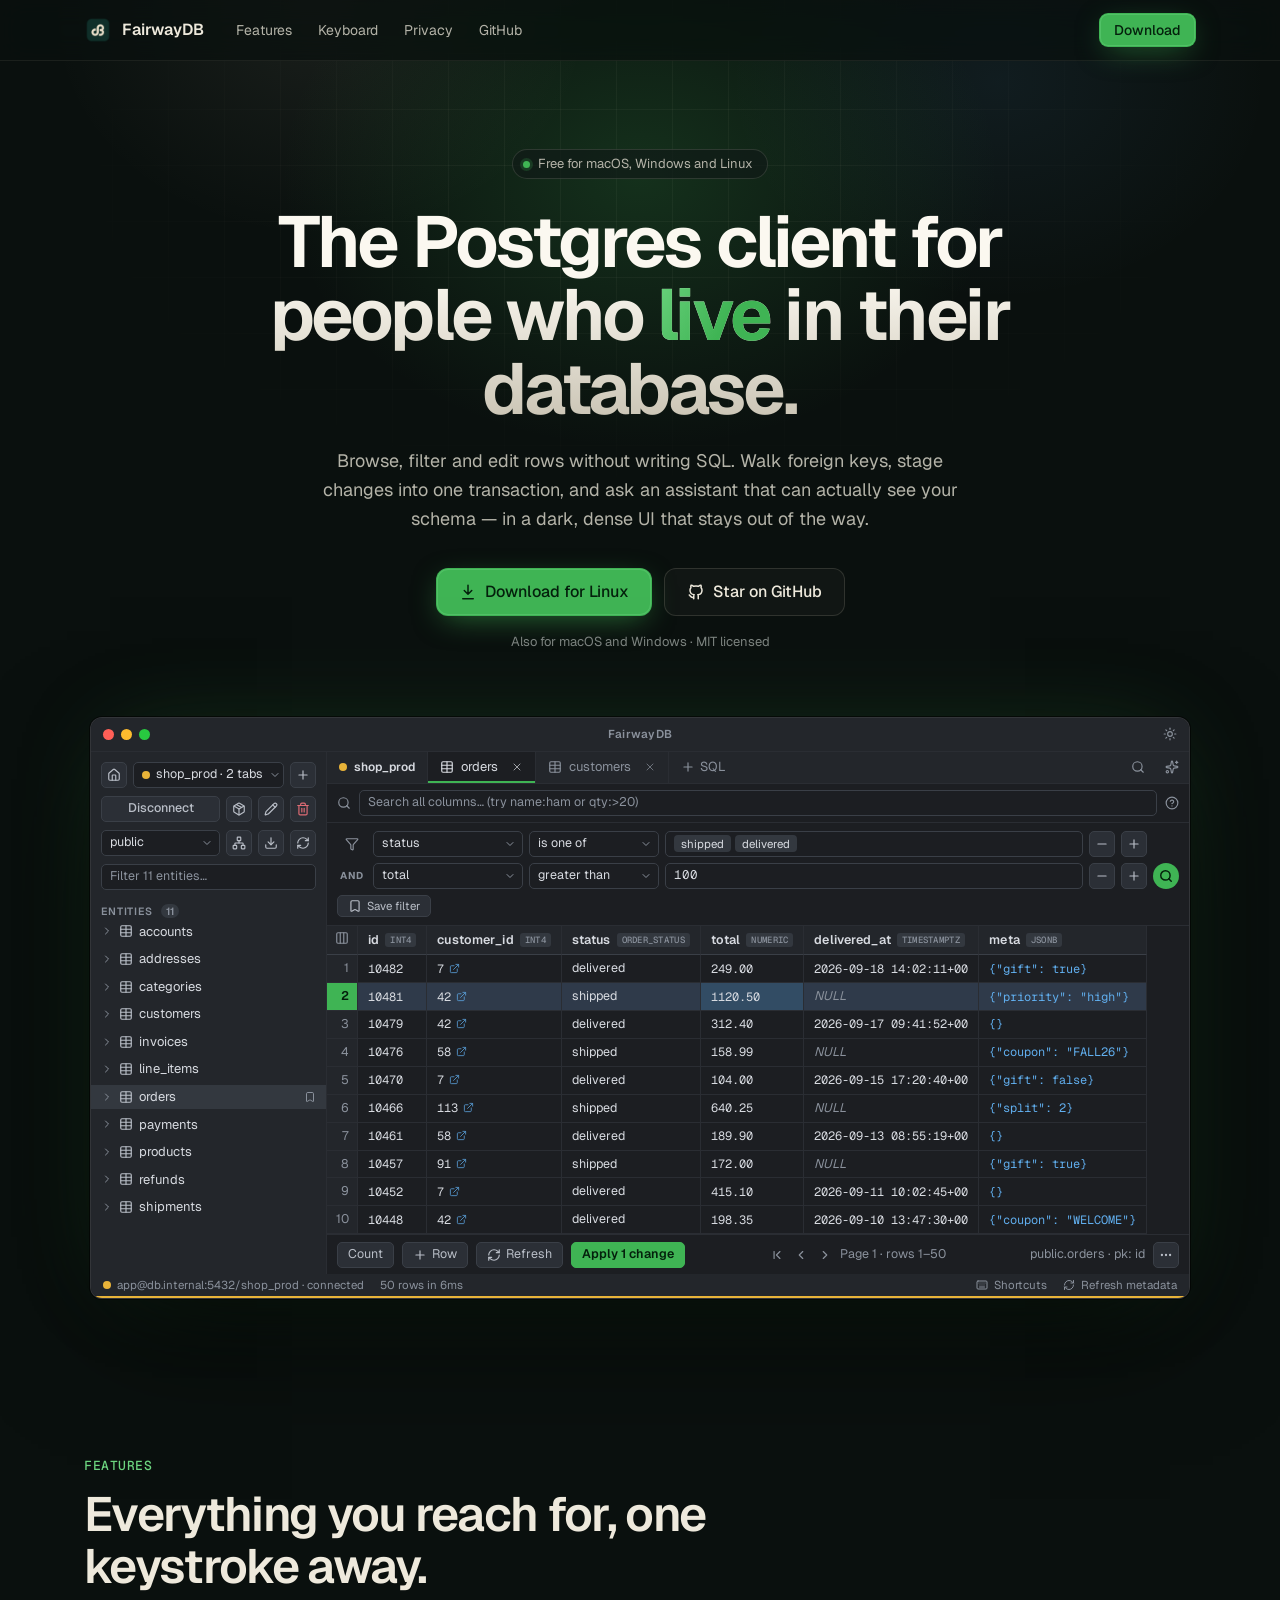
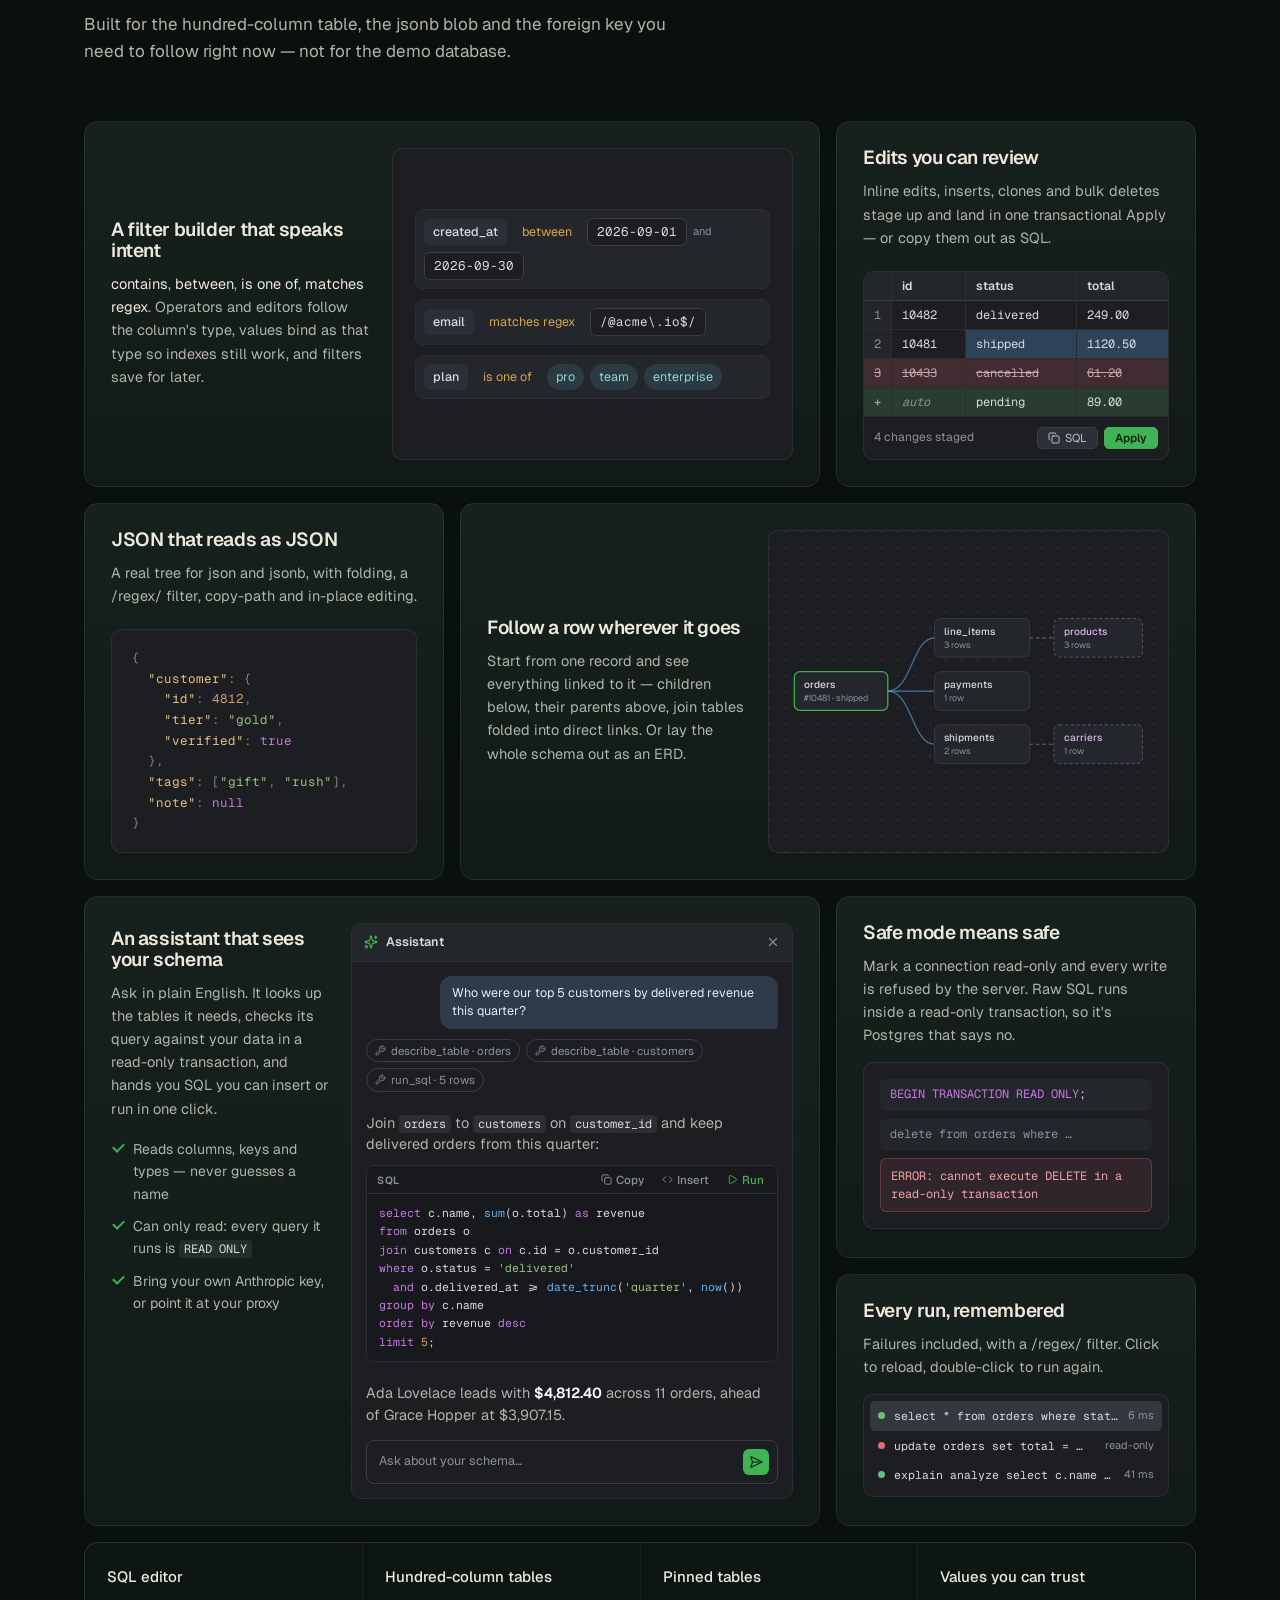
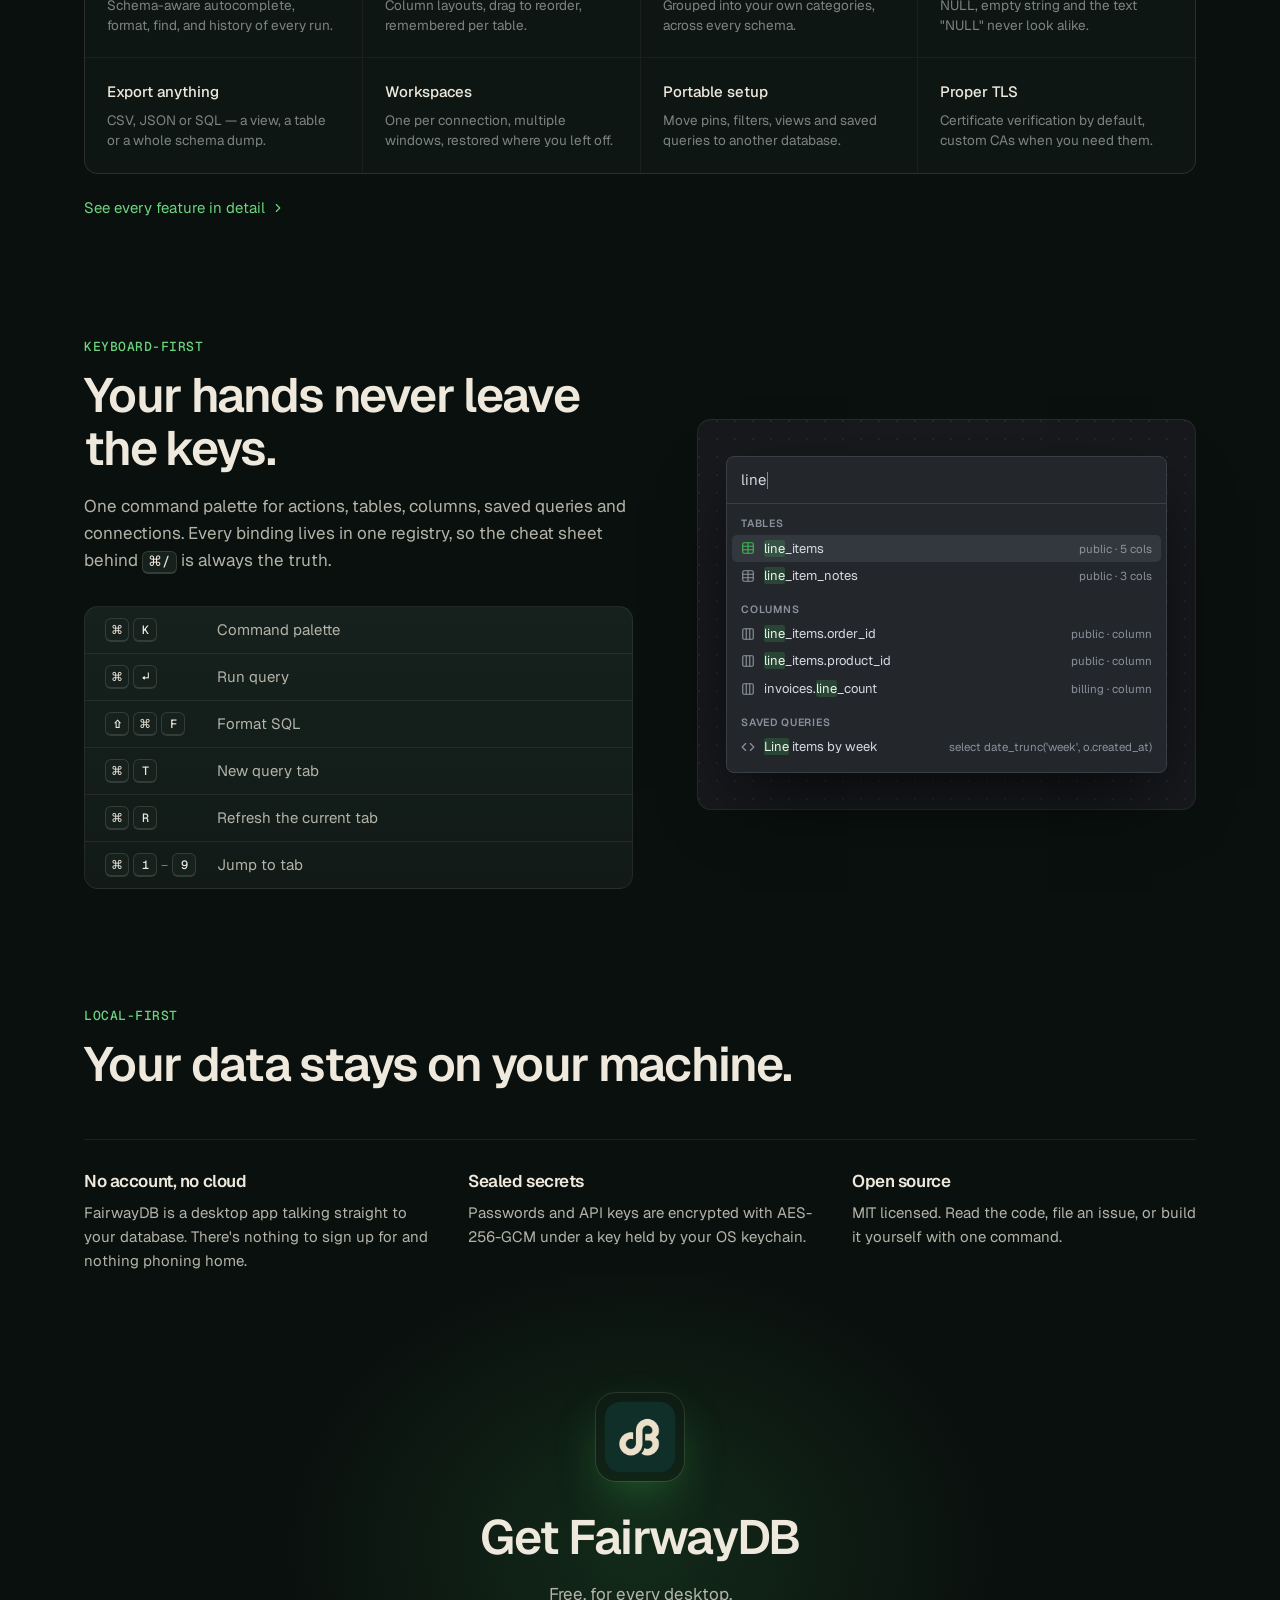
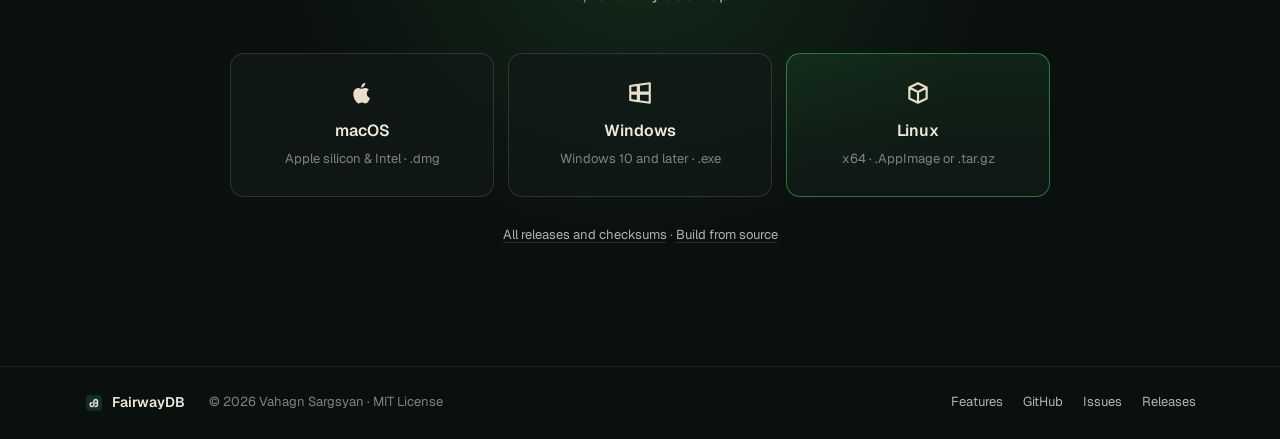
<file: index.html>
<!doctype html>
<html lang="en">
  <head>
    <meta charset="utf-8" />
    <meta name="viewport" content="width=device-width, initial-scale=1" />
    <title>FairwayDB — The Postgres client for people who live in their database</title>
    <meta
      name="description"
      content="A fast, keyboard-first desktop client for PostgreSQL. Filter and edit rows without writing SQL, walk foreign keys, and ask an assistant that can see your schema. Free for macOS, Windows and Linux."
    />
    <meta name="theme-color" content="#0a100e" />
    <meta property="og:title" content="FairwayDB" />
    <meta property="og:description" content="The Postgres client for people who live in their database." />
    <meta property="og:type" content="website" />
    <meta property="og:image" content="assets/icon.png" />
    <link rel="icon" type="image/png" href="assets/favicon.png" />
    <link rel="apple-touch-icon" href="assets/apple-touch-icon.png" />
    <link rel="preconnect" href="https://fonts.googleapis.com" />
    <link rel="preconnect" href="https://fonts.gstatic.com" crossorigin />
    <link
      href="https://fonts.googleapis.com/css2?family=Geist:wght@400;500;600;700&family=Geist+Mono:wght@400;500&display=swap"
      rel="stylesheet"
    />
    <link rel="stylesheet" href="css/base.css" />
    <link rel="stylesheet" href="css/nav.css" />
    <link rel="stylesheet" href="css/app.css" />
    <link rel="stylesheet" href="css/viz.css" />
    <link rel="stylesheet" href="css/home.css" />
  </head>
  <body>
    <script src="js/icons.js"></script>
    <header class="nav">
      <div class="wrap nav-inner">
        <a class="brand" href="#top" aria-label="FairwayDB home">
          <img src="assets/icon.png" alt="" width="28" height="28" />
          <span>FairwayDB</span>
        </a>
        <nav class="nav-links" aria-label="Primary">
          <a href="features.html">Features</a>
          <a href="#keyboard">Keyboard</a>
          <a href="#privacy">Privacy</a>
          <a href="https://github.com/vahagnsarg/FairwayDB-releases" class="nav-gh">GitHub</a>
        </nav>
        <a class="btn btn-sm btn-primary" href="#download">Download</a>
      </div>
    </header>

    <main id="top">
      <!-- Hero ---------------------------------------------------------------->
      <section class="hero">
        <div class="glow" aria-hidden="true"></div>
        <div class="wrap hero-copy">
          <a class="pill" href="#download">
            <span class="pill-dot"></span>
            <span data-version>Free for macOS, Windows and Linux</span>
          </a>
          <h1>The Postgres client for people who <em>live</em> in their database.</h1>
          <p class="lede">
            Browse, filter and edit rows without writing SQL. Walk foreign keys, stage changes into one
            transaction, and ask an assistant that can actually see your schema — in a dark, dense UI that
            stays out of the way.
          </p>
          <div class="cta">
            <a class="btn btn-lg btn-primary" href="#download" data-primary-download>
              <svg class="i" viewBox="0 0 24 24" aria-hidden="true">
                <path d="M12 3v12m0 0-5-5m5 5 5-5M5 21h14" />
              </svg>
              <span data-primary-label>Download</span>
            </a>
            <a class="btn btn-lg btn-ghost" href="https://github.com/vahagnsarg/FairwayDB-releases">
              <svg class="i" viewBox="0 0 24 24" aria-hidden="true">
                <path
                  d="M9 19c-4.3 1.4-4.3-2.5-6-3m12 5v-3.5c0-1 .1-1.4-.5-2 2.8-.3 5.5-1.4 5.5-6a4.6 4.6 0 0 0-1.3-3.2 4.2 4.2 0 0 0-.1-3.2s-1.1-.3-3.5 1.3a12.3 12.3 0 0 0-6.2 0C6.5 2.8 5.4 3.1 5.4 3.1a4.2 4.2 0 0 0-.1 3.2A4.6 4.6 0 0 0 4 9.5c0 4.6 2.7 5.7 5.5 6-.6.6-.6 1.2-.5 2V21"
                />
              </svg>
              Star on GitHub
            </a>
          </div>
          <p class="fine" data-platform-note>Also for Windows and Linux · MIT licensed</p>
        </div>

        <!-- The app, drawn in HTML from its own layout and tokens so it stays crisp at any size. -->
        <div class="wrap">
          <div class="app" role="img" aria-label="FairwayDB with a filtered orders table open">
            <div class="app-titlebar">
              <span class="lights"><i></i><i></i><i></i></span>
              <span class="app-title">FairwayDB</span>
              <span class="app-title-actions"
                ><svg class="ic"><use href="#i-sun" /></svg
              ></span>
            </div>
            <div class="app-body">
              <aside class="app-side">
                <div class="side-row">
                  <span class="abtn"
                    ><svg class="ic"><use href="#i-house" /></svg
                  ></span>
                  <span class="aselect"
                    ><i class="cdot"></i>shop_prod · 2 tabs<svg class="ic dd">
                      <use href="#i-chevron-down" /></svg
                  ></span>
                  <span class="abtn"
                    ><svg class="ic"><use href="#i-plus" /></svg
                  ></span>
                </div>
                <div class="side-row">
                  <span class="abtn wide">Disconnect</span>
                  <span class="abtn"
                    ><svg class="ic"><use href="#i-package" /></svg
                  ></span>
                  <span class="abtn"
                    ><svg class="ic"><use href="#i-pencil" /></svg
                  ></span>
                  <span class="abtn danger"
                    ><svg class="ic"><use href="#i-trash" /></svg
                  ></span>
                </div>
                <div class="side-row">
                  <span class="aselect"
                    >public<svg class="ic dd"><use href="#i-chevron-down" /></svg
                  ></span>
                  <span class="abtn"
                    ><svg class="ic"><use href="#i-network" /></svg
                  ></span>
                  <span class="abtn"
                    ><svg class="ic"><use href="#i-download" /></svg
                  ></span>
                  <span class="abtn"
                    ><svg class="ic"><use href="#i-refresh-cw" /></svg
                  ></span>
                </div>
                <div class="ainput">Filter 11 entities…</div>
                <div class="side-head">Entities <span class="count">11</span></div>
                <div class="entity">
                  <svg class="ic chev"><use href="#i-chevron-right" /></svg
                  ><svg class="ic tbl"><use href="#i-table" /></svg><span>accounts</span>
                </div>
                <div class="entity">
                  <svg class="ic chev"><use href="#i-chevron-right" /></svg
                  ><svg class="ic tbl"><use href="#i-table" /></svg><span>addresses</span>
                </div>
                <div class="entity">
                  <svg class="ic chev"><use href="#i-chevron-right" /></svg
                  ><svg class="ic tbl"><use href="#i-table" /></svg><span>categories</span>
                </div>
                <div class="entity">
                  <svg class="ic chev"><use href="#i-chevron-right" /></svg
                  ><svg class="ic tbl"><use href="#i-table" /></svg><span>customers</span>
                </div>
                <div class="entity">
                  <svg class="ic chev"><use href="#i-chevron-right" /></svg
                  ><svg class="ic tbl"><use href="#i-table" /></svg><span>invoices</span>
                </div>
                <div class="entity">
                  <svg class="ic chev"><use href="#i-chevron-right" /></svg
                  ><svg class="ic tbl"><use href="#i-table" /></svg><span>line_items</span>
                </div>
                <div class="entity active">
                  <svg class="ic chev"><use href="#i-chevron-right" /></svg
                  ><svg class="ic tbl"><use href="#i-table" /></svg><span>orders</span
                  ><span class="pin"
                    ><svg class="ic"><use href="#i-bookmark" /></svg
                  ></span>
                </div>
                <div class="entity">
                  <svg class="ic chev"><use href="#i-chevron-right" /></svg
                  ><svg class="ic tbl"><use href="#i-table" /></svg><span>payments</span>
                </div>
                <div class="entity">
                  <svg class="ic chev"><use href="#i-chevron-right" /></svg
                  ><svg class="ic tbl"><use href="#i-table" /></svg><span>products</span>
                </div>
                <div class="entity">
                  <svg class="ic chev"><use href="#i-chevron-right" /></svg
                  ><svg class="ic tbl"><use href="#i-table" /></svg><span>refunds</span>
                </div>
                <div class="entity">
                  <svg class="ic chev"><use href="#i-chevron-right" /></svg
                  ><svg class="ic tbl"><use href="#i-table" /></svg><span>shipments</span>
                </div>
              </aside>
              <div class="app-main">
                <div class="app-tabbar">
                  <span class="ws-conn"><i class="cdot"></i>shop_prod</span>
                  <span class="atab active"
                    ><svg class="ic"><use href="#i-table" /></svg>orders<svg class="ic close">
                      <use href="#i-x" /></svg
                  ></span>
                  <span class="atab"
                    ><svg class="ic"><use href="#i-table" /></svg>customers<svg class="ic close">
                      <use href="#i-x" /></svg
                  ></span>
                  <span class="atab add"
                    ><svg class="ic"><use href="#i-plus" /></svg>SQL</span
                  >
                  <span class="spacer"></span>
                  <span class="tab-icon"
                    ><svg class="ic"><use href="#i-search" /></svg
                  ></span>
                  <span class="tab-icon"
                    ><svg class="ic"><use href="#i-sparkles" /></svg
                  ></span>
                </div>
                <div class="omnibox">
                  <svg class="ic"><use href="#i-search" /></svg
                  ><span class="ainput grow">Search all columns… (try name:ham or qty:&gt;20)</span
                  ><svg class="ic"><use href="#i-circle-help" /></svg>
                </div>
                <div class="filters">
                  <div class="fline">
                    <span class="flead"
                      ><svg class="ic"><use href="#i-funnel" /></svg
                    ></span>
                    <span class="aselect col"
                      >status<svg class="ic dd"><use href="#i-chevron-down" /></svg
                    ></span>
                    <span class="aselect op"
                      >is one of<svg class="ic dd"><use href="#i-chevron-down" /></svg
                    ></span>
                    <span class="ainput val"
                      ><span class="vchip">shipped</span><span class="vchip">delivered</span></span
                    >
                    <span class="abtn"
                      ><svg class="ic"><use href="#i-minus" /></svg
                    ></span>
                    <span class="abtn"
                      ><svg class="ic"><use href="#i-plus" /></svg
                    ></span>
                    <span class="run"></span>
                  </div>
                  <div class="fline">
                    <span class="flead join">AND</span>
                    <span class="aselect col"
                      >total<svg class="ic dd"><use href="#i-chevron-down" /></svg
                    ></span>
                    <span class="aselect op"
                      >greater than<svg class="ic dd"><use href="#i-chevron-down" /></svg
                    ></span>
                    <span class="ainput val mono">100</span>
                    <span class="abtn"
                      ><svg class="ic"><use href="#i-minus" /></svg
                    ></span>
                    <span class="abtn"
                      ><svg class="ic"><use href="#i-plus" /></svg
                    ></span>
                    <span class="run go"
                      ><svg class="ic"><use href="#i-search" /></svg
                    ></span>
                  </div>
                  <span class="abtn text sm"
                    ><svg class="ic"><use href="#i-bookmark" /></svg>Save filter</span
                  >
                </div>
                <div class="grid-wrap">
                  <table class="agrid">
                    <thead>
                      <tr>
                        <th class="rownum">
                          <svg class="ic"><use href="#i-columns-3" /></svg>
                        </th>
                        <th><span class="tname">id</span><span class="ttype">int4</span></th>
                        <th><span class="tname">customer_id</span><span class="ttype">int4</span></th>
                        <th><span class="tname">status</span><span class="ttype">order_status</span></th>
                        <th><span class="tname">total</span><span class="ttype">numeric</span></th>
                        <th><span class="tname">delivered_at</span><span class="ttype">timestamptz</span></th>
                        <th><span class="tname">meta</span><span class="ttype">jsonb</span></th>
                      </tr>
                    </thead>
                    <tbody>
                      <tr>
                        <td class="rownum">1</td>
                        <td class="mono-cell">10482</td>
                        <td class="mono-cell">
                          7<span class="fk-jump"
                            ><svg class="ic"><use href="#i-external-link" /></svg
                          ></span>
                        </td>
                        <td>delivered</td>
                        <td class="mono-cell">249.00</td>
                        <td class="mono-cell">2026-09-18 14:02:11+00</td>
                        <td class="json">{"gift": true}</td>
                      </tr>
                      <tr class="selected">
                        <td class="rownum">2</td>
                        <td class="mono-cell">10481</td>
                        <td class="mono-cell">
                          42<span class="fk-jump"
                            ><svg class="ic"><use href="#i-external-link" /></svg
                          ></span>
                        </td>
                        <td>shipped</td>
                        <td class="mono-cell cell-modified">1120.50</td>
                        <td class="null">NULL</td>
                        <td class="json">{"priority": "high"}</td>
                      </tr>
                      <tr>
                        <td class="rownum">3</td>
                        <td class="mono-cell">10479</td>
                        <td class="mono-cell">
                          42<span class="fk-jump"
                            ><svg class="ic"><use href="#i-external-link" /></svg
                          ></span>
                        </td>
                        <td>delivered</td>
                        <td class="mono-cell">312.40</td>
                        <td class="mono-cell">2026-09-17 09:41:52+00</td>
                        <td class="json">{}</td>
                      </tr>
                      <tr>
                        <td class="rownum">4</td>
                        <td class="mono-cell">10476</td>
                        <td class="mono-cell">
                          58<span class="fk-jump"
                            ><svg class="ic"><use href="#i-external-link" /></svg
                          ></span>
                        </td>
                        <td>shipped</td>
                        <td class="mono-cell">158.99</td>
                        <td class="null">NULL</td>
                        <td class="json">{"coupon": "FALL26"}</td>
                      </tr>
                      <tr>
                        <td class="rownum">5</td>
                        <td class="mono-cell">10470</td>
                        <td class="mono-cell">
                          7<span class="fk-jump"
                            ><svg class="ic"><use href="#i-external-link" /></svg
                          ></span>
                        </td>
                        <td>delivered</td>
                        <td class="mono-cell">104.00</td>
                        <td class="mono-cell">2026-09-15 17:20:40+00</td>
                        <td class="json">{"gift": false}</td>
                      </tr>
                      <tr>
                        <td class="rownum">6</td>
                        <td class="mono-cell">10466</td>
                        <td class="mono-cell">
                          113<span class="fk-jump"
                            ><svg class="ic"><use href="#i-external-link" /></svg
                          ></span>
                        </td>
                        <td>shipped</td>
                        <td class="mono-cell">640.25</td>
                        <td class="null">NULL</td>
                        <td class="json">{"split": 2}</td>
                      </tr>
                      <tr>
                        <td class="rownum">7</td>
                        <td class="mono-cell">10461</td>
                        <td class="mono-cell">
                          58<span class="fk-jump"
                            ><svg class="ic"><use href="#i-external-link" /></svg
                          ></span>
                        </td>
                        <td>delivered</td>
                        <td class="mono-cell">189.90</td>
                        <td class="mono-cell">2026-09-13 08:55:19+00</td>
                        <td class="json">{}</td>
                      </tr>
                      <tr>
                        <td class="rownum">8</td>
                        <td class="mono-cell">10457</td>
                        <td class="mono-cell">
                          91<span class="fk-jump"
                            ><svg class="ic"><use href="#i-external-link" /></svg
                          ></span>
                        </td>
                        <td>shipped</td>
                        <td class="mono-cell">172.00</td>
                        <td class="null">NULL</td>
                        <td class="json">{"gift": true}</td>
                      </tr>
                      <tr>
                        <td class="rownum">9</td>
                        <td class="mono-cell">10452</td>
                        <td class="mono-cell">
                          7<span class="fk-jump"
                            ><svg class="ic"><use href="#i-external-link" /></svg
                          ></span>
                        </td>
                        <td>delivered</td>
                        <td class="mono-cell">415.10</td>
                        <td class="mono-cell">2026-09-11 10:02:45+00</td>
                        <td class="json">{}</td>
                      </tr>
                      <tr>
                        <td class="rownum">10</td>
                        <td class="mono-cell">10448</td>
                        <td class="mono-cell">
                          42<span class="fk-jump"
                            ><svg class="ic"><use href="#i-external-link" /></svg
                          ></span>
                        </td>
                        <td>delivered</td>
                        <td class="mono-cell">198.35</td>
                        <td class="mono-cell">2026-09-10 13:47:30+00</td>
                        <td class="json">{"coupon": "WELCOME"}</td>
                      </tr>
                    </tbody>
                  </table>
                </div>
                <div class="pager">
                  <span class="abtn text">Count</span>
                  <span class="abtn text"
                    ><svg class="ic"><use href="#i-plus" /></svg>Row</span
                  >
                  <span class="abtn text"
                    ><svg class="ic"><use href="#i-refresh-cw" /></svg>Refresh</span
                  >
                  <span class="abtn text primary">Apply 1 change</span>
                  <span class="spacer"></span>
                  <span class="pnav"
                    ><svg class="ic"><use href="#i-chevron-first" /></svg
                    ><svg class="ic"><use href="#i-chevron-left" /></svg
                    ><svg class="ic"><use href="#i-chevron-right" /></svg
                  ></span>
                  <span class="dim">Page 1 · rows 1–50</span>
                  <span class="spacer"></span>
                  <span class="dim">public.orders · pk: id</span>
                  <span class="abtn"
                    ><svg class="ic"><use href="#i-ellipsis" /></svg
                  ></span>
                </div>
              </div>
            </div>
            <div class="app-status">
              <span><i class="cdot"></i>app@db.internal:5432/shop_prod · connected</span>
              <span>50 rows in 6ms</span>
              <span class="spacer"></span>
              <span
                ><svg class="ic"><use href="#i-keyboard" /></svg>Shortcuts</span
              >
              <span
                ><svg class="ic"><use href="#i-refresh-cw" /></svg>Refresh metadata</span
              >
            </div>
          </div>
        </div>
      </section>

      <!-- Features ------------------------------------------------------------>
      <section class="section" id="features">
        <div class="wrap">
          <p class="eyebrow">Features</p>
          <h2>Everything you reach for, one keystroke away.</h2>
          <p class="section-lede">
            Built for the hundred-column table, the jsonb blob and the foreign key you need to follow right
            now — not for the demo database.
          </p>

          <div class="bento">
            <article class="card wide">
              <div class="card-copy">
                <h3>A filter builder that speaks intent</h3>
                <p>
                  <em>contains</em>, <em>between</em>, <em>is one of</em>, <em>matches regex</em>. Operators
                  and editors follow the column's type, values bind as that type so indexes still work, and
                  filters save for later.
                </p>
              </div>
              <div class="viz viz-filter">
                <div class="f-row">
                  <span class="f-col">created_at</span><span class="f-op">between</span
                  ><span class="f-val mono">2026-09-01</span><span class="f-and">and</span
                  ><span class="f-val mono">2026-09-30</span>
                </div>
                <div class="f-row">
                  <span class="f-col">email</span><span class="f-op">matches regex</span
                  ><span class="f-val mono">/@acme\.io$/</span>
                </div>
                <div class="f-row">
                  <span class="f-col">plan</span><span class="f-op">is one of</span
                  ><span class="f-tag">pro</span><span class="f-tag">team</span
                  ><span class="f-tag">enterprise</span>
                </div>
              </div>
            </article>

            <article class="card">
              <div class="card-copy">
                <h3>Edits you can review</h3>
                <p>
                  Inline edits, inserts, clones and bulk deletes stage up and land in one transactional Apply
                  — or copy them out as SQL.
                </p>
              </div>
              <div class="viz viz-stage">
                <table class="mgrid">
                  <thead>
                    <tr>
                      <th class="rownum"></th>
                      <th>id</th>
                      <th>status</th>
                      <th>total</th>
                    </tr>
                  </thead>
                  <tbody>
                    <tr>
                      <td class="rownum">1</td>
                      <td>10482</td>
                      <td>delivered</td>
                      <td>249.00</td>
                    </tr>
                    <tr>
                      <td class="rownum">2</td>
                      <td>10481</td>
                      <td class="mod">shipped</td>
                      <td class="mod">1120.50</td>
                    </tr>
                    <tr class="deleted">
                      <td class="rownum">3</td>
                      <td>10433</td>
                      <td>cancelled</td>
                      <td>61.20</td>
                    </tr>
                    <tr class="added">
                      <td class="rownum">+</td>
                      <td class="null">auto</td>
                      <td>pending</td>
                      <td>89.00</td>
                    </tr>
                  </tbody>
                </table>
                <div class="s-foot">
                  <span>4 changes staged</span>
                  <span class="spacer"></span>
                  <span class="abtn text sm"
                    ><svg class="ic"><use href="#i-copy" /></svg>SQL</span
                  >
                  <span class="abtn text sm primary">Apply</span>
                </div>
              </div>
            </article>

            <article class="card">
              <div class="card-copy">
                <h3>JSON that reads as JSON</h3>
                <p>
                  A real tree for json and jsonb, with folding, a /regex/ filter, copy-path and in-place
                  editing.
                </p>
              </div>
              <pre class="viz viz-json"><span class="p">{</span>
  <span class="k">"customer"</span><span class="p">:</span> <span class="p">{</span>
    <span class="k">"id"</span><span class="p">:</span> <span class="n">4812</span><span class="p">,</span>
    <span class="k">"tier"</span><span class="p">:</span> <span class="s">"gold"</span><span class="p">,</span>
    <span class="k">"verified"</span><span class="p">:</span> <span class="b">true</span>
  <span class="p">},</span>
  <span class="k">"tags"</span><span class="p">:</span> <span class="p">[</span><span class="s">"gift"</span><span class="p">,</span> <span class="s">"rush"</span><span class="p">],</span>
  <span class="k">"note"</span><span class="p">:</span> <span class="b">null</span>
<span class="p">}</span></pre>
            </article>

            <article class="card wide">
              <div class="card-copy">
                <h3>Follow a row wherever it goes</h3>
                <p>
                  Start from one record and see everything linked to it — children below, their parents above,
                  join tables folded into direct links. Or lay the whole schema out as an ERD.
                </p>
              </div>
              <div class="viz viz-graph">
                <svg viewBox="0 0 460 206" aria-hidden="true">
                  <g class="edge">
                    <path d="M130 103 C 160 103, 160 37, 188 37" />
                    <path d="M130 103 H 188" />
                    <path d="M130 103 C 160 103, 160 169, 188 169" />
                  </g>
                  <g class="edge up">
                    <path d="M306 37 H 336" />
                    <path d="M306 169 H 336" />
                  </g>
                  <g class="gnode root">
                    <rect x="14" y="79" width="116" height="48" rx="7" />
                    <text x="26" y="99" class="t">orders</text>
                    <text x="26" y="115" class="s">#10481 · shipped</text>
                  </g>
                  <g class="gnode">
                    <rect x="188" y="13" width="118" height="48" rx="7" />
                    <text x="200" y="33" class="t">line_items</text>
                    <text x="200" y="49" class="s">3 rows</text>
                  </g>
                  <g class="gnode">
                    <rect x="188" y="79" width="118" height="48" rx="7" />
                    <text x="200" y="99" class="t">payments</text>
                    <text x="200" y="115" class="s">1 row</text>
                  </g>
                  <g class="gnode">
                    <rect x="188" y="145" width="118" height="48" rx="7" />
                    <text x="200" y="165" class="t">shipments</text>
                    <text x="200" y="181" class="s">2 rows</text>
                  </g>
                  <g class="gnode up">
                    <rect x="336" y="13" width="110" height="48" rx="7" />
                    <text x="348" y="33" class="t">products</text>
                    <text x="348" y="49" class="s">3 rows</text>
                  </g>
                  <g class="gnode up">
                    <rect x="336" y="145" width="110" height="48" rx="7" />
                    <text x="348" y="165" class="t">carriers</text>
                    <text x="348" y="181" class="s">1 row</text>
                  </g>
                </svg>
              </div>
            </article>

            <article class="card wide assistant-card">
              <div class="card-copy">
                <h3>An assistant that sees your schema</h3>
                <p>
                  Ask in plain English. It looks up the tables it needs, checks its query against your data in
                  a read-only transaction, and hands you SQL you can insert or run in one click.
                </p>
                <ul class="ticks">
                  <li>Reads columns, keys and types — never guesses a name</li>
                  <li>Can only read: every query it runs is <code>READ ONLY</code></li>
                  <li>Bring your own Anthropic key, or point it at your proxy</li>
                </ul>
              </div>
              <div class="viz viz-chat">
                <div class="chat-head">
                  <svg class="ic spark"><use href="#i-sparkles" /></svg><b>Assistant</b
                  ><span class="spacer"></span><svg class="ic"><use href="#i-x" /></svg>
                </div>
                <div class="chat-body">
                  <div class="bubble me">Who were our top 5 customers by delivered revenue this quarter?</div>
                  <div class="tools">
                    <span class="tool"
                      ><svg class="ic"><use href="#i-wrench" /></svg>describe_table · orders</span
                    >
                    <span class="tool"
                      ><svg class="ic"><use href="#i-wrench" /></svg>describe_table · customers</span
                    >
                    <span class="tool"
                      ><svg class="ic"><use href="#i-wrench" /></svg>run_sql · 5 rows</span
                    >
                  </div>
                  <div class="reply">
                    <p>
                      Join <code>orders</code> to <code>customers</code> on <code>customer_id</code> and keep
                      delivered orders from this quarter:
                    </p>
                    <div class="code">
                      <div class="code-bar">
                        <span>SQL</span><span class="spacer"></span
                        ><span class="cbtn"
                          ><svg class="ic"><use href="#i-copy" /></svg>Copy</span
                        ><span class="cbtn"
                          ><svg class="ic"><use href="#i-code" /></svg>Insert</span
                        ><span class="cbtn"
                          ><svg class="ic"><use href="#i-play" /></svg>Run</span
                        >
                      </div>
                      <pre><span class="kw">select</span> c.name, <span class="fn">sum</span>(o.total) <span class="kw">as</span> revenue
<span class="kw">from</span> orders o
<span class="kw">join</span> customers c <span class="kw">on</span> c.id = o.customer_id
<span class="kw">where</span> o.status = <span class="str">'delivered'</span>
  <span class="kw">and</span> o.delivered_at &gt;= <span class="fn">date_trunc</span>(<span class="str">'quarter'</span>, <span class="fn">now</span>())
<span class="kw">group by</span> c.name
<span class="kw">order by</span> revenue <span class="kw">desc</span>
<span class="kw">limit</span> <span class="num">5</span>;</pre>
                    </div>
                    <p>
                      Ada Lovelace leads with <b>$4,812.40</b> across 11 orders, ahead of Grace Hopper at
                      $3,907.15.
                    </p>
                  </div>
                </div>
                <div class="chat-input">
                  Ask about your schema…<span class="send"
                    ><svg class="ic"><use href="#i-send-horizontal" /></svg
                  ></span>
                </div>
              </div>
            </article>

            <div class="stack">
              <article class="card compact">
                <div class="card-copy">
                  <h3>Safe mode means safe</h3>
                  <p>
                    Mark a connection read-only and every write is refused by the server. Raw SQL runs inside
                    a read-only transaction, so it's Postgres that says no.
                  </p>
                </div>
                <div class="viz viz-safe">
                  <div class="safe-line mono"><span class="kw">BEGIN TRANSACTION READ ONLY</span>;</div>
                  <div class="safe-line mono dim">delete from orders where …</div>
                  <div class="safe-err mono">ERROR: cannot execute DELETE in a read-only transaction</div>
                </div>
              </article>
              <article class="card compact">
                <div class="card-copy">
                  <h3>Every run, remembered</h3>
                  <p>Failures included, with a /regex/ filter. Click to reload, double-click to run again.</p>
                </div>
                <div class="viz viz-hist">
                  <div class="h-row">
                    <span class="h-ok"></span><code>select * from orders where status …</code
                    ><small>6 ms</small>
                  </div>
                  <div class="h-row">
                    <span class="h-err"></span><code>update orders set total = …</code
                    ><small>read-only</small>
                  </div>
                  <div class="h-row">
                    <span class="h-ok"></span><code>explain analyze select c.name …</code><small>41 ms</small>
                  </div>
                </div>
              </article>
            </div>
          </div>

          <ul class="more">
            <li>
              <b>SQL editor</b><span>Schema-aware autocomplete, format, find, and history of every run.</span>
            </li>
            <li>
              <b>Hundred-column tables</b><span>Column layouts, drag to reorder, remembered per table.</span>
            </li>
            <li><b>Pinned tables</b><span>Grouped into your own categories, across every schema.</span></li>
            <li>
              <b>Values you can trust</b><span>NULL, empty string and the text "NULL" never look alike.</span>
            </li>
            <li>
              <b>Export anything</b><span>CSV, JSON or SQL — a view, a table or a whole schema dump.</span>
            </li>
            <li>
              <b>Workspaces</b><span>One per connection, multiple windows, restored where you left off.</span>
            </li>
            <li>
              <b>Portable setup</b
              ><span>Move pins, filters, views and saved queries to another database.</span>
            </li>
            <li>
              <b>Proper TLS</b
              ><span>Certificate verification by default, custom CAs when you need them.</span>
            </li>
          </ul>
          <a class="see-all" href="features.html"
            >See every feature in detail<svg class="ic"><use href="#i-chevron-right" /></svg
          ></a>
        </div>
      </section>

      <!-- Keyboard ------------------------------------------------------------>
      <section class="section" id="keyboard">
        <div class="wrap split">
          <div>
            <p class="eyebrow">Keyboard-first</p>
            <h2>Your hands never leave the keys.</h2>
            <p class="section-lede">
              One command palette for actions, tables, columns, saved queries and connections. Every binding
              lives in one registry, so the cheat sheet behind <span class="kbd">⌘/</span> is always the
              truth.
            </p>
            <dl class="keys">
              <div>
                <dt><span class="kbd">⌘</span><span class="kbd">K</span></dt>
                <dd>Command palette</dd>
              </div>
              <div>
                <dt><span class="kbd">⌘</span><span class="kbd">↵</span></dt>
                <dd>Run query</dd>
              </div>
              <div>
                <dt><span class="kbd">⇧</span><span class="kbd">⌘</span><span class="kbd">F</span></dt>
                <dd>Format SQL</dd>
              </div>
              <div>
                <dt><span class="kbd">⌘</span><span class="kbd">T</span></dt>
                <dd>New query tab</dd>
              </div>
              <div>
                <dt><span class="kbd">⌘</span><span class="kbd">R</span></dt>
                <dd>Refresh the current tab</dd>
              </div>
              <div>
                <dt><span class="kbd">⌘</span><span class="kbd">1</span>–<span class="kbd">9</span></dt>
                <dd>Jump to tab</dd>
              </div>
            </dl>
          </div>
          <div class="palette-stage" aria-hidden="true">
            <div class="apalette" data-palette-demo>
              <div class="apalette-input"><span data-palette-q>line</span><span class="caret"></span></div>
              <div class="plist" data-palette-list>
                <div class="pgroup">Tables</div>
                <div class="prow on">
                  <svg class="ic tbl"><use href="#i-table" /></svg><span><mark>line</mark>_items</span
                  ><small>public · 5 cols</small>
                </div>
                <div class="prow">
                  <svg class="ic tbl"><use href="#i-table" /></svg><span><mark>line</mark>_item_notes</span
                  ><small>public · 3 cols</small>
                </div>
                <div class="pgroup">Columns</div>
                <div class="prow">
                  <svg class="ic"><use href="#i-columns-3" /></svg
                  ><span><mark>line</mark>_items.order_id</span><small>public · column</small>
                </div>
                <div class="prow">
                  <svg class="ic"><use href="#i-columns-3" /></svg
                  ><span><mark>line</mark>_items.product_id</span><small>public · column</small>
                </div>
                <div class="prow">
                  <svg class="ic"><use href="#i-columns-3" /></svg
                  ><span>invoices.<mark>line</mark>_count</span><small>billing · column</small>
                </div>
                <div class="pgroup">Saved queries</div>
                <div class="prow">
                  <svg class="ic"><use href="#i-code" /></svg><span><mark>Line</mark> items by week</span
                  ><small>select date_trunc('week', o.created_at)</small>
                </div>
              </div>
            </div>
          </div>
        </div>
      </section>

      <!-- Privacy ------------------------------------------------------------->
      <section class="section" id="privacy">
        <div class="wrap">
          <p class="eyebrow">Local-first</p>
          <h2>Your data stays on your machine.</h2>
          <div class="trio">
            <div>
              <h3>No account, no cloud</h3>
              <p>
                FairwayDB is a desktop app talking straight to your database. There's nothing to sign up for
                and nothing phoning home.
              </p>
            </div>
            <div>
              <h3>Sealed secrets</h3>
              <p>
                Passwords and API keys are encrypted with AES-256-GCM under a key held by your OS keychain.
              </p>
            </div>
            <div>
              <h3>Open source</h3>
              <p>MIT licensed. Read the code, file an issue, or build it yourself with one command.</p>
            </div>
          </div>
        </div>
      </section>

      <!-- Download ------------------------------------------------------------>
      <section class="section download" id="download">
        <div class="glow small" aria-hidden="true"></div>
        <div class="wrap">
          <img class="dl-icon" src="assets/icon.png" alt="" width="88" height="88" />
          <h2>Get FairwayDB</h2>
          <p class="section-lede center" data-version-line>Free, for every desktop.</p>
          <div class="platforms">
            <a
              class="platform"
              data-os="mac"
              href="https://github.com/vahagnsarg/FairwayDB-releases/releases/latest"
            >
              <svg class="i" viewBox="0 0 24 24" aria-hidden="true">
                <path
                  d="M16.4 12.6c0-2.3 1.9-3.4 2-3.5-1.1-1.6-2.8-1.8-3.4-1.8-1.4-.2-2.8.8-3.5.8s-1.8-.8-3-.8C7 7.3 5.6 8.2 4.8 9.6c-1.7 2.9-.4 7.2 1.2 9.6.8 1.2 1.7 2.4 3 2.4 1.2-.1 1.6-.8 3.1-.8s1.8.8 3.1.8c1.3 0 2.1-1.2 2.9-2.3.9-1.3 1.3-2.6 1.3-2.7-.1 0-2.9-1.1-3-4zM14 5.6c.7-.8 1.1-1.9 1-3-1 0-2.1.7-2.8 1.5-.6.7-1.2 1.8-1 2.9 1 .1 2.1-.6 2.8-1.4z"
                />
              </svg>
              <b>macOS</b>
              <span data-asset="mac">Apple silicon &amp; Intel · .dmg</span>
            </a>
            <a
              class="platform"
              data-os="win"
              href="https://github.com/vahagnsarg/FairwayDB-releases/releases/latest"
            >
              <svg class="i" viewBox="0 0 24 24" aria-hidden="true">
                <path d="M3 5.5 10 4.5v7H3zm8-1.1L21 3v8.5H11zM3 12.5h7v7l-7-1zm8 0h10V21l-10-1.4z" />
              </svg>
              <b>Windows</b>
              <span data-asset="win">Windows 10 and later · .exe</span>
            </a>
            <a
              class="platform"
              data-os="linux"
              href="https://github.com/vahagnsarg/FairwayDB-releases/releases/latest"
            >
              <svg class="i" viewBox="0 0 24 24" aria-hidden="true">
                <path d="M4 17V7l8-4 8 4v10l-8 4zM4 7l8 4 8-4M12 11v10" />
              </svg>
              <b>Linux</b>
              <span data-asset="linux">x64 · .AppImage or .tar.gz</span>
            </a>
          </div>
          <p class="fine center">
            <a href="https://github.com/vahagnsarg/FairwayDB-releases/releases">All releases and checksums</a>
            ·
            <a href="https://github.com/vahagnsarg/FairwayDB-releases#development">Build from source</a>
          </p>
        </div>
      </section>
    </main>

    <footer class="footer">
      <div class="wrap footer-inner">
        <span class="brand small"><img src="assets/icon.png" alt="" width="20" height="20" />FairwayDB</span>
        <span class="dim">© 2026 Vahagn Sargsyan · MIT License</span>
        <nav aria-label="Footer">
          <a href="features.html">Features</a>
          <a href="https://github.com/vahagnsarg/FairwayDB-releases">GitHub</a>
          <a href="https://github.com/vahagnsarg/FairwayDB-releases/issues">Issues</a>
          <a href="https://github.com/vahagnsarg/FairwayDB-releases/releases">Releases</a>
        </nav>
      </div>
    </footer>

    <script src="js/lib/filter.js" defer></script>
    <script src="js/lib/html.js" defer></script>
    <script src="js/lib/motion.js" defer></script>
    <script src="js/demos/palette.js" defer></script>
    <script src="js/download.js" defer></script>
  </body>
</html>
</file>
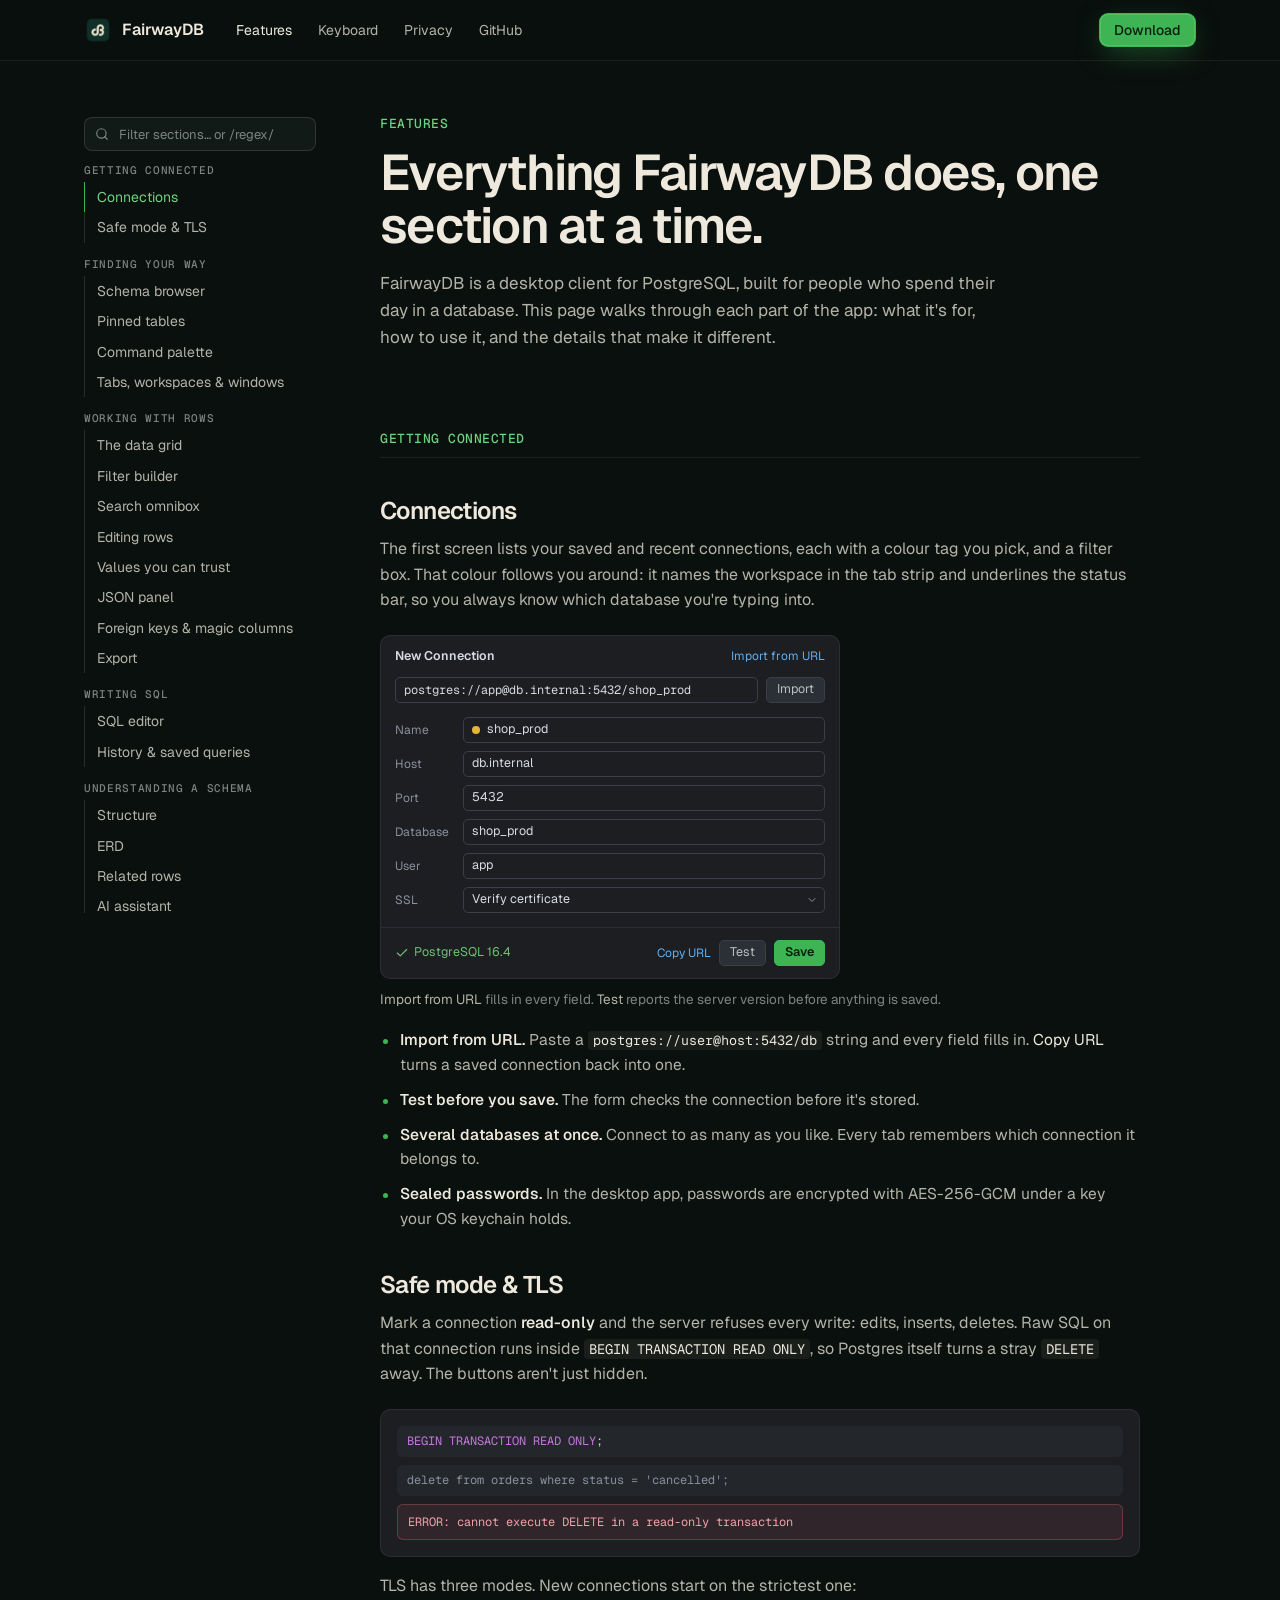
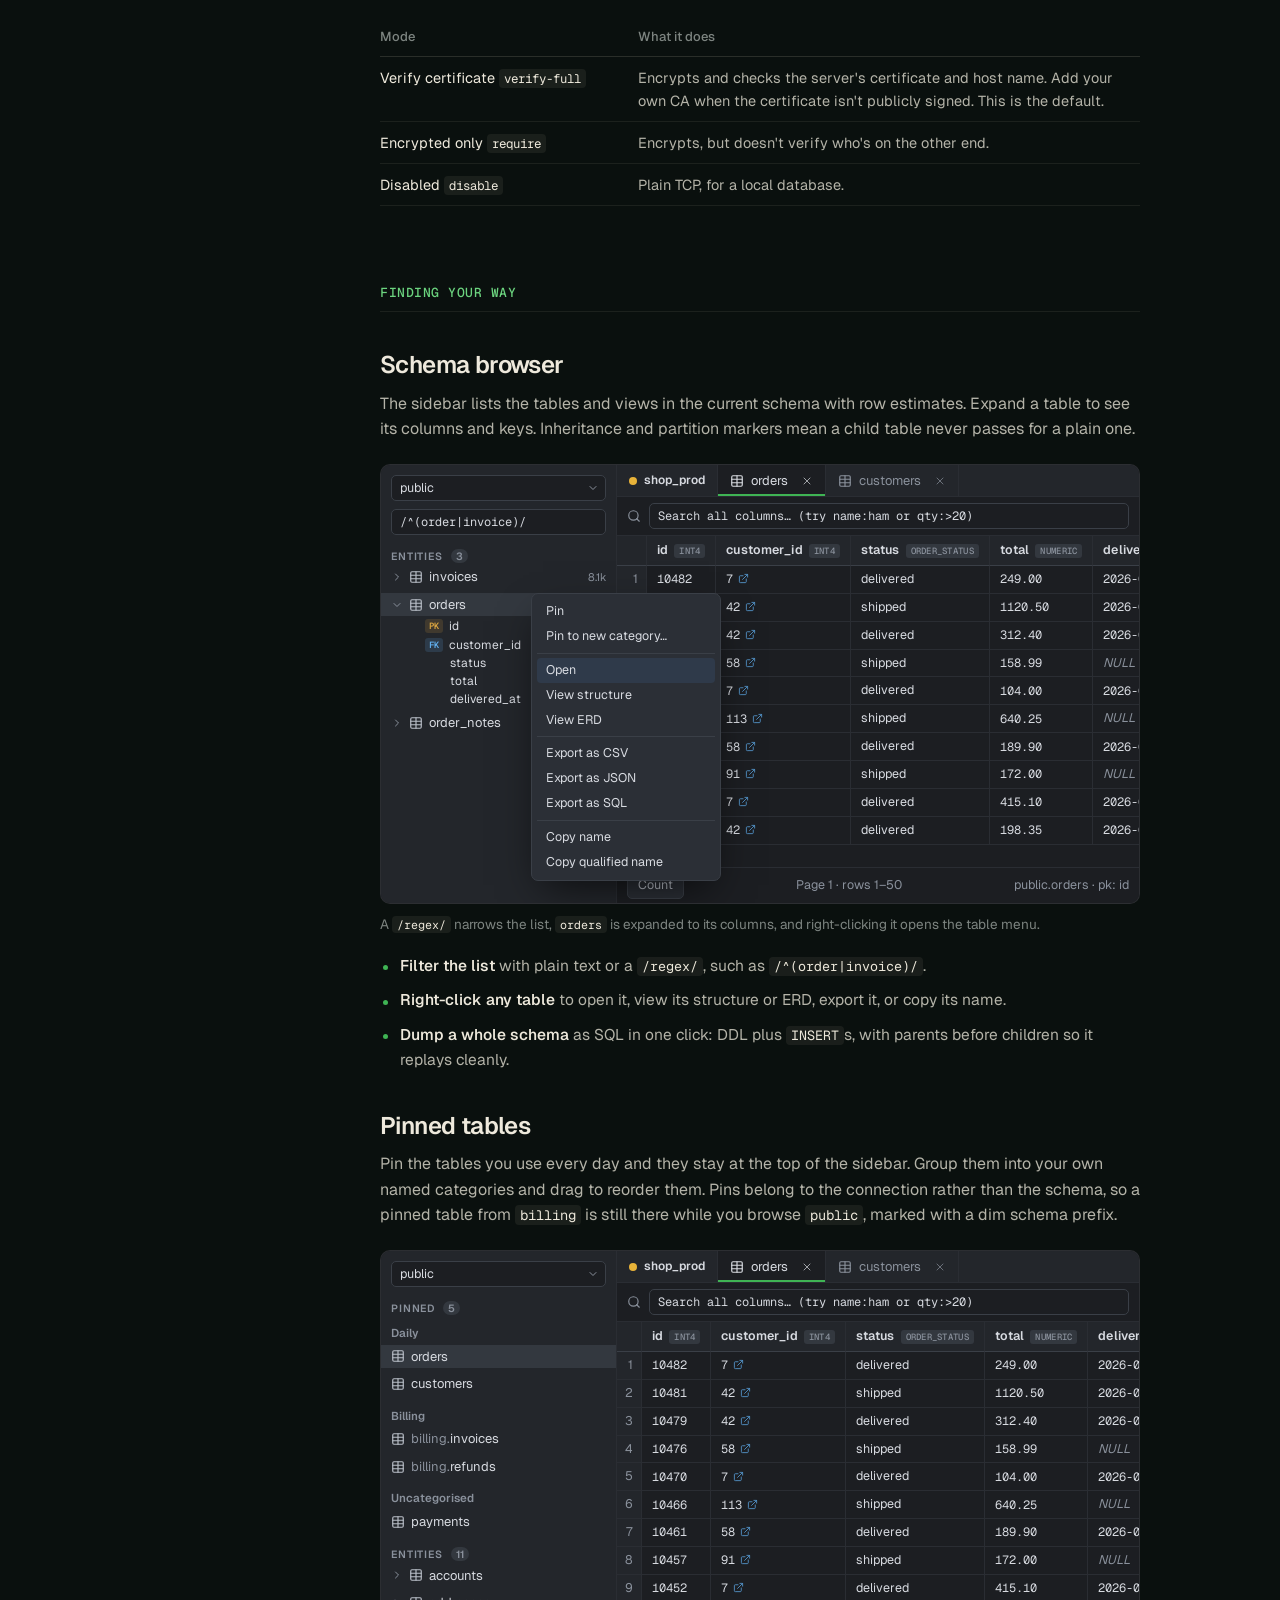
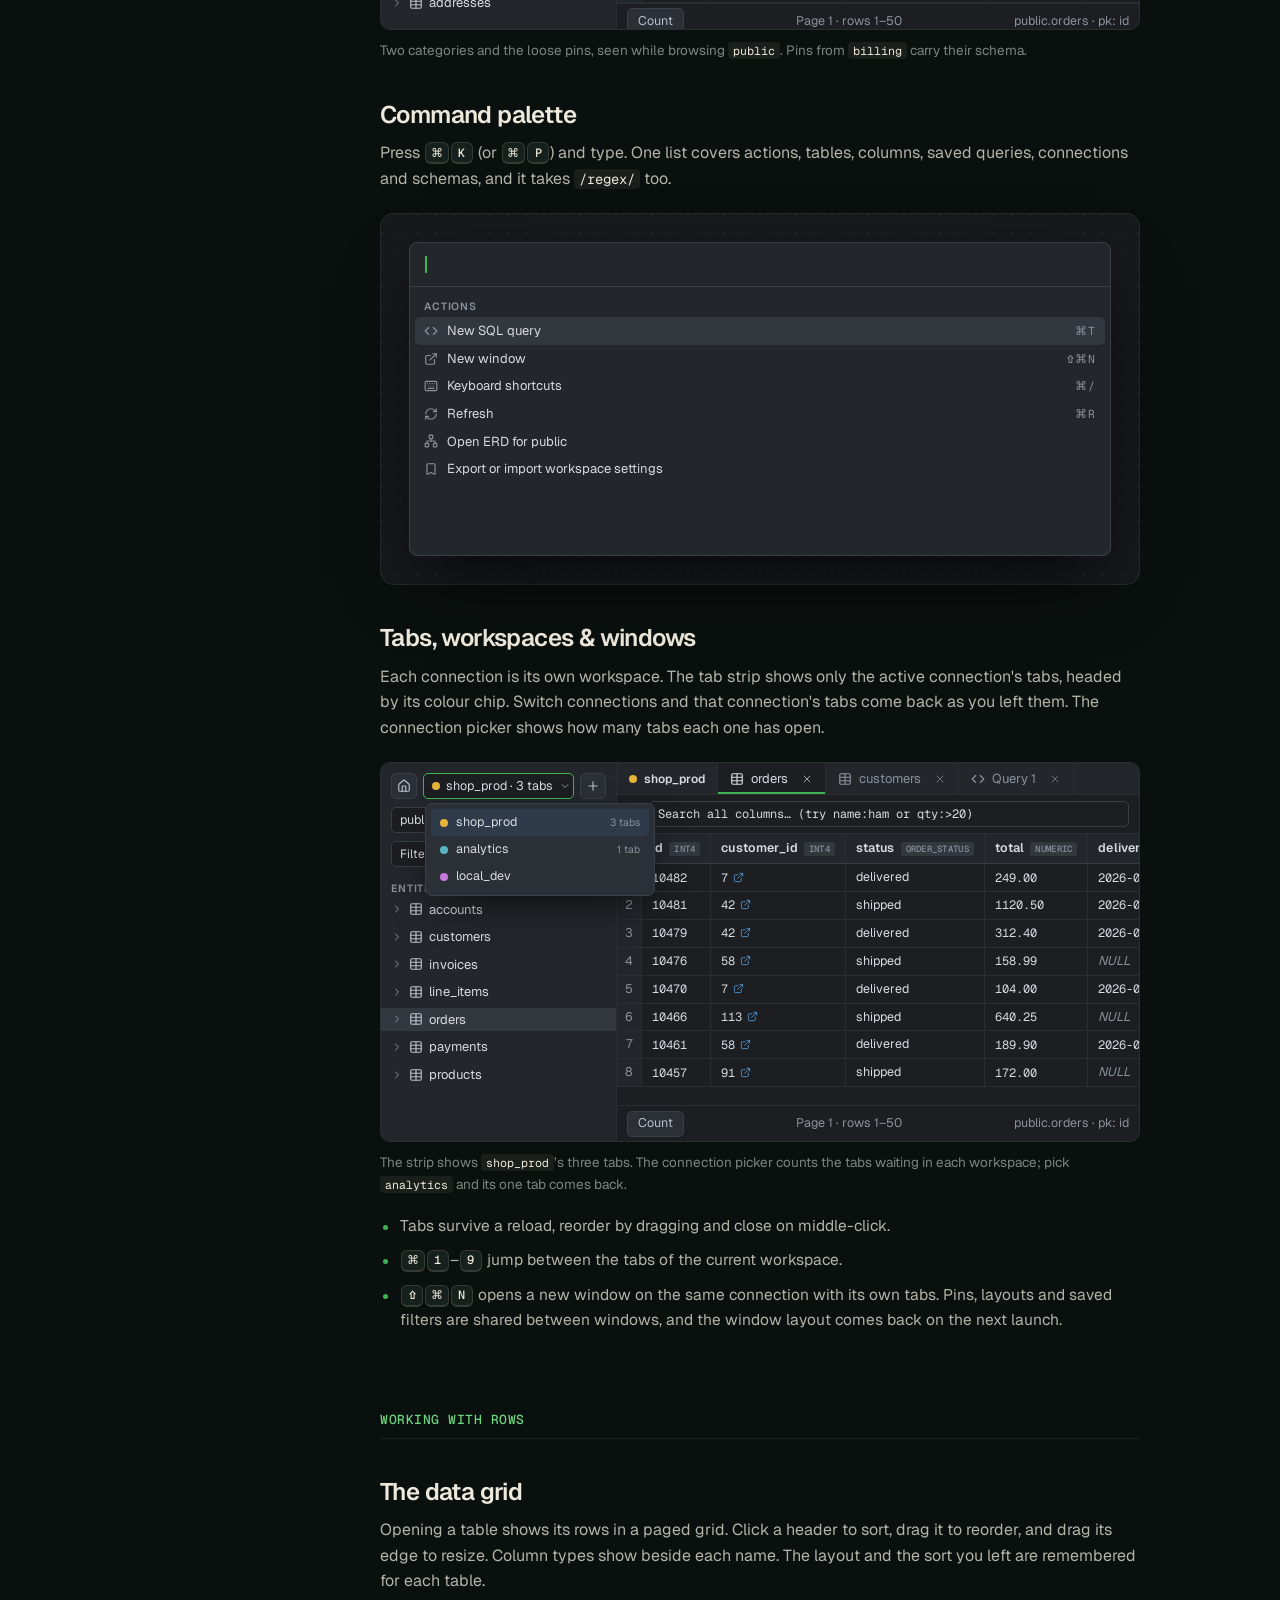
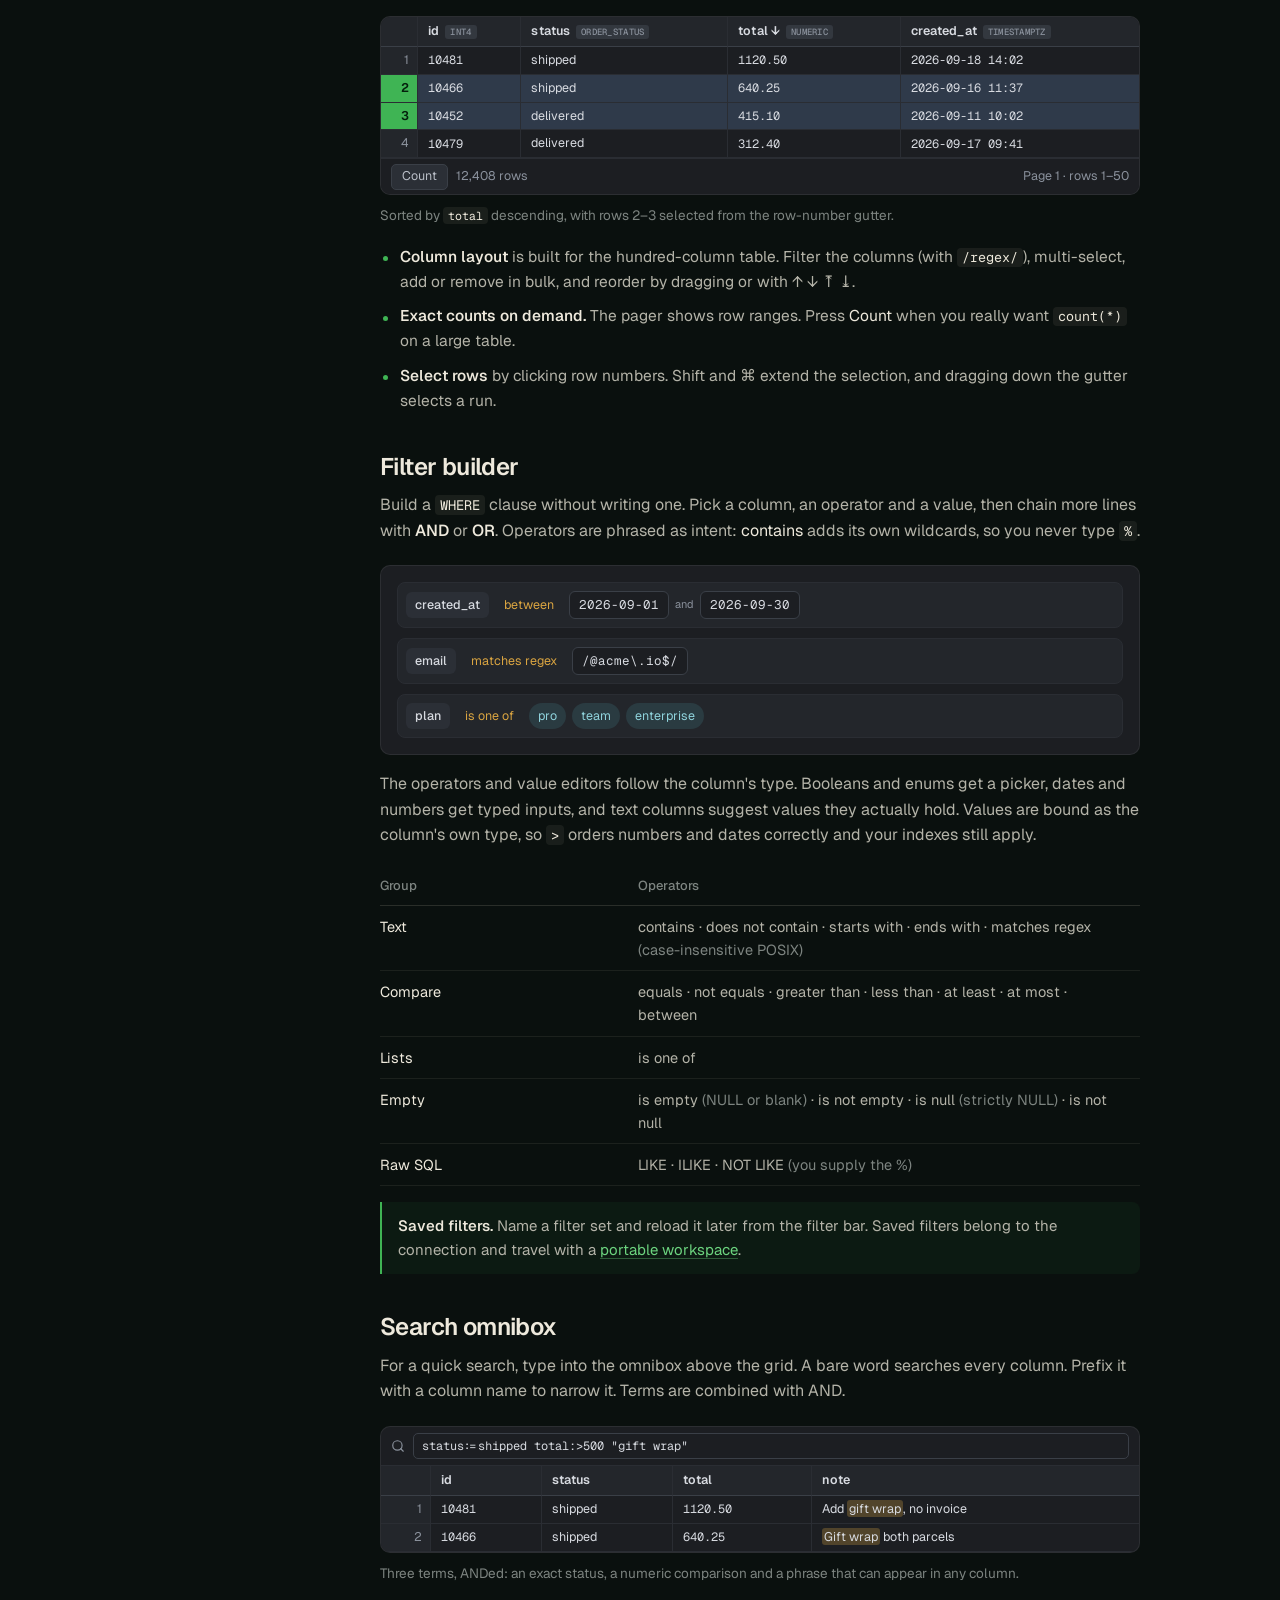
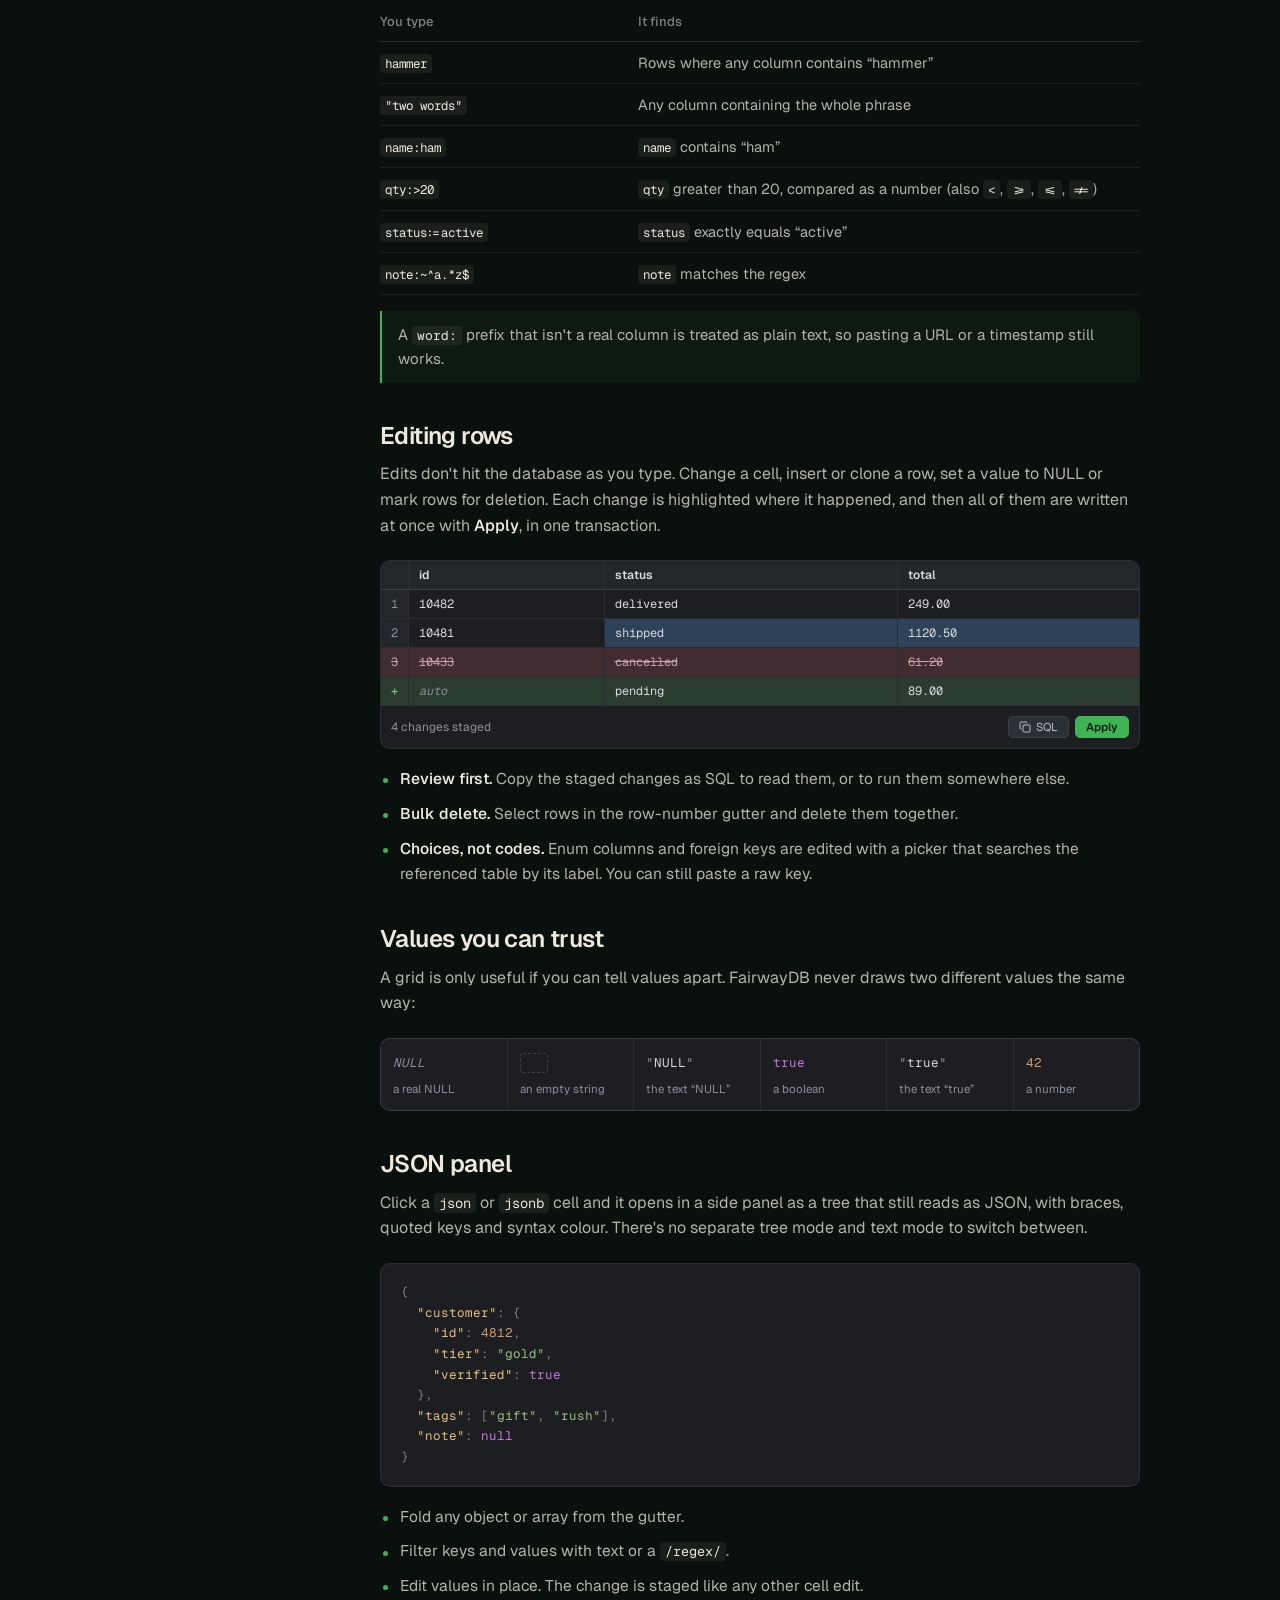
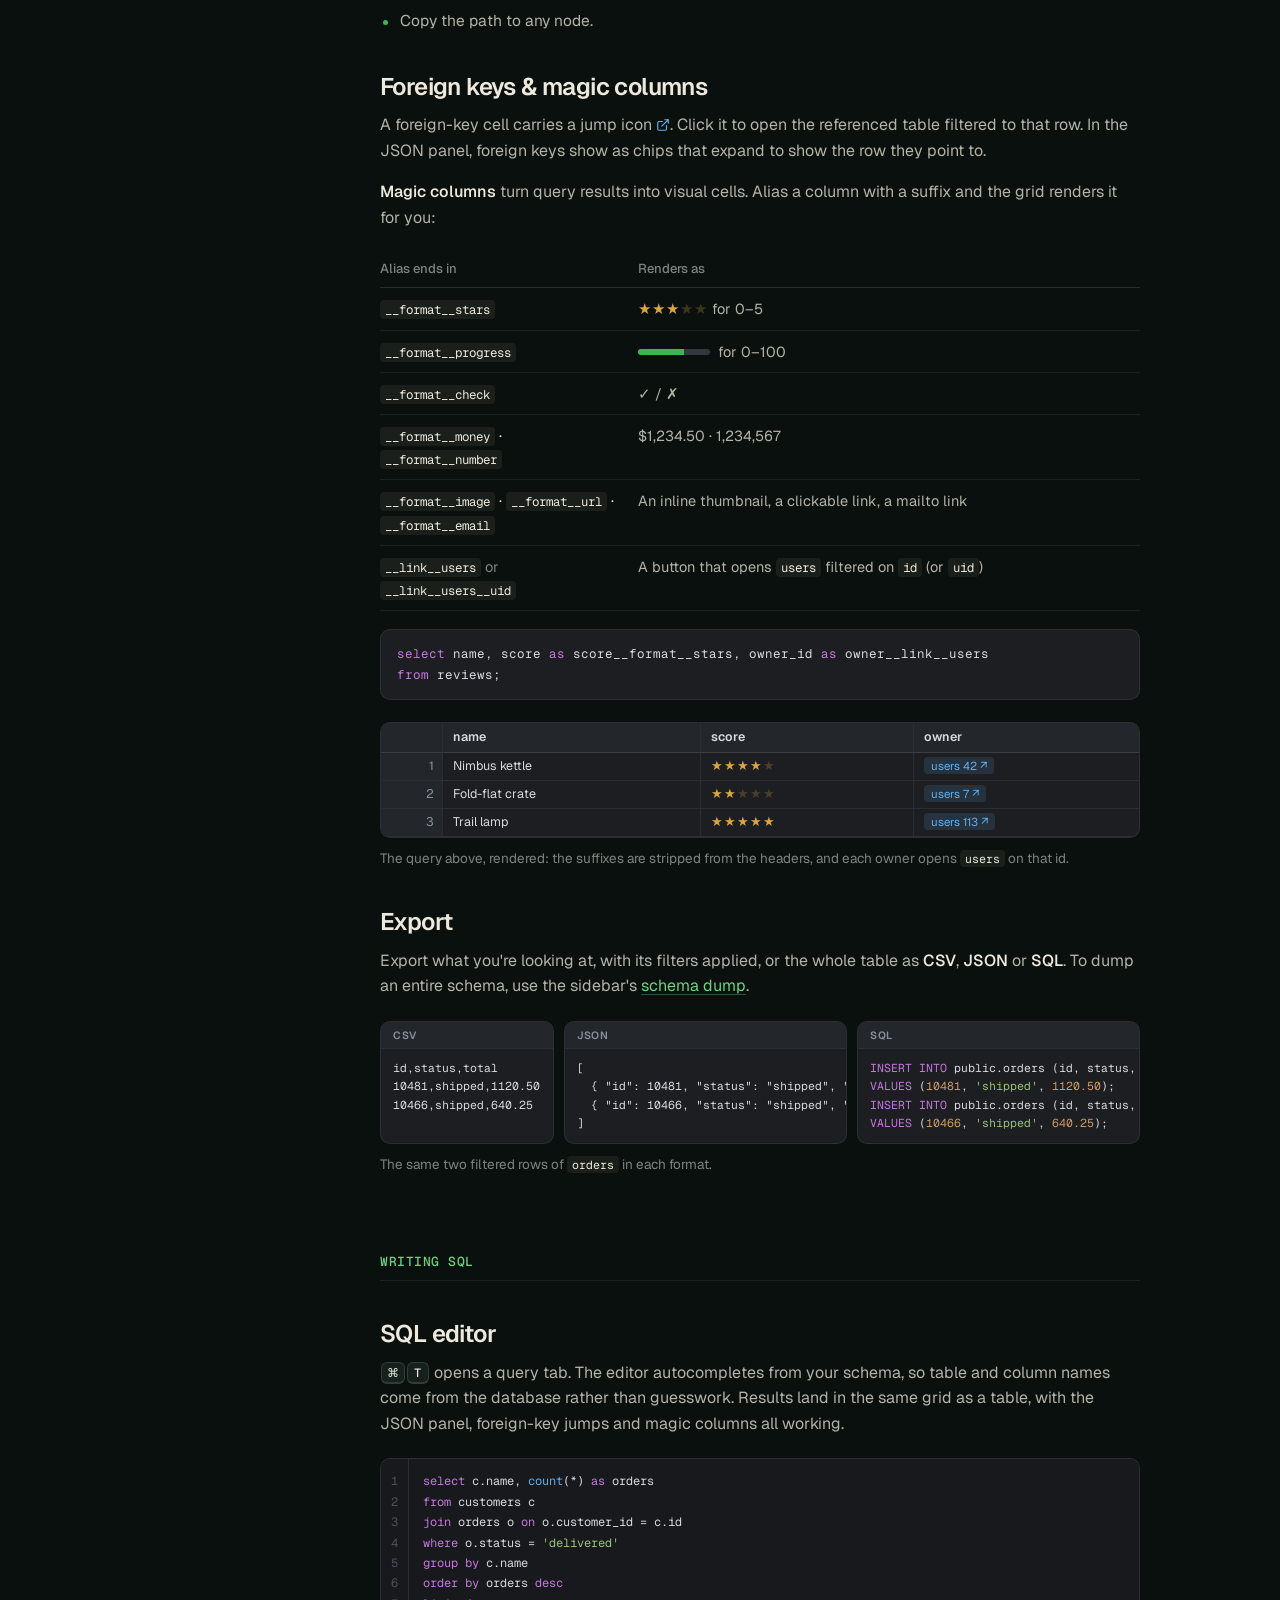
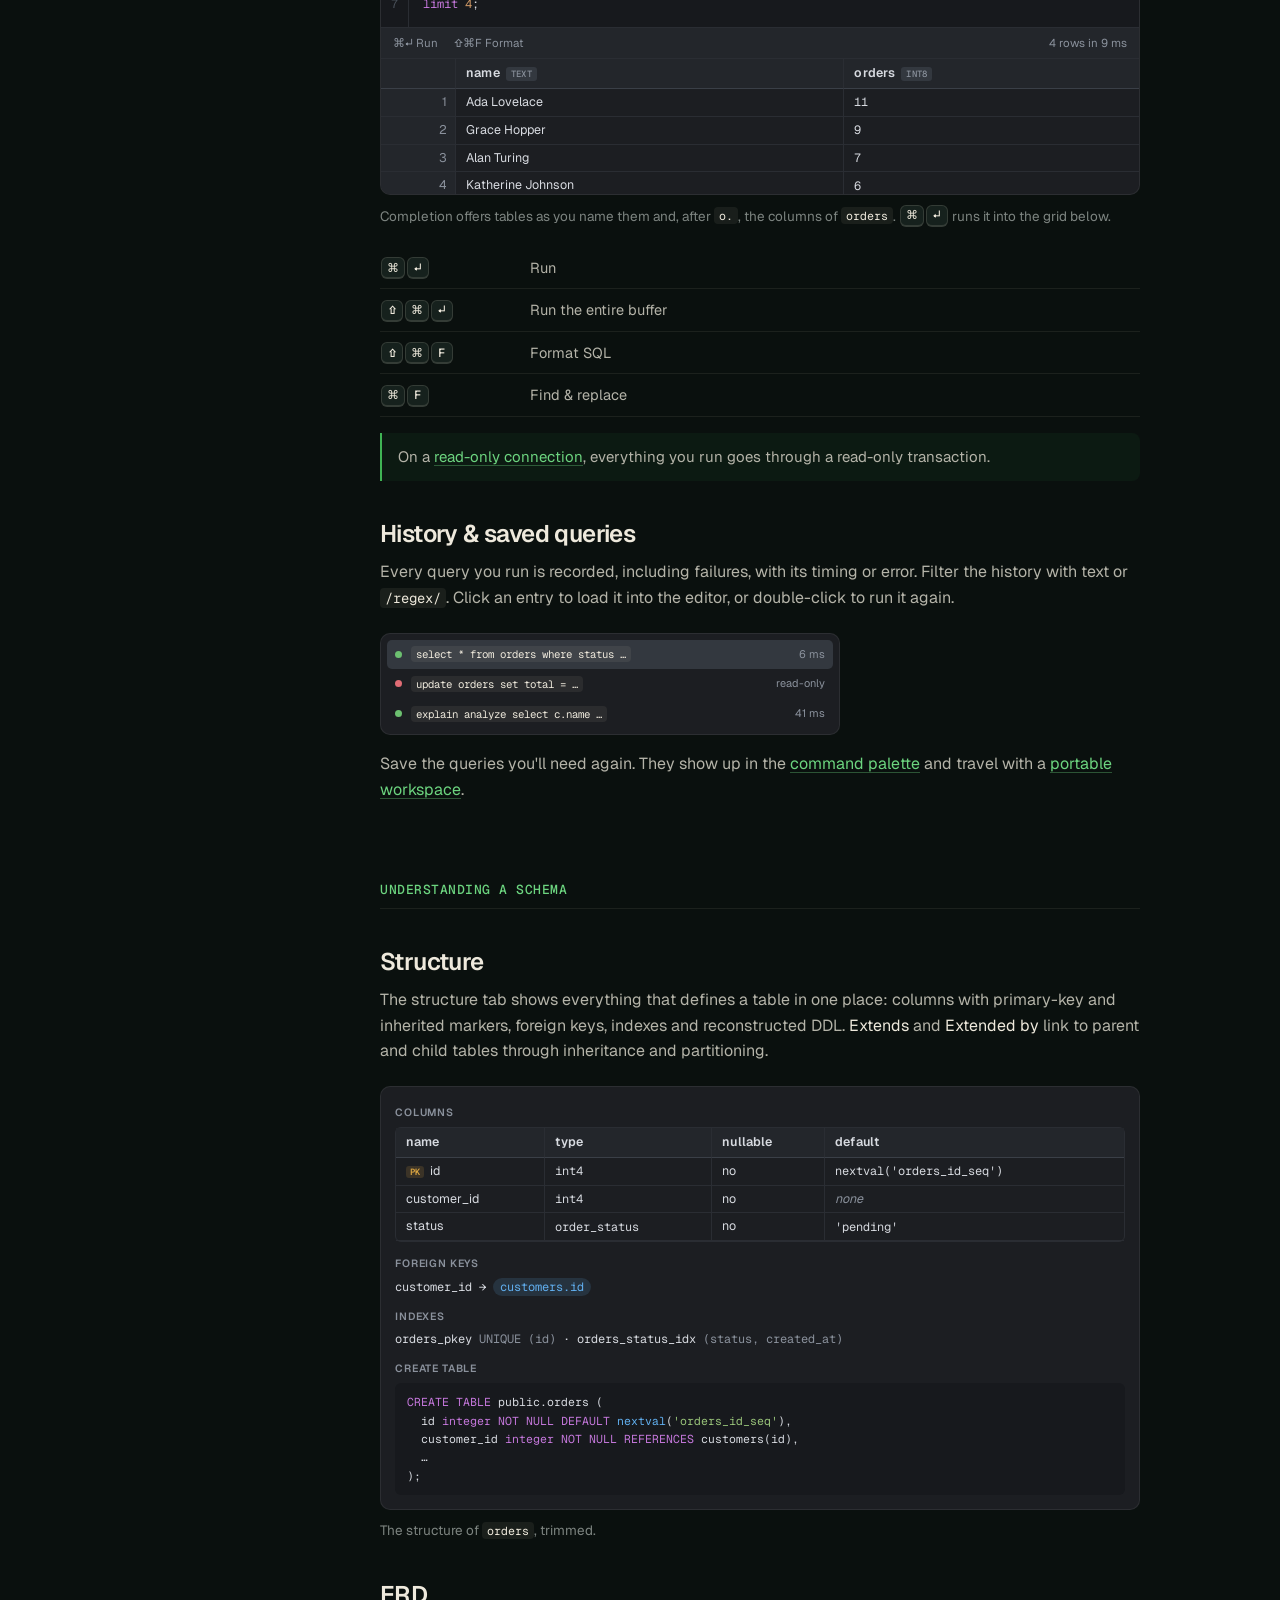
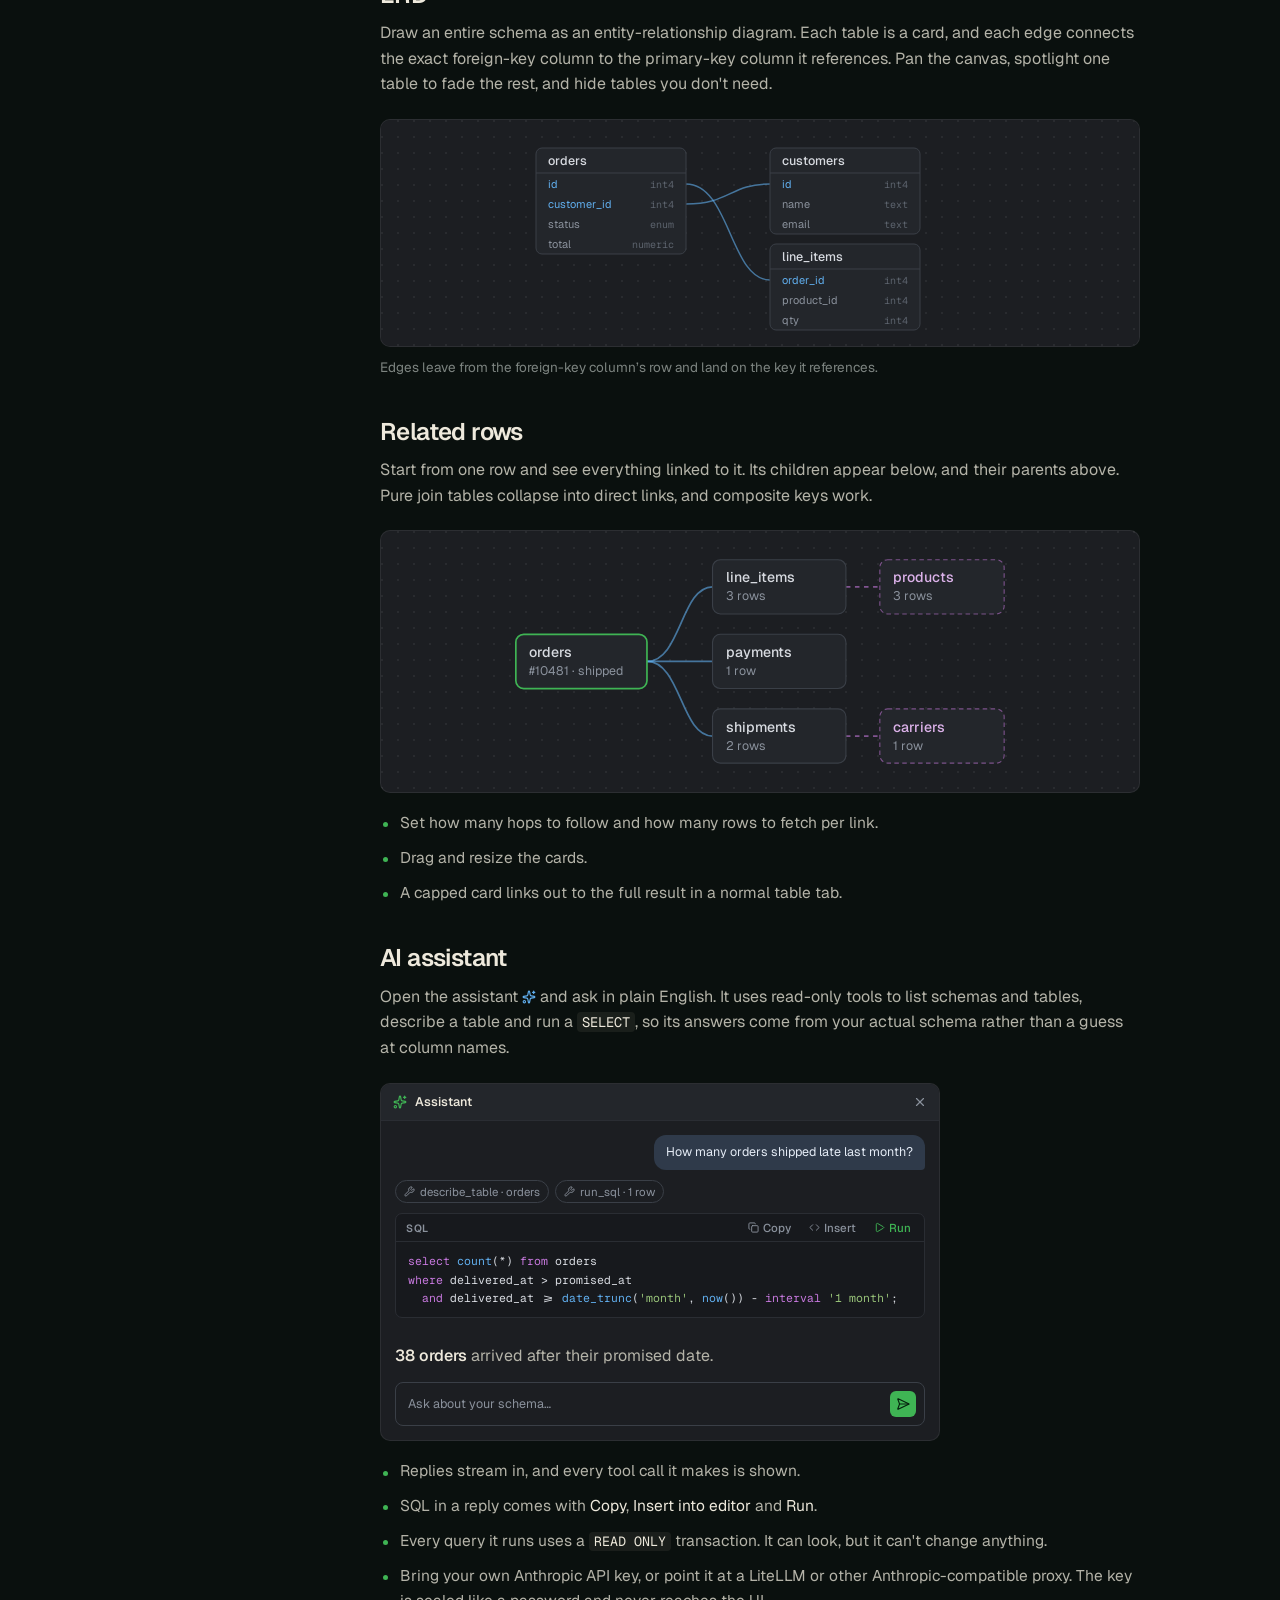
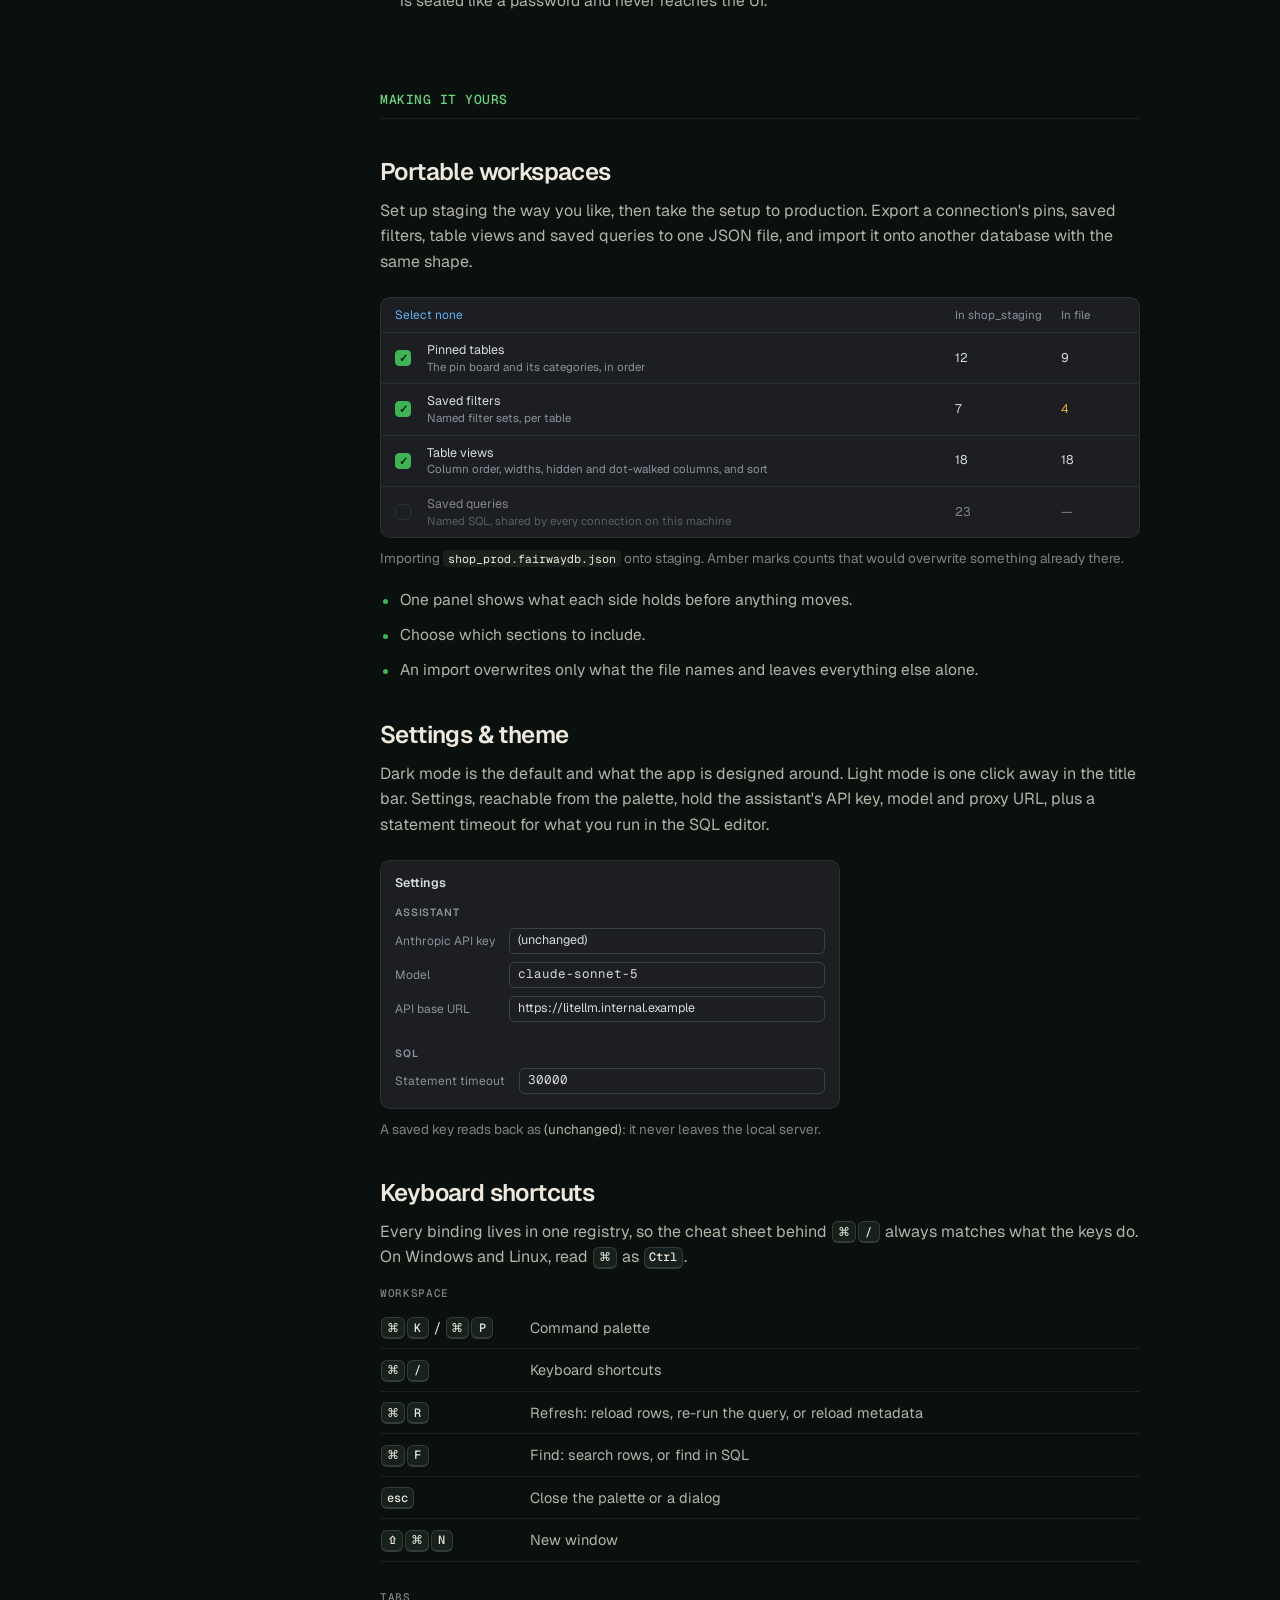
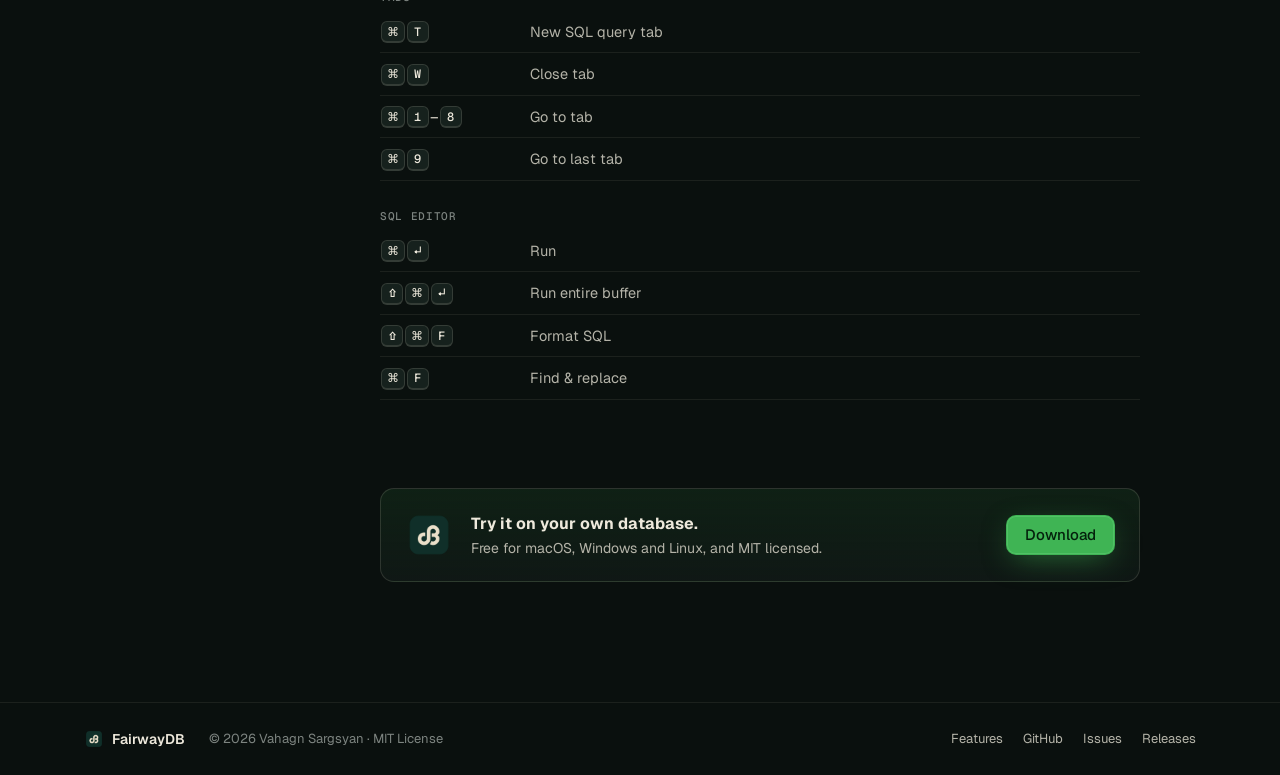
<file: features.html>
<!doctype html>
<html lang="en">
  <head>
    <meta charset="utf-8" />
    <meta name="viewport" content="width=device-width, initial-scale=1" />
    <title>Features · FairwayDB</title>
    <meta
      name="description"
      content="A tour of everything FairwayDB does: connections, the schema browser, filters, search, staged edits, the JSON panel, the SQL editor, structure, ERD, related rows, the AI assistant and the keyboard layer."
    />
    <meta name="theme-color" content="#0a100e" />
    <meta property="og:title" content="FairwayDB features" />
    <meta property="og:description" content="Every part of the Postgres client, one section at a time." />
    <meta property="og:type" content="website" />
    <meta property="og:image" content="assets/icon.png" />
    <link rel="icon" type="image/png" href="assets/favicon.png" />
    <link rel="apple-touch-icon" href="assets/apple-touch-icon.png" />
    <link rel="preconnect" href="https://fonts.googleapis.com" />
    <link rel="preconnect" href="https://fonts.gstatic.com" crossorigin />
    <link
      href="https://fonts.googleapis.com/css2?family=Geist:wght@400;500;600;700&family=Geist+Mono:wght@400;500&display=swap"
      rel="stylesheet"
    />
    <link rel="stylesheet" href="css/base.css" />
    <link rel="stylesheet" href="css/nav.css" />
    <link rel="stylesheet" href="css/app.css" />
    <link rel="stylesheet" href="css/viz.css" />
    <link rel="stylesheet" href="css/docs.css" />
    <link rel="stylesheet" href="css/examples.css" />
  </head>
  <body class="docs-page">
    <script src="js/icons.js"></script>
    <header class="nav">
      <div class="wrap nav-inner">
        <a class="brand" href="index.html" aria-label="FairwayDB home">
          <img src="assets/icon.png" alt="" width="28" height="28" />
          <span>FairwayDB</span>
        </a>
        <nav class="nav-links" aria-label="Primary">
          <a href="features.html" aria-current="page">Features</a>
          <a href="index.html#keyboard">Keyboard</a>
          <a href="index.html#privacy">Privacy</a>
          <a href="https://github.com/vahagnsarg/FairwayDB-releases" class="nav-gh">GitHub</a>
        </nav>
        <a class="btn btn-sm btn-primary" href="index.html#download">Download</a>
      </div>
    </header>

    <main class="wrap docs">
      <!-- Contents: a sticky rail on desktop, a disclosure above the article on narrow screens. -->
      <aside class="toc" aria-label="Features">
        <details class="toc-box" open data-toc>
          <summary>
            <span>On this page</span>
            <svg class="ic"><use href="#i-chevron-down" /></svg>
          </summary>
          <label class="toc-filter">
            <svg class="ic"><use href="#i-search" /></svg>
            <input type="search" placeholder="Filter sections… or /regex/" data-toc-filter />
          </label>
          <nav data-toc-nav>
            <p class="toc-group">Getting connected</p>
            <a href="#connections">Connections</a>
            <a href="#safety">Safe mode &amp; TLS</a>
            <p class="toc-group">Finding your way</p>
            <a href="#browser">Schema browser</a>
            <a href="#pins">Pinned tables</a>
            <a href="#palette">Command palette</a>
            <a href="#workspaces">Tabs, workspaces &amp; windows</a>
            <p class="toc-group">Working with rows</p>
            <a href="#grid">The data grid</a>
            <a href="#filters">Filter builder</a>
            <a href="#search">Search omnibox</a>
            <a href="#editing">Editing rows</a>
            <a href="#values">Values you can trust</a>
            <a href="#json">JSON panel</a>
            <a href="#links">Foreign keys &amp; magic columns</a>
            <a href="#export">Export</a>
            <p class="toc-group">Writing SQL</p>
            <a href="#editor">SQL editor</a>
            <a href="#history">History &amp; saved queries</a>
            <p class="toc-group">Understanding a schema</p>
            <a href="#structure">Structure</a>
            <a href="#erd">ERD</a>
            <a href="#related">Related rows</a>
            <a href="#assistant">AI assistant</a>
            <p class="toc-group">Making it yours</p>
            <a href="#portable">Portable workspaces</a>
            <a href="#settings">Settings &amp; theme</a>
            <a href="#shortcuts">Keyboard shortcuts</a>
            <p class="toc-empty" data-toc-empty hidden>No section matches.</p>
          </nav>
        </details>
      </aside>

      <article class="doc">
        <header class="doc-head">
          <p class="eyebrow">Features</p>
          <h1 class="doc-title">Everything FairwayDB does, one section at a time.</h1>
          <p class="section-lede">
            FairwayDB is a desktop client for PostgreSQL, built for people who spend their day in a database.
            This page walks through each part of the app: what it's for, how to use it, and the details that
            make it different.
          </p>
        </header>

        <!-- Getting connected ================================================= -->
        <h2 class="doc-part">Getting connected</h2>

        <section class="feature" id="connections">
          <h3>Connections</h3>
          <p>
            The first screen lists your saved and recent connections, each with a colour tag you pick, and a
            filter box. That colour follows you around: it names the workspace in the tab strip and underlines
            the status bar, so you always know which database you're typing into.
          </p>
          <figure class="example">
            <div class="mock narrow" aria-hidden="true">
              <div class="m-head">
                <b>New Connection</b><span class="spacer"></span><span class="m-link">Import from URL</span>
              </div>
              <div class="m-row">
                <span class="ainput grow mono m-url">postgres://app@db.internal:5432/shop_prod</span
                ><span class="abtn text">Import</span>
              </div>
              <div class="m-form">
                <label>Name</label><span class="ainput"><i class="cdot"></i>shop_prod</span>
                <label>Host</label><span class="ainput">db.internal</span> <label>Port</label
                ><span class="ainput">5432</span> <label>Database</label><span class="ainput">shop_prod</span>
                <label>User</label><span class="ainput">app</span> <label>SSL</label
                ><span class="aselect"
                  >Verify certificate<svg class="ic dd"><use href="#i-chevron-down" /></svg
                ></span>
              </div>
              <div class="m-foot">
                <span class="m-ok"
                  ><svg class="ic"><use href="#i-check" /></svg>PostgreSQL 16.4</span
                ><span class="spacer"></span><span class="m-link">Copy URL</span
                ><span class="abtn text">Test</span><span class="abtn text primary">Save</span>
              </div>
            </div>
            <figcaption>
              <em>Import from URL</em> fills in every field. <em>Test</em> reports the server version before
              anything is saved.
            </figcaption>
          </figure>
          <ul class="points">
            <li>
              <b>Import from URL.</b> Paste a <code>postgres://user@host:5432/db</code> string and every field
              fills in. <em>Copy URL</em> turns a saved connection back into one.
            </li>
            <li><b>Test before you save.</b> The form checks the connection before it's stored.</li>
            <li>
              <b>Several databases at once.</b> Connect to as many as you like. Every tab remembers which
              connection it belongs to.
            </li>
            <li>
              <b>Sealed passwords.</b> In the desktop app, passwords are encrypted with AES-256-GCM under a
              key your OS keychain holds.
            </li>
          </ul>
        </section>

        <section class="feature" id="safety">
          <h3>Safe mode &amp; TLS</h3>
          <p>
            Mark a connection <b>read-only</b> and the server refuses every write: edits, inserts, deletes.
            Raw SQL on that connection runs inside <code>BEGIN TRANSACTION READ ONLY</code>, so Postgres
            itself turns a stray <code>DELETE</code> away. The buttons aren't just hidden.
          </p>
          <div class="viz viz-safe demo">
            <div class="safe-line mono"><span class="kw">BEGIN TRANSACTION READ ONLY</span>;</div>
            <div class="safe-line mono dim">delete from orders where status = 'cancelled';</div>
            <div class="safe-err mono">ERROR: cannot execute DELETE in a read-only transaction</div>
          </div>
          <p>TLS has three modes. New connections start on the strictest one:</p>
          <table class="ref">
            <thead>
              <tr>
                <th>Mode</th>
                <th>What it does</th>
              </tr>
            </thead>
            <tbody>
              <tr>
                <td>Verify certificate <code>verify-full</code></td>
                <td>
                  Encrypts and checks the server's certificate and host name. Add your own CA when the
                  certificate isn't publicly signed. This is the default.
                </td>
              </tr>
              <tr>
                <td>Encrypted only <code>require</code></td>
                <td>Encrypts, but doesn't verify who's on the other end.</td>
              </tr>
              <tr>
                <td>Disabled <code>disable</code></td>
                <td>Plain TCP, for a local database.</td>
              </tr>
            </tbody>
          </table>
        </section>

        <!-- Finding your way ================================================== -->
        <h2 class="doc-part">Finding your way</h2>

        <section class="feature" id="browser">
          <h3>Schema browser</h3>
          <p>
            The sidebar lists the tables and views in the current schema with row estimates. Expand a table to
            see its columns and keys. Inheritance and partition markers mean a child table never passes for a
            plain one.
          </p>
          <figure class="example">
            <div class="mock m-app tall" aria-hidden="true">
              <div class="m-side">
                <div class="side-row">
                  <span class="aselect"
                    >public<svg class="ic dd"><use href="#i-chevron-down" /></svg
                  ></span>
                </div>
                <div class="ainput mono">/^(order|invoice)/</div>
                <div class="side-head">Entities <span class="count">3</span></div>
                <div class="entity">
                  <svg class="ic chev"><use href="#i-chevron-right" /></svg
                  ><svg class="ic tbl"><use href="#i-table" /></svg><span>invoices</span
                  ><small class="m-est">8.1k</small>
                </div>
                <div class="entity active">
                  <svg class="ic chev"><use href="#i-chevron-down" /></svg
                  ><svg class="ic tbl"><use href="#i-table" /></svg><span>orders</span
                  ><small class="m-est">12.4k</small>
                </div>
                <div class="m-col"><span class="m-key">PK</span>id<small>int4</small></div>
                <div class="m-col"><span class="m-key fk">FK</span>customer_id<small>int4</small></div>
                <div class="m-col"><span class="m-key blank"></span>status<small>order_status</small></div>
                <div class="m-col"><span class="m-key blank"></span>total<small>numeric</small></div>
                <div class="m-col">
                  <span class="m-key blank"></span>delivered_at<small>timestamptz</small>
                </div>
                <div class="entity">
                  <svg class="ic chev"><use href="#i-chevron-right" /></svg
                  ><svg class="ic tbl"><use href="#i-table" /></svg><span>order_notes</span
                  ><small class="m-est">310</small>
                </div>
              </div>
              <div class="m-main">
                <div class="app-tabbar">
                  <span class="ws-conn"><i class="cdot"></i>shop_prod</span
                  ><span class="atab active"
                    ><svg class="ic"><use href="#i-table" /></svg>orders<svg class="ic close">
                      <use href="#i-x" /></svg></span
                  ><span class="atab"
                    ><svg class="ic"><use href="#i-table" /></svg>customers<svg class="ic close">
                      <use href="#i-x" /></svg
                  ></span>
                </div>
                <div class="omnibox">
                  <svg class="ic"><use href="#i-search" /></svg
                  ><span class="ainput grow">Search all columns… (try name:ham or qty:&gt;20)</span>
                </div>
                <div class="m-gridwrap">
                  <table class="agrid m-grid">
                    <thead>
                      <tr>
                        <th class="rownum"></th>
                        <th><span class="tname">id</span><span class="ttype">int4</span></th>
                        <th><span class="tname">customer_id</span><span class="ttype">int4</span></th>
                        <th><span class="tname">status</span><span class="ttype">order_status</span></th>
                        <th><span class="tname">total</span><span class="ttype">numeric</span></th>
                        <th><span class="tname">delivered_at</span><span class="ttype">timestamptz</span></th>
                      </tr>
                    </thead>
                    <tbody>
                      <tr>
                        <td class="rownum">1</td>
                        <td class="mono-cell">10482</td>
                        <td class="mono-cell">
                          7<span class="fk-jump"
                            ><svg class="ic"><use href="#i-external-link" /></svg
                          ></span>
                        </td>
                        <td>delivered</td>
                        <td class="mono-cell">249.00</td>
                        <td class="mono-cell">2026-09-18 14:02</td>
                      </tr>
                      <tr>
                        <td class="rownum">2</td>
                        <td class="mono-cell">10481</td>
                        <td class="mono-cell">
                          42<span class="fk-jump"
                            ><svg class="ic"><use href="#i-external-link" /></svg
                          ></span>
                        </td>
                        <td>shipped</td>
                        <td class="mono-cell">1120.50</td>
                        <td class="mono-cell">2026-09-18 11:37</td>
                      </tr>
                      <tr>
                        <td class="rownum">3</td>
                        <td class="mono-cell">10479</td>
                        <td class="mono-cell">
                          42<span class="fk-jump"
                            ><svg class="ic"><use href="#i-external-link" /></svg
                          ></span>
                        </td>
                        <td>delivered</td>
                        <td class="mono-cell">312.40</td>
                        <td class="mono-cell">2026-09-17 09:41</td>
                      </tr>
                      <tr>
                        <td class="rownum">4</td>
                        <td class="mono-cell">10476</td>
                        <td class="mono-cell">
                          58<span class="fk-jump"
                            ><svg class="ic"><use href="#i-external-link" /></svg
                          ></span>
                        </td>
                        <td>shipped</td>
                        <td class="mono-cell">158.99</td>
                        <td class="null">NULL</td>
                      </tr>
                      <tr>
                        <td class="rownum">5</td>
                        <td class="mono-cell">10470</td>
                        <td class="mono-cell">
                          7<span class="fk-jump"
                            ><svg class="ic"><use href="#i-external-link" /></svg
                          ></span>
                        </td>
                        <td>delivered</td>
                        <td class="mono-cell">104.00</td>
                        <td class="mono-cell">2026-09-15 17:20</td>
                      </tr>
                      <tr>
                        <td class="rownum">6</td>
                        <td class="mono-cell">10466</td>
                        <td class="mono-cell">
                          113<span class="fk-jump"
                            ><svg class="ic"><use href="#i-external-link" /></svg
                          ></span>
                        </td>
                        <td>shipped</td>
                        <td class="mono-cell">640.25</td>
                        <td class="null">NULL</td>
                      </tr>
                      <tr>
                        <td class="rownum">7</td>
                        <td class="mono-cell">10461</td>
                        <td class="mono-cell">
                          58<span class="fk-jump"
                            ><svg class="ic"><use href="#i-external-link" /></svg
                          ></span>
                        </td>
                        <td>delivered</td>
                        <td class="mono-cell">189.90</td>
                        <td class="mono-cell">2026-09-13 08:55</td>
                      </tr>
                      <tr>
                        <td class="rownum">8</td>
                        <td class="mono-cell">10457</td>
                        <td class="mono-cell">
                          91<span class="fk-jump"
                            ><svg class="ic"><use href="#i-external-link" /></svg
                          ></span>
                        </td>
                        <td>shipped</td>
                        <td class="mono-cell">172.00</td>
                        <td class="null">NULL</td>
                      </tr>
                      <tr>
                        <td class="rownum">9</td>
                        <td class="mono-cell">10452</td>
                        <td class="mono-cell">
                          7<span class="fk-jump"
                            ><svg class="ic"><use href="#i-external-link" /></svg
                          ></span>
                        </td>
                        <td>delivered</td>
                        <td class="mono-cell">415.10</td>
                        <td class="mono-cell">2026-09-11 10:02</td>
                      </tr>
                      <tr>
                        <td class="rownum">10</td>
                        <td class="mono-cell">10448</td>
                        <td class="mono-cell">
                          42<span class="fk-jump"
                            ><svg class="ic"><use href="#i-external-link" /></svg
                          ></span>
                        </td>
                        <td>delivered</td>
                        <td class="mono-cell">198.35</td>
                        <td class="mono-cell">2026-09-10 13:47</td>
                      </tr>
                    </tbody>
                  </table>
                </div>
                <div class="pager">
                  <span class="abtn text">Count</span><span class="spacer"></span
                  ><span class="dim">Page 1 · rows 1–50</span><span class="spacer"></span
                  ><span class="dim">public.orders · pk: id</span>
                </div>
              </div>
              <div class="m-menu m-float" style="top: 128px; left: 150px">
                <span>Pin</span><span>Pin to new category…</span>
                <hr />
                <span class="on">Open</span><span>View structure</span><span>View ERD</span>
                <hr />
                <span>Export as CSV</span><span>Export as JSON</span><span>Export as SQL</span>
                <hr />
                <span>Copy name</span><span>Copy qualified name</span>
              </div>
            </div>
            <figcaption>
              A <code>/regex/</code> narrows the list, <code>orders</code> is expanded to its columns, and
              right-clicking it opens the table menu.
            </figcaption>
          </figure>
          <ul class="points">
            <li>
              <b>Filter the list</b> with plain text or a <code>/regex/</code>, such as
              <code>/^(order|invoice)/</code>.
            </li>
            <li>
              <b>Right-click any table</b> to open it, view its structure or ERD, export it, or copy its name.
            </li>
            <li>
              <b>Dump a whole schema</b> as SQL in one click: DDL plus <code>INSERT</code>s, with parents
              before children so it replays cleanly.
            </li>
          </ul>
        </section>

        <section class="feature" id="pins">
          <h3>Pinned tables</h3>
          <p>
            Pin the tables you use every day and they stay at the top of the sidebar. Group them into your own
            named categories and drag to reorder them. Pins belong to the connection rather than the schema,
            so a pinned table from <code>billing</code> is still there while you browse <code>public</code>,
            marked with a dim schema prefix.
          </p>
          <figure class="example">
            <div class="mock m-app" aria-hidden="true">
              <div class="m-side">
                <div class="side-row">
                  <span class="aselect"
                    >public<svg class="ic dd"><use href="#i-chevron-down" /></svg
                  ></span>
                </div>
                <div class="side-head">Pinned <span class="count">5</span></div>
                <div class="m-cat">Daily</div>
                <div class="entity active">
                  <svg class="ic tbl"><use href="#i-table" /></svg><span>orders</span>
                </div>
                <div class="entity">
                  <svg class="ic tbl"><use href="#i-table" /></svg><span>customers</span>
                </div>
                <div class="m-cat">Billing</div>
                <div class="entity">
                  <svg class="ic tbl"><use href="#i-table" /></svg
                  ><span><span class="m-schema">billing.</span>invoices</span>
                </div>
                <div class="entity">
                  <svg class="ic tbl"><use href="#i-table" /></svg
                  ><span><span class="m-schema">billing.</span>refunds</span>
                </div>
                <div class="m-cat">Uncategorised</div>
                <div class="entity">
                  <svg class="ic tbl"><use href="#i-table" /></svg><span>payments</span>
                </div>
                <div class="side-head">Entities <span class="count">11</span></div>
                <div class="entity">
                  <svg class="ic chev"><use href="#i-chevron-right" /></svg
                  ><svg class="ic tbl"><use href="#i-table" /></svg><span>accounts</span>
                </div>
                <div class="entity">
                  <svg class="ic chev"><use href="#i-chevron-right" /></svg
                  ><svg class="ic tbl"><use href="#i-table" /></svg><span>addresses</span>
                </div>
              </div>
              <div class="m-main">
                <div class="app-tabbar">
                  <span class="ws-conn"><i class="cdot"></i>shop_prod</span
                  ><span class="atab active"
                    ><svg class="ic"><use href="#i-table" /></svg>orders<svg class="ic close">
                      <use href="#i-x" /></svg></span
                  ><span class="atab"
                    ><svg class="ic"><use href="#i-table" /></svg>customers<svg class="ic close">
                      <use href="#i-x" /></svg
                  ></span>
                </div>
                <div class="omnibox">
                  <svg class="ic"><use href="#i-search" /></svg
                  ><span class="ainput grow">Search all columns… (try name:ham or qty:&gt;20)</span>
                </div>
                <div class="m-gridwrap">
                  <table class="agrid m-grid">
                    <thead>
                      <tr>
                        <th class="rownum"></th>
                        <th><span class="tname">id</span><span class="ttype">int4</span></th>
                        <th><span class="tname">customer_id</span><span class="ttype">int4</span></th>
                        <th><span class="tname">status</span><span class="ttype">order_status</span></th>
                        <th><span class="tname">total</span><span class="ttype">numeric</span></th>
                        <th><span class="tname">delivered_at</span><span class="ttype">timestamptz</span></th>
                      </tr>
                    </thead>
                    <tbody>
                      <tr>
                        <td class="rownum">1</td>
                        <td class="mono-cell">10482</td>
                        <td class="mono-cell">
                          7<span class="fk-jump"
                            ><svg class="ic"><use href="#i-external-link" /></svg
                          ></span>
                        </td>
                        <td>delivered</td>
                        <td class="mono-cell">249.00</td>
                        <td class="mono-cell">2026-09-18 14:02</td>
                      </tr>
                      <tr>
                        <td class="rownum">2</td>
                        <td class="mono-cell">10481</td>
                        <td class="mono-cell">
                          42<span class="fk-jump"
                            ><svg class="ic"><use href="#i-external-link" /></svg
                          ></span>
                        </td>
                        <td>shipped</td>
                        <td class="mono-cell">1120.50</td>
                        <td class="mono-cell">2026-09-18 11:37</td>
                      </tr>
                      <tr>
                        <td class="rownum">3</td>
                        <td class="mono-cell">10479</td>
                        <td class="mono-cell">
                          42<span class="fk-jump"
                            ><svg class="ic"><use href="#i-external-link" /></svg
                          ></span>
                        </td>
                        <td>delivered</td>
                        <td class="mono-cell">312.40</td>
                        <td class="mono-cell">2026-09-17 09:41</td>
                      </tr>
                      <tr>
                        <td class="rownum">4</td>
                        <td class="mono-cell">10476</td>
                        <td class="mono-cell">
                          58<span class="fk-jump"
                            ><svg class="ic"><use href="#i-external-link" /></svg
                          ></span>
                        </td>
                        <td>shipped</td>
                        <td class="mono-cell">158.99</td>
                        <td class="null">NULL</td>
                      </tr>
                      <tr>
                        <td class="rownum">5</td>
                        <td class="mono-cell">10470</td>
                        <td class="mono-cell">
                          7<span class="fk-jump"
                            ><svg class="ic"><use href="#i-external-link" /></svg
                          ></span>
                        </td>
                        <td>delivered</td>
                        <td class="mono-cell">104.00</td>
                        <td class="mono-cell">2026-09-15 17:20</td>
                      </tr>
                      <tr>
                        <td class="rownum">6</td>
                        <td class="mono-cell">10466</td>
                        <td class="mono-cell">
                          113<span class="fk-jump"
                            ><svg class="ic"><use href="#i-external-link" /></svg
                          ></span>
                        </td>
                        <td>shipped</td>
                        <td class="mono-cell">640.25</td>
                        <td class="null">NULL</td>
                      </tr>
                      <tr>
                        <td class="rownum">7</td>
                        <td class="mono-cell">10461</td>
                        <td class="mono-cell">
                          58<span class="fk-jump"
                            ><svg class="ic"><use href="#i-external-link" /></svg
                          ></span>
                        </td>
                        <td>delivered</td>
                        <td class="mono-cell">189.90</td>
                        <td class="mono-cell">2026-09-13 08:55</td>
                      </tr>
                      <tr>
                        <td class="rownum">8</td>
                        <td class="mono-cell">10457</td>
                        <td class="mono-cell">
                          91<span class="fk-jump"
                            ><svg class="ic"><use href="#i-external-link" /></svg
                          ></span>
                        </td>
                        <td>shipped</td>
                        <td class="mono-cell">172.00</td>
                        <td class="null">NULL</td>
                      </tr>
                      <tr>
                        <td class="rownum">9</td>
                        <td class="mono-cell">10452</td>
                        <td class="mono-cell">
                          7<span class="fk-jump"
                            ><svg class="ic"><use href="#i-external-link" /></svg
                          ></span>
                        </td>
                        <td>delivered</td>
                        <td class="mono-cell">415.10</td>
                        <td class="mono-cell">2026-09-11 10:02</td>
                      </tr>
                    </tbody>
                  </table>
                </div>
                <div class="pager">
                  <span class="abtn text">Count</span><span class="spacer"></span
                  ><span class="dim">Page 1 · rows 1–50</span><span class="spacer"></span
                  ><span class="dim">public.orders · pk: id</span>
                </div>
              </div>
            </div>
            <figcaption>
              Two categories and the loose pins, seen while browsing <code>public</code>. Pins from
              <code>billing</code> carry their schema.
            </figcaption>
          </figure>
        </section>

        <section class="feature" id="palette">
          <h3>Command palette</h3>
          <p>
            Press <span class="kbd">⌘</span><span class="kbd">K</span> (or <span class="kbd">⌘</span
            ><span class="kbd">P</span>) and type. One list covers actions, tables, columns, saved queries,
            connections and schemas, and it takes <code>/regex/</code> too.
          </p>
          <div class="palette-stage demo" aria-hidden="true">
            <div class="apalette" data-palette-demo>
              <div class="apalette-input"><span data-palette-q>cust</span><span class="caret"></span></div>
              <div class="plist" data-palette-list>
                <div class="pgroup">Tables</div>
                <div class="prow on">
                  <svg class="ic tbl"><use href="#i-table" /></svg><span><mark>cust</mark>omers</span
                  ><small>public · 9 cols</small>
                </div>
                <div class="prow">
                  <svg class="ic tbl"><use href="#i-table" /></svg><span><mark>cust</mark>omer_notes</span
                  ><small>public · 4 cols</small>
                </div>
                <div class="pgroup">Columns</div>
                <div class="prow">
                  <svg class="ic"><use href="#i-columns-3" /></svg><span>orders.<mark>cust</mark>omer_id</span
                  ><small>public · column</small>
                </div>
                <div class="pgroup">Saved queries</div>
                <div class="prow">
                  <svg class="ic"><use href="#i-code" /></svg
                  ><span>Top <mark>cust</mark>omers this quarter</span
                  ><small>select c.name, sum(o.total) as revenue</small>
                </div>
              </div>
            </div>
          </div>
        </section>

        <section class="feature" id="workspaces">
          <h3>Tabs, workspaces &amp; windows</h3>
          <p>
            Each connection is its own workspace. The tab strip shows only the active connection's tabs,
            headed by its colour chip. Switch connections and that connection's tabs come back as you left
            them. The connection picker shows how many tabs each one has open.
          </p>
          <figure class="example">
            <div class="mock m-app" aria-hidden="true">
              <div class="m-side">
                <div class="side-row">
                  <span class="abtn"
                    ><svg class="ic"><use href="#i-house" /></svg></span
                  ><span class="aselect open"
                    ><i class="cdot"></i>shop_prod · 3 tabs<svg class="ic dd">
                      <use href="#i-chevron-down" /></svg></span
                  ><span class="abtn"
                    ><svg class="ic"><use href="#i-plus" /></svg
                  ></span>
                </div>
                <div class="side-row">
                  <span class="aselect"
                    >public<svg class="ic dd"><use href="#i-chevron-down" /></svg
                  ></span>
                </div>
                <div class="ainput">Filter 11 entities…</div>
                <div class="side-head">Entities <span class="count">11</span></div>
                <div class="entity">
                  <svg class="ic chev"><use href="#i-chevron-right" /></svg
                  ><svg class="ic tbl"><use href="#i-table" /></svg><span>accounts</span>
                </div>
                <div class="entity">
                  <svg class="ic chev"><use href="#i-chevron-right" /></svg
                  ><svg class="ic tbl"><use href="#i-table" /></svg><span>customers</span>
                </div>
                <div class="entity">
                  <svg class="ic chev"><use href="#i-chevron-right" /></svg
                  ><svg class="ic tbl"><use href="#i-table" /></svg><span>invoices</span>
                </div>
                <div class="entity">
                  <svg class="ic chev"><use href="#i-chevron-right" /></svg
                  ><svg class="ic tbl"><use href="#i-table" /></svg><span>line_items</span>
                </div>
                <div class="entity active">
                  <svg class="ic chev"><use href="#i-chevron-right" /></svg
                  ><svg class="ic tbl"><use href="#i-table" /></svg><span>orders</span>
                </div>
                <div class="entity">
                  <svg class="ic chev"><use href="#i-chevron-right" /></svg
                  ><svg class="ic tbl"><use href="#i-table" /></svg><span>payments</span>
                </div>
                <div class="entity">
                  <svg class="ic chev"><use href="#i-chevron-right" /></svg
                  ><svg class="ic tbl"><use href="#i-table" /></svg><span>products</span>
                </div>
              </div>
              <div class="m-main">
                <div class="app-tabbar">
                  <span class="ws-conn"><i class="cdot"></i>shop_prod</span
                  ><span class="atab active"
                    ><svg class="ic"><use href="#i-table" /></svg>orders<svg class="ic close">
                      <use href="#i-x" /></svg></span
                  ><span class="atab"
                    ><svg class="ic"><use href="#i-table" /></svg>customers<svg class="ic close">
                      <use href="#i-x" /></svg></span
                  ><span class="atab"
                    ><svg class="ic"><use href="#i-code" /></svg>Query 1<svg class="ic close">
                      <use href="#i-x" /></svg
                  ></span>
                </div>
                <div class="omnibox">
                  <svg class="ic"><use href="#i-search" /></svg
                  ><span class="ainput grow">Search all columns… (try name:ham or qty:&gt;20)</span>
                </div>
                <div class="m-gridwrap">
                  <table class="agrid m-grid">
                    <thead>
                      <tr>
                        <th class="rownum"></th>
                        <th><span class="tname">id</span><span class="ttype">int4</span></th>
                        <th><span class="tname">customer_id</span><span class="ttype">int4</span></th>
                        <th><span class="tname">status</span><span class="ttype">order_status</span></th>
                        <th><span class="tname">total</span><span class="ttype">numeric</span></th>
                        <th><span class="tname">delivered_at</span><span class="ttype">timestamptz</span></th>
                      </tr>
                    </thead>
                    <tbody>
                      <tr>
                        <td class="rownum">1</td>
                        <td class="mono-cell">10482</td>
                        <td class="mono-cell">
                          7<span class="fk-jump"
                            ><svg class="ic"><use href="#i-external-link" /></svg
                          ></span>
                        </td>
                        <td>delivered</td>
                        <td class="mono-cell">249.00</td>
                        <td class="mono-cell">2026-09-18 14:02</td>
                      </tr>
                      <tr>
                        <td class="rownum">2</td>
                        <td class="mono-cell">10481</td>
                        <td class="mono-cell">
                          42<span class="fk-jump"
                            ><svg class="ic"><use href="#i-external-link" /></svg
                          ></span>
                        </td>
                        <td>shipped</td>
                        <td class="mono-cell">1120.50</td>
                        <td class="mono-cell">2026-09-18 11:37</td>
                      </tr>
                      <tr>
                        <td class="rownum">3</td>
                        <td class="mono-cell">10479</td>
                        <td class="mono-cell">
                          42<span class="fk-jump"
                            ><svg class="ic"><use href="#i-external-link" /></svg
                          ></span>
                        </td>
                        <td>delivered</td>
                        <td class="mono-cell">312.40</td>
                        <td class="mono-cell">2026-09-17 09:41</td>
                      </tr>
                      <tr>
                        <td class="rownum">4</td>
                        <td class="mono-cell">10476</td>
                        <td class="mono-cell">
                          58<span class="fk-jump"
                            ><svg class="ic"><use href="#i-external-link" /></svg
                          ></span>
                        </td>
                        <td>shipped</td>
                        <td class="mono-cell">158.99</td>
                        <td class="null">NULL</td>
                      </tr>
                      <tr>
                        <td class="rownum">5</td>
                        <td class="mono-cell">10470</td>
                        <td class="mono-cell">
                          7<span class="fk-jump"
                            ><svg class="ic"><use href="#i-external-link" /></svg
                          ></span>
                        </td>
                        <td>delivered</td>
                        <td class="mono-cell">104.00</td>
                        <td class="mono-cell">2026-09-15 17:20</td>
                      </tr>
                      <tr>
                        <td class="rownum">6</td>
                        <td class="mono-cell">10466</td>
                        <td class="mono-cell">
                          113<span class="fk-jump"
                            ><svg class="ic"><use href="#i-external-link" /></svg
                          ></span>
                        </td>
                        <td>shipped</td>
                        <td class="mono-cell">640.25</td>
                        <td class="null">NULL</td>
                      </tr>
                      <tr>
                        <td class="rownum">7</td>
                        <td class="mono-cell">10461</td>
                        <td class="mono-cell">
                          58<span class="fk-jump"
                            ><svg class="ic"><use href="#i-external-link" /></svg
                          ></span>
                        </td>
                        <td>delivered</td>
                        <td class="mono-cell">189.90</td>
                        <td class="mono-cell">2026-09-13 08:55</td>
                      </tr>
                      <tr>
                        <td class="rownum">8</td>
                        <td class="mono-cell">10457</td>
                        <td class="mono-cell">
                          91<span class="fk-jump"
                            ><svg class="ic"><use href="#i-external-link" /></svg
                          ></span>
                        </td>
                        <td>shipped</td>
                        <td class="mono-cell">172.00</td>
                        <td class="null">NULL</td>
                      </tr>
                    </tbody>
                  </table>
                </div>
                <div class="pager">
                  <span class="abtn text">Count</span><span class="spacer"></span
                  ><span class="dim">Page 1 · rows 1–50</span><span class="spacer"></span
                  ><span class="dim">public.orders · pk: id</span>
                </div>
              </div>
              <div class="m-pick m-float" style="top: 40px; left: 44px">
                <div class="on"><i class="cdot"></i>shop_prod<small>3 tabs</small></div>
                <div><i class="cdot" style="background: var(--cyan)"></i>analytics<small>1 tab</small></div>
                <div><i class="cdot" style="background: var(--purple)"></i>local_dev<small></small></div>
              </div>
            </div>
            <figcaption>
              The strip shows <code>shop_prod</code>’s three tabs. The connection picker counts the tabs
              waiting in each workspace; pick <code>analytics</code> and its one tab comes back.
            </figcaption>
          </figure>
          <ul class="points">
            <li>Tabs survive a reload, reorder by dragging and close on middle-click.</li>
            <li>
              <span class="kbd">⌘</span><span class="kbd">1</span>–<span class="kbd">9</span> jump between the
              tabs of the current workspace.
            </li>
            <li>
              <span class="kbd">⇧</span><span class="kbd">⌘</span><span class="kbd">N</span> opens a new
              window on the same connection with its own tabs. Pins, layouts and saved filters are shared
              between windows, and the window layout comes back on the next launch.
            </li>
          </ul>
        </section>

        <!-- Working with rows ================================================= -->
        <h2 class="doc-part">Working with rows</h2>

        <section class="feature" id="grid">
          <h3>The data grid</h3>
          <p>
            Opening a table shows its rows in a paged grid. Click a header to sort, drag it to reorder, and
            drag its edge to resize. Column types show beside each name. The layout and the sort you left are
            remembered for each table.
          </p>
          <figure class="example">
            <div class="mock" aria-hidden="true">
              <table class="agrid m-grid">
                <thead>
                  <tr>
                    <th class="rownum"></th>
                    <th><span class="tname">id</span><span class="ttype">int4</span></th>
                    <th><span class="tname">status</span><span class="ttype">order_status</span></th>
                    <th><span class="tname">total ↓</span><span class="ttype">numeric</span></th>
                    <th><span class="tname">created_at</span><span class="ttype">timestamptz</span></th>
                  </tr>
                </thead>
                <tbody>
                  <tr>
                    <td class="rownum">1</td>
                    <td class="mono-cell">10481</td>
                    <td>shipped</td>
                    <td class="mono-cell">1120.50</td>
                    <td class="mono-cell">2026-09-18 14:02</td>
                  </tr>
                  <tr class="selected">
                    <td class="rownum">2</td>
                    <td class="mono-cell">10466</td>
                    <td>shipped</td>
                    <td class="mono-cell">640.25</td>
                    <td class="mono-cell">2026-09-16 11:37</td>
                  </tr>
                  <tr class="selected">
                    <td class="rownum">3</td>
                    <td class="mono-cell">10452</td>
                    <td>delivered</td>
                    <td class="mono-cell">415.10</td>
                    <td class="mono-cell">2026-09-11 10:02</td>
                  </tr>
                  <tr>
                    <td class="rownum">4</td>
                    <td class="mono-cell">10479</td>
                    <td>delivered</td>
                    <td class="mono-cell">312.40</td>
                    <td class="mono-cell">2026-09-17 09:41</td>
                  </tr>
                </tbody>
              </table>
              <div class="pager">
                <span class="abtn text">Count</span><span class="dim">12,408 rows</span
                ><span class="spacer"></span><span class="dim">Page 1 · rows 1–50</span>
              </div>
            </div>
            <figcaption>
              Sorted by <code>total</code> descending, with rows 2–3 selected from the row-number gutter.
            </figcaption>
          </figure>
          <ul class="points">
            <li>
              <b>Column layout</b> is built for the hundred-column table. Filter the columns (with
              <code>/regex/</code>), multi-select, add or remove in bulk, and reorder by dragging or with ↑ ↓
              ⤒ ⤓.
            </li>
            <li>
              <b>Exact counts on demand.</b> The pager shows row ranges. Press <em>Count</em> when you really
              want <code>count(*)</code> on a large table.
            </li>
            <li>
              <b>Select rows</b> by clicking row numbers. Shift and ⌘ extend the selection, and dragging down
              the gutter selects a run.
            </li>
          </ul>
        </section>

        <section class="feature" id="filters">
          <h3>Filter builder</h3>
          <p>
            Build a <code>WHERE</code> clause without writing one. Pick a column, an operator and a value,
            then chain more lines with <b>AND</b> or <b>OR</b>. Operators are phrased as intent:
            <em>contains</em> adds its own wildcards, so you never type <code>%</code>.
          </p>
          <div class="viz viz-filter demo">
            <div class="f-row">
              <span class="f-col">created_at</span><span class="f-op">between</span
              ><span class="f-val mono">2026-09-01</span><span class="f-and">and</span
              ><span class="f-val mono">2026-09-30</span>
            </div>
            <div class="f-row">
              <span class="f-col">email</span><span class="f-op">matches regex</span
              ><span class="f-val mono">/@acme\.io$/</span>
            </div>
            <div class="f-row">
              <span class="f-col">plan</span><span class="f-op">is one of</span><span class="f-tag">pro</span
              ><span class="f-tag">team</span><span class="f-tag">enterprise</span>
            </div>
          </div>
          <p>
            The operators and value editors follow the column's type. Booleans and enums get a picker, dates
            and numbers get typed inputs, and text columns suggest values they actually hold. Values are bound
            as the column's own type, so <code>&gt;</code> orders numbers and dates correctly and your indexes
            still apply.
          </p>
          <table class="ref">
            <thead>
              <tr>
                <th>Group</th>
                <th>Operators</th>
              </tr>
            </thead>
            <tbody>
              <tr>
                <td>Text</td>
                <td>
                  contains · does not contain · starts with · ends with · matches regex
                  <span class="dim">(case-insensitive POSIX)</span>
                </td>
              </tr>
              <tr>
                <td>Compare</td>
                <td>equals · not equals · greater than · less than · at least · at most · between</td>
              </tr>
              <tr>
                <td>Lists</td>
                <td>is one of</td>
              </tr>
              <tr>
                <td>Empty</td>
                <td>
                  is empty <span class="dim">(NULL or blank)</span> · is not empty · is null
                  <span class="dim">(strictly NULL)</span> · is not null
                </td>
              </tr>
              <tr>
                <td>Raw SQL</td>
                <td>LIKE · ILIKE · NOT LIKE <span class="dim">(you supply the %)</span></td>
              </tr>
            </tbody>
          </table>
          <p class="note">
            <b>Saved filters.</b> Name a filter set and reload it later from the filter bar. Saved filters
            belong to the connection and travel with a <a href="#portable">portable workspace</a>.
          </p>
        </section>

        <section class="feature" id="search">
          <h3>Search omnibox</h3>
          <p>
            For a quick search, type into the omnibox above the grid. A bare word searches every column.
            Prefix it with a column name to narrow it. Terms are combined with AND.
          </p>
          <figure class="example">
            <div class="mock" aria-hidden="true">
              <div class="omnibox">
                <svg class="ic"><use href="#i-search" /></svg
                ><span class="ainput grow">status:=shipped total:&gt;500 "gift wrap"</span>
              </div>
              <table class="agrid m-grid">
                <thead>
                  <tr>
                    <th class="rownum"></th>
                    <th><span class="tname">id</span></th>
                    <th><span class="tname">status</span></th>
                    <th><span class="tname">total</span></th>
                    <th><span class="tname">note</span></th>
                  </tr>
                </thead>
                <tbody>
                  <tr>
                    <td class="rownum">1</td>
                    <td class="mono-cell">10481</td>
                    <td>shipped</td>
                    <td class="mono-cell">1120.50</td>
                    <td>Add <mark>gift wrap</mark>, no invoice</td>
                  </tr>
                  <tr>
                    <td class="rownum">2</td>
                    <td class="mono-cell">10466</td>
                    <td>shipped</td>
                    <td class="mono-cell">640.25</td>
                    <td><mark>Gift wrap</mark> both parcels</td>
                  </tr>
                </tbody>
              </table>
            </div>
            <figcaption>
              Three terms, ANDed: an exact status, a numeric comparison and a phrase that can appear in any
              column.
            </figcaption>
          </figure>
          <table class="ref">
            <thead>
              <tr>
                <th>You type</th>
                <th>It finds</th>
              </tr>
            </thead>
            <tbody>
              <tr>
                <td><code>hammer</code></td>
                <td>Rows where any column contains “hammer”</td>
              </tr>
              <tr>
                <td><code>"two words"</code></td>
                <td>Any column containing the whole phrase</td>
              </tr>
              <tr>
                <td><code>name:ham</code></td>
                <td><code>name</code> contains “ham”</td>
              </tr>
              <tr>
                <td><code>qty:&gt;20</code></td>
                <td>
                  <code>qty</code> greater than 20, compared as a number (also <code>&lt;</code>,
                  <code>&gt;=</code>, <code>&lt;=</code>, <code>!=</code>)
                </td>
              </tr>
              <tr>
                <td><code>status:=active</code></td>
                <td><code>status</code> exactly equals “active”</td>
              </tr>
              <tr>
                <td><code>note:~^a.*z$</code></td>
                <td><code>note</code> matches the regex</td>
              </tr>
            </tbody>
          </table>
          <p class="note">
            A <code>word:</code> prefix that isn't a real column is treated as plain text, so pasting a URL or
            a timestamp still works.
          </p>
        </section>

        <section class="feature" id="editing">
          <h3>Editing rows</h3>
          <p>
            Edits don't hit the database as you type. Change a cell, insert or clone a row, set a value to
            NULL or mark rows for deletion. Each change is highlighted where it happened, and then all of them
            are written at once with <b>Apply</b>, in one transaction.
          </p>
          <div class="viz viz-stage demo">
            <table class="mgrid">
              <thead>
                <tr>
                  <th class="rownum"></th>
                  <th>id</th>
                  <th>status</th>
                  <th>total</th>
                </tr>
              </thead>
              <tbody>
                <tr>
                  <td class="rownum">1</td>
                  <td>10482</td>
                  <td>delivered</td>
                  <td>249.00</td>
                </tr>
                <tr>
                  <td class="rownum">2</td>
                  <td>10481</td>
                  <td class="mod">shipped</td>
                  <td class="mod">1120.50</td>
                </tr>
                <tr class="deleted">
                  <td class="rownum">3</td>
                  <td>10433</td>
                  <td>cancelled</td>
                  <td>61.20</td>
                </tr>
                <tr class="added">
                  <td class="rownum">+</td>
                  <td class="null">auto</td>
                  <td>pending</td>
                  <td>89.00</td>
                </tr>
              </tbody>
            </table>
            <div class="s-foot">
              <span>4 changes staged</span>
              <span class="spacer"></span>
              <span class="abtn text sm"
                ><svg class="ic"><use href="#i-copy" /></svg>SQL</span
              >
              <span class="abtn text sm primary">Apply</span>
            </div>
          </div>
          <ul class="points">
            <li>
              <b>Review first.</b> Copy the staged changes as SQL to read them, or to run them somewhere else.
            </li>
            <li><b>Bulk delete.</b> Select rows in the row-number gutter and delete them together.</li>
            <li>
              <b>Choices, not codes.</b> Enum columns and foreign keys are edited with a picker that searches
              the referenced table by its label. You can still paste a raw key.
            </li>
          </ul>
        </section>

        <section class="feature" id="values">
          <h3>Values you can trust</h3>
          <p>
            A grid is only useful if you can tell values apart. FairwayDB never draws two different values the
            same way:
          </p>
          <div class="values demo">
            <div><span class="v-null">NULL</span><small>a real NULL</small></div>
            <div><span class="v-empty"></span><small>an empty string</small></div>
            <div><span class="v-text">NULL</span><small>the text “NULL”</small></div>
            <div><span class="v-bool">true</span><small>a boolean</small></div>
            <div><span class="v-text">true</span><small>the text “true”</small></div>
            <div><span class="v-num">42</span><small>a number</small></div>
          </div>
        </section>

        <section class="feature" id="json">
          <h3>JSON panel</h3>
          <p>
            Click a <code>json</code> or <code>jsonb</code> cell and it opens in a side panel as a tree that
            still reads as JSON, with braces, quoted keys and syntax colour. There's no separate tree mode and
            text mode to switch between.
          </p>
          <pre class="viz viz-json demo"><span class="p">{</span>
  <span class="k">"customer"</span><span class="p">:</span> <span class="p">{</span>
    <span class="k">"id"</span><span class="p">:</span> <span class="n">4812</span><span class="p">,</span>
    <span class="k">"tier"</span><span class="p">:</span> <span class="s">"gold"</span><span class="p">,</span>
    <span class="k">"verified"</span><span class="p">:</span> <span class="b">true</span>
  <span class="p">},</span>
  <span class="k">"tags"</span><span class="p">:</span> <span class="p">[</span><span class="s">"gift"</span><span class="p">,</span> <span class="s">"rush"</span><span class="p">],</span>
  <span class="k">"note"</span><span class="p">:</span> <span class="b">null</span>
<span class="p">}</span></pre>
          <ul class="points">
            <li>Fold any object or array from the gutter.</li>
            <li>Filter keys and values with text or a <code>/regex/</code>.</li>
            <li>Edit values in place. The change is staged like any other cell edit.</li>
            <li>Copy the path to any node.</li>
          </ul>
        </section>

        <section class="feature" id="links">
          <h3>Foreign keys &amp; magic columns</h3>
          <p>
            A foreign-key cell carries a jump icon
            <span class="inline-ic"
              ><svg class="ic"><use href="#i-external-link" /></svg></span
            >. Click it to open the referenced table filtered to that row. In the JSON panel, foreign keys
            show as chips that expand to show the row they point to.
          </p>
          <p>
            <b>Magic columns</b> turn query results into visual cells. Alias a column with a suffix and the
            grid renders it for you:
          </p>
          <table class="ref">
            <thead>
              <tr>
                <th>Alias ends in</th>
                <th>Renders as</th>
              </tr>
            </thead>
            <tbody>
              <tr>
                <td><code>__format__stars</code></td>
                <td>
                  <span class="stars">★★★<span>★★</span></span> for 0–5
                </td>
              </tr>
              <tr>
                <td><code>__format__progress</code></td>
                <td>
                  <span class="bar"><i style="width: 64%"></i></span> for 0–100
                </td>
              </tr>
              <tr>
                <td><code>__format__check</code></td>
                <td>✓ / ✗</td>
              </tr>
              <tr>
                <td><code>__format__money</code> · <code>__format__number</code></td>
                <td>$1,234.50 · 1,234,567</td>
              </tr>
              <tr>
                <td>
                  <code>__format__image</code> · <code>__format__url</code> · <code>__format__email</code>
                </td>
                <td>An inline thumbnail, a clickable link, a mailto link</td>
              </tr>
              <tr>
                <td>
                  <code>__link__users</code> <span class="dim">or</span> <code>__link__users__uid</code>
                </td>
                <td>
                  A button that opens <code>users</code> filtered on <code>id</code> (or <code>uid</code>)
                </td>
              </tr>
            </tbody>
          </table>
          <pre
            class="snippet"
          ><span class="kw">select</span> name, score <span class="kw">as</span> score__format__stars, owner_id <span class="kw">as</span> owner__link__users
<span class="kw">from</span> reviews;</pre>
          <figure class="example">
            <div class="mock" aria-hidden="true">
              <table class="agrid m-grid">
                <thead>
                  <tr>
                    <th class="rownum"></th>
                    <th><span class="tname">name</span></th>
                    <th><span class="tname">score</span></th>
                    <th><span class="tname">owner</span></th>
                  </tr>
                </thead>
                <tbody>
                  <tr>
                    <td class="rownum">1</td>
                    <td>Nimbus kettle</td>
                    <td>
                      <span class="stars">★★★★<span>★</span></span>
                    </td>
                    <td><span class="m-jump">users 42 ↗</span></td>
                  </tr>
                  <tr>
                    <td class="rownum">2</td>
                    <td>Fold-flat crate</td>
                    <td>
                      <span class="stars">★★<span>★★★</span></span>
                    </td>
                    <td><span class="m-jump">users 7 ↗</span></td>
                  </tr>
                  <tr>
                    <td class="rownum">3</td>
                    <td>Trail lamp</td>
                    <td><span class="stars">★★★★★</span></td>
                    <td><span class="m-jump">users 113 ↗</span></td>
                  </tr>
                </tbody>
              </table>
            </div>
            <figcaption>
              The query above, rendered: the suffixes are stripped from the headers, and each owner opens
              <code>users</code> on that id.
            </figcaption>
          </figure>
        </section>

        <section class="feature" id="export">
          <h3>Export</h3>
          <p>
            Export what you're looking at, with its filters applied, or the whole table as <b>CSV</b>,
            <b>JSON</b> or <b>SQL</b>. To dump an entire schema, use the sidebar's
            <a href="#browser">schema dump</a>.
          </p>
          <figure class="example">
            <div class="m-exports" aria-hidden="true">
              <div>
                <span class="m-fmt">CSV</span>
                <pre>
id,status,total
10481,shipped,1120.50
10466,shipped,640.25</pre>
              </div>
              <div>
                <span class="m-fmt">JSON</span>
                <pre>
[
  { "id": 10481, "status": "shipped", "total": "1120.50" },
  { "id": 10466, "status": "shipped", "total": "640.25" }
]</pre>
              </div>
              <div>
                <span class="m-fmt">SQL</span>
                <pre><span class="kw">INSERT INTO</span> public.orders (id, status, total)
<span class="kw">VALUES</span> (<span class="num">10481</span>, <span class="str">'shipped'</span>, <span class="num">1120.50</span>);
<span class="kw">INSERT INTO</span> public.orders (id, status, total)
<span class="kw">VALUES</span> (<span class="num">10466</span>, <span class="str">'shipped'</span>, <span class="num">640.25</span>);</pre>
              </div>
            </div>
            <figcaption>The same two filtered rows of <code>orders</code> in each format.</figcaption>
          </figure>
        </section>

        <!-- Writing SQL ======================================================= -->
        <h2 class="doc-part">Writing SQL</h2>

        <section class="feature" id="editor">
          <h3>SQL editor</h3>
          <p>
            <span class="kbd">⌘</span><span class="kbd">T</span> opens a query tab. The editor autocompletes
            from your schema, so table and column names come from the database rather than guesswork. Results
            land in the same grid as a table, with the JSON panel, foreign-key jumps and magic columns all
            working.
          </p>
          <figure class="example">
            <div class="mock" aria-hidden="true" data-sql-demo>
              <div class="m-editor">
                <div class="m-gutter" data-sql-gutter>1<br />2<br />3<br />4<br />5<br />6<br />7</div>
                <pre
                  data-sql-code
                ><span class="kw">select</span> c.name, <span class="fn">count</span>(*) <span class="kw">as</span> orders
<span class="kw">from</span> customers c
<span class="kw">join</span> orders o <span class="kw">on</span> o.customer_id = c.id
<span class="kw">where</span> o.status = <span class="str">'delivered'</span>
<span class="kw">group by</span> c.name
<span class="kw">order by</span> orders <span class="kw">desc</span>
<span class="kw">limit</span> <span class="num">4</span>;</pre>
                <div class="m-complete" data-sql-complete hidden></div>
              </div>
              <div class="m-status">
                <span class="m-run" data-sql-run>⌘↵ Run</span><span>⇧⌘F Format</span
                ><span class="spacer"></span><span data-sql-meta>4 rows in 9 ms</span>
              </div>
              <div class="m-results" data-sql-results>
                <table class="agrid m-grid">
                  <thead>
                    <tr>
                      <th class="rownum"></th>
                      <th><span class="tname">name</span><span class="ttype">text</span></th>
                      <th><span class="tname">orders</span><span class="ttype">int8</span></th>
                    </tr>
                  </thead>
                  <tbody>
                    <tr>
                      <td class="rownum">1</td>
                      <td>Ada Lovelace</td>
                      <td class="mono-cell">11</td>
                    </tr>
                    <tr>
                      <td class="rownum">2</td>
                      <td>Grace Hopper</td>
                      <td class="mono-cell">9</td>
                    </tr>
                    <tr>
                      <td class="rownum">3</td>
                      <td>Alan Turing</td>
                      <td class="mono-cell">7</td>
                    </tr>
                    <tr>
                      <td class="rownum">4</td>
                      <td>Katherine Johnson</td>
                      <td class="mono-cell">6</td>
                    </tr>
                  </tbody>
                </table>
              </div>
            </div>
            <figcaption>
              Completion offers tables as you name them and, after <code>o.</code>, the columns of
              <code>orders</code>. <span class="kbd">⌘</span><span class="kbd">↵</span> runs it into the grid
              below.
            </figcaption>
          </figure>
          <table class="ref keys-ref">
            <tbody>
              <tr>
                <td><span class="kbd">⌘</span><span class="kbd">↵</span></td>
                <td>Run</td>
              </tr>
              <tr>
                <td><span class="kbd">⇧</span><span class="kbd">⌘</span><span class="kbd">↵</span></td>
                <td>Run the entire buffer</td>
              </tr>
              <tr>
                <td><span class="kbd">⇧</span><span class="kbd">⌘</span><span class="kbd">F</span></td>
                <td>Format SQL</td>
              </tr>
              <tr>
                <td><span class="kbd">⌘</span><span class="kbd">F</span></td>
                <td>Find &amp; replace</td>
              </tr>
            </tbody>
          </table>
          <p class="note">
            On a <a href="#safety">read-only connection</a>, everything you run goes through a read-only
            transaction.
          </p>
        </section>

        <section class="feature" id="history">
          <h3>History &amp; saved queries</h3>
          <p>
            Every query you run is recorded, including failures, with its timing or error. Filter the history
            with text or <code>/regex/</code>. Click an entry to load it into the editor, or double-click to
            run it again.
          </p>
          <div class="viz viz-hist demo">
            <div class="h-row">
              <span class="h-ok"></span><code>select * from orders where status …</code><small>6 ms</small>
            </div>
            <div class="h-row">
              <span class="h-err"></span><code>update orders set total = …</code><small>read-only</small>
            </div>
            <div class="h-row">
              <span class="h-ok"></span><code>explain analyze select c.name …</code><small>41 ms</small>
            </div>
          </div>
          <p>
            Save the queries you'll need again. They show up in the <a href="#palette">command palette</a> and
            travel with a <a href="#portable">portable workspace</a>.
          </p>
        </section>

        <!-- Understanding a schema ============================================ -->
        <h2 class="doc-part">Understanding a schema</h2>

        <section class="feature" id="structure">
          <h3>Structure</h3>
          <p>
            The structure tab shows everything that defines a table in one place: columns with primary-key and
            inherited markers, foreign keys, indexes and reconstructed DDL. <em>Extends</em> and
            <em>Extended by</em> link to parent and child tables through inheritance and partitioning.
          </p>
          <figure class="example">
            <div class="mock" aria-hidden="true">
              <div class="m-struct">
                <h4>Columns</h4>
                <table class="agrid m-grid">
                  <thead>
                    <tr>
                      <th><span class="tname">name</span></th>
                      <th><span class="tname">type</span></th>
                      <th><span class="tname">nullable</span></th>
                      <th><span class="tname">default</span></th>
                    </tr>
                  </thead>
                  <tbody>
                    <tr>
                      <td><span class="m-key">PK</span>id</td>
                      <td class="mono-cell">int4</td>
                      <td>no</td>
                      <td class="mono-cell">nextval('orders_id_seq')</td>
                    </tr>
                    <tr>
                      <td>customer_id</td>
                      <td class="mono-cell">int4</td>
                      <td>no</td>
                      <td class="null">none</td>
                    </tr>
                    <tr>
                      <td>status</td>
                      <td class="mono-cell">order_status</td>
                      <td>no</td>
                      <td class="mono-cell">'pending'</td>
                    </tr>
                  </tbody>
                </table>
                <h4>Foreign keys</h4>
                <p class="m-line mono">customer_id → <span class="m-chip">customers.id</span></p>
                <h4>Indexes</h4>
                <p class="m-line mono">
                  orders_pkey <span class="dim">UNIQUE (id)</span> · orders_status_idx
                  <span class="dim">(status, created_at)</span>
                </p>
                <h4>CREATE TABLE</h4>
                <pre><span class="kw">CREATE TABLE</span> public.orders (
  id <span class="kw">integer</span> <span class="kw">NOT NULL</span> <span class="kw">DEFAULT</span> <span class="fn">nextval</span>(<span class="str">'orders_id_seq'</span>),
  customer_id <span class="kw">integer</span> <span class="kw">NOT NULL</span> <span class="kw">REFERENCES</span> customers(id),
  …
);</pre>
              </div>
            </div>
            <figcaption>The structure of <code>orders</code>, trimmed.</figcaption>
          </figure>
        </section>

        <section class="feature" id="erd">
          <h3>ERD</h3>
          <p>
            Draw an entire schema as an entity-relationship diagram. Each table is a card, and each edge
            connects the exact foreign-key column to the primary-key column it references. Pan the canvas,
            spotlight one table to fade the rest, and hide tables you don't need.
          </p>
          <figure class="example">
            <div class="mock" aria-hidden="true">
              <div class="viz-graph m-erd">
                <svg viewBox="0 0 560 190">
                  <g class="edge">
                    <path d="M206 66 C 250 66, 250 46, 290 46" />
                    <path d="M206 46 C 250 46, 250 142, 290 142" />
                  </g>
                  <g class="gnode">
                    <rect x="56" y="10" width="150" height="106" rx="6" />
                    <text x="68" y="27" class="t">orders</text>
                    <path class="sep" d="M56 35 H206" />
                    <text x="68" y="50" class="s"><tspan class="hl">id</tspan></text>
                    <text x="194" y="50" class="s ty" text-anchor="end">int4</text>
                    <text x="68" y="70" class="s"><tspan class="hl">customer_id</tspan></text>
                    <text x="194" y="70" class="s ty" text-anchor="end">int4</text>
                    <text x="68" y="90" class="s"><tspan>status</tspan></text>
                    <text x="194" y="90" class="s ty" text-anchor="end">enum</text>
                    <text x="68" y="110" class="s"><tspan>total</tspan></text>
                    <text x="194" y="110" class="s ty" text-anchor="end">numeric</text>
                  </g>
                  <g class="gnode">
                    <rect x="290" y="10" width="150" height="86" rx="6" />
                    <text x="302" y="27" class="t">customers</text>
                    <path class="sep" d="M290 35 H440" />
                    <text x="302" y="50" class="s"><tspan class="hl">id</tspan></text>
                    <text x="428" y="50" class="s ty" text-anchor="end">int4</text>
                    <text x="302" y="70" class="s"><tspan>name</tspan></text>
                    <text x="428" y="70" class="s ty" text-anchor="end">text</text>
                    <text x="302" y="90" class="s"><tspan>email</tspan></text>
                    <text x="428" y="90" class="s ty" text-anchor="end">text</text>
                  </g>
                  <g class="gnode">
                    <rect x="290" y="106" width="150" height="86" rx="6" />
                    <text x="302" y="123" class="t">line_items</text>
                    <path class="sep" d="M290 131 H440" />
                    <text x="302" y="146" class="s"><tspan class="hl">order_id</tspan></text>
                    <text x="428" y="146" class="s ty" text-anchor="end">int4</text>
                    <text x="302" y="166" class="s"><tspan>product_id</tspan></text>
                    <text x="428" y="166" class="s ty" text-anchor="end">int4</text>
                    <text x="302" y="186" class="s"><tspan>qty</tspan></text>
                    <text x="428" y="186" class="s ty" text-anchor="end">int4</text>
                  </g>
                </svg>
              </div>
            </div>
            <figcaption>
              Edges leave from the foreign-key column’s row and land on the key it references.
            </figcaption>
          </figure>
        </section>

        <section class="feature" id="related">
          <h3>Related rows</h3>
          <p>
            Start from one row and see everything linked to it. Its children appear below, and their parents
            above. Pure join tables collapse into direct links, and composite keys work.
          </p>
          <div class="viz viz-graph demo">
            <svg viewBox="0 0 460 206" aria-hidden="true">
              <g class="edge">
                <path d="M130 103 C 160 103, 160 37, 188 37" />
                <path d="M130 103 H 188" />
                <path d="M130 103 C 160 103, 160 169, 188 169" />
              </g>
              <g class="edge up">
                <path d="M306 37 H 336" />
                <path d="M306 169 H 336" />
              </g>
              <g class="gnode root">
                <rect x="14" y="79" width="116" height="48" rx="7" />
                <text x="26" y="99" class="t">orders</text>
                <text x="26" y="115" class="s">#10481 · shipped</text>
              </g>
              <g class="gnode">
                <rect x="188" y="13" width="118" height="48" rx="7" />
                <text x="200" y="33" class="t">line_items</text>
                <text x="200" y="49" class="s">3 rows</text>
              </g>
              <g class="gnode">
                <rect x="188" y="79" width="118" height="48" rx="7" />
                <text x="200" y="99" class="t">payments</text>
                <text x="200" y="115" class="s">1 row</text>
              </g>
              <g class="gnode">
                <rect x="188" y="145" width="118" height="48" rx="7" />
                <text x="200" y="165" class="t">shipments</text>
                <text x="200" y="181" class="s">2 rows</text>
              </g>
              <g class="gnode up">
                <rect x="336" y="13" width="110" height="48" rx="7" />
                <text x="348" y="33" class="t">products</text>
                <text x="348" y="49" class="s">3 rows</text>
              </g>
              <g class="gnode up">
                <rect x="336" y="145" width="110" height="48" rx="7" />
                <text x="348" y="165" class="t">carriers</text>
                <text x="348" y="181" class="s">1 row</text>
              </g>
            </svg>
          </div>
          <ul class="points">
            <li>Set how many hops to follow and how many rows to fetch per link.</li>
            <li>Drag and resize the cards.</li>
            <li>A capped card links out to the full result in a normal table tab.</li>
          </ul>
        </section>

        <section class="feature" id="assistant">
          <h3>AI assistant</h3>
          <p>
            Open the assistant
            <span class="inline-ic"
              ><svg class="ic"><use href="#i-sparkles" /></svg
            ></span>
            and ask in plain English. It uses read-only tools to list schemas and tables, describe a table and
            run a <code>SELECT</code>, so its answers come from your actual schema rather than a guess at
            column names.
          </p>
          <div class="viz viz-chat demo">
            <div class="chat-head">
              <svg class="ic spark"><use href="#i-sparkles" /></svg><b>Assistant</b
              ><span class="spacer"></span><svg class="ic"><use href="#i-x" /></svg>
            </div>
            <div class="chat-body">
              <div class="bubble me">How many orders shipped late last month?</div>
              <div class="tools">
                <span class="tool"
                  ><svg class="ic"><use href="#i-wrench" /></svg>describe_table · orders</span
                >
                <span class="tool"
                  ><svg class="ic"><use href="#i-wrench" /></svg>run_sql · 1 row</span
                >
              </div>
              <div class="reply">
                <div class="code">
                  <div class="code-bar">
                    <span>SQL</span><span class="spacer"></span
                    ><span class="cbtn"
                      ><svg class="ic"><use href="#i-copy" /></svg>Copy</span
                    ><span class="cbtn"
                      ><svg class="ic"><use href="#i-code" /></svg>Insert</span
                    ><span class="cbtn"
                      ><svg class="ic"><use href="#i-play" /></svg>Run</span
                    >
                  </div>
                  <pre><span class="kw">select</span> <span class="fn">count</span>(*) <span class="kw">from</span> orders
<span class="kw">where</span> delivered_at &gt; promised_at
  <span class="kw">and</span> delivered_at &gt;= <span class="fn">date_trunc</span>(<span class="str">'month'</span>, <span class="fn">now</span>()) - <span class="kw">interval</span> <span class="str">'1 month'</span>;</pre>
                </div>
                <p><b>38 orders</b> arrived after their promised date.</p>
              </div>
            </div>
            <div class="chat-input">
              Ask about your schema…<span class="send"
                ><svg class="ic"><use href="#i-send-horizontal" /></svg
              ></span>
            </div>
          </div>
          <ul class="points">
            <li>Replies stream in, and every tool call it makes is shown.</li>
            <li>SQL in a reply comes with <em>Copy</em>, <em>Insert into editor</em> and <em>Run</em>.</li>
            <li>
              Every query it runs uses a <code>READ ONLY</code> transaction. It can look, but it can't change
              anything.
            </li>
            <li>
              Bring your own Anthropic API key, or point it at a LiteLLM or other Anthropic-compatible proxy.
              The key is sealed like a password and never reaches the UI.
            </li>
          </ul>
        </section>

        <!-- Making it yours =================================================== -->
        <h2 class="doc-part">Making it yours</h2>

        <section class="feature" id="portable">
          <h3>Portable workspaces</h3>
          <p>
            Set up staging the way you like, then take the setup to production. Export a connection's pins,
            saved filters, table views and saved queries to one JSON file, and import it onto another database
            with the same shape.
          </p>
          <figure class="example">
            <div class="mock" aria-hidden="true">
              <div class="m-ws">
                <div class="m-ws-head">
                  <span class="m-link">Select none</span><span>In shop_staging</span><span>In file</span>
                </div>
                <div class="on">
                  <i>✓</i><span>Pinned tables<small>The pin board and its categories, in order</small></span
                  ><span>12</span><span>9</span>
                </div>
                <div class="on">
                  <i>✓</i><span>Saved filters<small>Named filter sets, per table</small></span
                  ><span>7</span><span class="m-clash">4</span>
                </div>
                <div class="on">
                  <i>✓</i
                  ><span
                    >Table views<small
                      >Column order, widths, hidden and dot-walked columns, and sort</small
                    ></span
                  ><span>18</span><span>18</span>
                </div>
                <div>
                  <i></i
                  ><span
                    >Saved queries<small>Named SQL, shared by every connection on this machine</small></span
                  ><span>23</span><span>—</span>
                </div>
              </div>
            </div>
            <figcaption>
              Importing <code>shop_prod.fairwaydb.json</code> onto staging. Amber marks counts that would
              overwrite something already there.
            </figcaption>
          </figure>
          <ul class="points">
            <li>One panel shows what each side holds before anything moves.</li>
            <li>Choose which sections to include.</li>
            <li>An import overwrites only what the file names and leaves everything else alone.</li>
          </ul>
        </section>

        <section class="feature" id="settings">
          <h3>Settings &amp; theme</h3>
          <p>
            Dark mode is the default and what the app is designed around. Light mode is one click away in the
            title bar. Settings, reachable from the palette, hold the assistant's API key, model and proxy
            URL, plus a statement timeout for what you run in the SQL editor.
          </p>
          <figure class="example">
            <div class="mock narrow" aria-hidden="true">
              <div class="m-settings">
                <b>Settings</b>
                <h4>Assistant</h4>
                <div class="m-form">
                  <label>Anthropic API key</label><span class="ainput">(unchanged)</span> <label>Model</label
                  ><span class="ainput mono">claude-sonnet-5</span> <label>API base URL</label
                  ><span class="ainput">https://litellm.internal.example</span>
                </div>
                <h4>SQL</h4>
                <div class="m-form">
                  <label>Statement timeout</label><span class="ainput mono">30000</span>
                </div>
              </div>
            </div>
            <figcaption>
              A saved key reads back as <em>(unchanged)</em>: it never leaves the local server.
            </figcaption>
          </figure>
        </section>

        <section class="feature" id="shortcuts">
          <h3>Keyboard shortcuts</h3>
          <p>
            Every binding lives in one registry, so the cheat sheet behind
            <span class="kbd">⌘</span><span class="kbd">/</span> always matches what the keys do. On Windows
            and Linux, read <span class="kbd">⌘</span> as <span class="kbd">Ctrl</span>.
          </p>
          <div class="shortcut-groups">
            <table class="ref keys-ref">
              <caption>
                Workspace
              </caption>
              <tbody>
                <tr>
                  <td>
                    <span class="kbd">⌘</span><span class="kbd">K</span> / <span class="kbd">⌘</span
                    ><span class="kbd">P</span>
                  </td>
                  <td>Command palette</td>
                </tr>
                <tr>
                  <td><span class="kbd">⌘</span><span class="kbd">/</span></td>
                  <td>Keyboard shortcuts</td>
                </tr>
                <tr>
                  <td><span class="kbd">⌘</span><span class="kbd">R</span></td>
                  <td>Refresh: reload rows, re-run the query, or reload metadata</td>
                </tr>
                <tr>
                  <td><span class="kbd">⌘</span><span class="kbd">F</span></td>
                  <td>Find: search rows, or find in SQL</td>
                </tr>
                <tr>
                  <td><span class="kbd">esc</span></td>
                  <td>Close the palette or a dialog</td>
                </tr>
                <tr>
                  <td><span class="kbd">⇧</span><span class="kbd">⌘</span><span class="kbd">N</span></td>
                  <td>New window</td>
                </tr>
              </tbody>
            </table>
            <table class="ref keys-ref">
              <caption>
                Tabs
              </caption>
              <tbody>
                <tr>
                  <td><span class="kbd">⌘</span><span class="kbd">T</span></td>
                  <td>New SQL query tab</td>
                </tr>
                <tr>
                  <td><span class="kbd">⌘</span><span class="kbd">W</span></td>
                  <td>Close tab</td>
                </tr>
                <tr>
                  <td><span class="kbd">⌘</span><span class="kbd">1</span>–<span class="kbd">8</span></td>
                  <td>Go to tab</td>
                </tr>
                <tr>
                  <td><span class="kbd">⌘</span><span class="kbd">9</span></td>
                  <td>Go to last tab</td>
                </tr>
              </tbody>
            </table>
            <table class="ref keys-ref">
              <caption>
                SQL editor
              </caption>
              <tbody>
                <tr>
                  <td><span class="kbd">⌘</span><span class="kbd">↵</span></td>
                  <td>Run</td>
                </tr>
                <tr>
                  <td><span class="kbd">⇧</span><span class="kbd">⌘</span><span class="kbd">↵</span></td>
                  <td>Run entire buffer</td>
                </tr>
                <tr>
                  <td><span class="kbd">⇧</span><span class="kbd">⌘</span><span class="kbd">F</span></td>
                  <td>Format SQL</td>
                </tr>
                <tr>
                  <td><span class="kbd">⌘</span><span class="kbd">F</span></td>
                  <td>Find &amp; replace</td>
                </tr>
              </tbody>
            </table>
          </div>
        </section>

        <aside class="doc-cta">
          <img src="assets/icon.png" alt="" width="48" height="48" />
          <div>
            <b>Try it on your own database.</b>
            <span>Free for macOS, Windows and Linux, and MIT licensed.</span>
          </div>
          <a class="btn btn-primary" href="index.html#download">Download</a>
        </aside>
      </article>
    </main>

    <footer class="footer">
      <div class="wrap footer-inner">
        <span class="brand small"><img src="assets/icon.png" alt="" width="20" height="20" />FairwayDB</span>
        <span class="dim">© 2026 Vahagn Sargsyan · MIT License</span>
        <nav aria-label="Footer">
          <a href="features.html">Features</a>
          <a href="https://github.com/vahagnsarg/FairwayDB-releases">GitHub</a>
          <a href="https://github.com/vahagnsarg/FairwayDB-releases/issues">Issues</a>
          <a href="https://github.com/vahagnsarg/FairwayDB-releases/releases">Releases</a>
        </nav>
      </div>
    </footer>

    <script src="js/lib/filter.js" defer></script>
    <script src="js/lib/html.js" defer></script>
    <script src="js/lib/motion.js" defer></script>
    <script src="js/toc.js" defer></script>
    <script src="js/demos/palette.js" defer></script>
    <script src="js/demos/sql.js" defer></script>
  </body>
</html>
</file>
<file: css/base.css>
/* Tokens, reset, type, buttons, section headings and the footer: what every
   page of the site needs, loaded first. Brand colours come from the icon
   (forest + cream) and the app's own accent green; app.css reuses the app's
   dark tokens, declared here with the rest. */

:root {
  --bg: #0a100e;
  --bg-2: #0e1613;
  --surface: #111a17;
  --surface-2: #16211d;
  --line: rgba(232, 223, 201, 0.08);
  --line-2: rgba(232, 223, 201, 0.14);
  --text: #eee9dc;
  --text-2: #b4b3a8;
  --text-3: #7d8480;
  --cream: #e8dfc9;
  --forest: #12302a;
  --accent: #3fb454;
  --accent-2: #6cd47f;
  --accent-ink: #04200c;

  /* the app's tokens (src/styles/tokens.css) */
  --app-bg: #1c1e22;
  --app-panel: #23262b;
  --app-raised: #2b2f36;
  --app-border: #3a3f47;
  --app-grid: #2a2d33;
  --app-sel: #2f3a4a;
  --app-text: #d7dae0;
  --app-dim: #8a919c;
  --blue: #61afef;
  --amber: #d9a441;
  --red: #e06c75;
  --green: #6cc070;
  --purple: #c678dd;
  --cyan: #56b6c2;

  --sans: 'Geist', -apple-system, BlinkMacSystemFont, 'Segoe UI', Roboto, sans-serif;
  --mono: 'Geist Mono', 'SF Mono', Menlo, Consolas, monospace;
  --radius: 14px;

  /* the app's own palette, for the window and the feature cards */
  --a-bg: #1c1e22;
  --a-panel: #23262b;
  --a-raised: #2b2f36;
  --a-hover: #33383f;
  --a-border: #3a3f47;
  --a-line: #2a2d33;
  --a-sel: #2f3a4a;
  --a-text: #d7dae0;
  --a-dim: #8a919c;
  --a-mono: 'SF Mono', Menlo, Consolas, 'Geist Mono', monospace;
  --a-sans: -apple-system, BlinkMacSystemFont, 'Segoe UI', Roboto, 'Geist', sans-serif;
  --conn: #e8b339;
  color-scheme: dark;
}

* {
  box-sizing: border-box;
}

html {
  scroll-behavior: smooth;
  scroll-padding-top: 72px;
}

body {
  margin: 0;
  background: var(--bg);
  color: var(--text);
  font: 16px/1.6 var(--sans);
  -webkit-font-smoothing: antialiased;
  text-rendering: optimizeLegibility;
  overflow-x: hidden;
}

a {
  color: inherit;
  text-decoration: none;
}

h1,
h2,
h3 {
  margin: 0;
  font-weight: 600;
  letter-spacing: -0.025em;
  line-height: 1.1;
}

p {
  margin: 0;
}

.wrap {
  width: 100%;
  max-width: 1160px;
  margin: 0 auto;
  padding: 0 24px;
}

.mono {
  font-family: var(--mono);
}

.dim {
  color: var(--text-3);
}

.i {
  width: 18px;
  height: 18px;
  fill: none;
  stroke: currentColor;
  stroke-width: 2;
  stroke-linecap: round;
  stroke-linejoin: round;
  flex: none;
}

/* the sprite js/icons.js writes into <body>: present, never drawn */
.sprite {
  position: absolute;
  width: 0;
  height: 0;
  overflow: hidden;
}

.kbd {
  display: inline-grid;
  place-items: center;
  min-width: 1.7em;
  height: 1.7em;
  padding: 0 0.4em;
  border: 1px solid var(--line-2);
  border-bottom-width: 2px;
  border-radius: 6px;
  background: var(--surface-2);
  font:
    500 0.8em/1 -apple-system,
    BlinkMacSystemFont,
    'Segoe UI',
    var(--mono);
  color: var(--text);
}

/* Buttons ------------------------------------------------------------------ */

.btn {
  display: inline-flex;
  align-items: center;
  gap: 8px;
  height: 40px;
  padding: 0 18px;
  border-radius: 10px;
  font-weight: 500;
  font-size: 15px;
  border: 1px solid transparent;
  transition:
    background 0.15s,
    border-color 0.15s,
    transform 0.15s,
    box-shadow 0.15s;
  white-space: nowrap;
}

.btn-sm {
  height: 34px;
  padding: 0 14px;
  font-size: 14px;
  border-radius: 9px;
}

.btn-lg {
  height: 48px;
  padding: 0 22px;
  font-size: 16px;
  border-radius: 12px;
}

.btn-primary {
  background: var(--accent);
  color: var(--accent-ink);
  box-shadow:
    0 0 0 1px rgba(108, 212, 127, 0.4) inset,
    0 8px 30px -8px rgba(63, 180, 84, 0.6);
}

.btn-primary:hover {
  background: var(--accent-2);
  transform: translateY(-1px);
}

.btn-ghost {
  border-color: var(--line-2);
  background: rgba(232, 223, 201, 0.03);
  color: var(--text);
}

.btn-ghost:hover {
  background: rgba(232, 223, 201, 0.07);
  border-color: rgba(232, 223, 201, 0.24);
}

/* Sections ----------------------------------------------------------------- */

.section {
  position: relative;
  padding: 120px 0 0;
}

.eyebrow {
  font: 500 13px/1 var(--mono);
  letter-spacing: 0.04em;
  text-transform: uppercase;
  color: var(--accent-2);
}

.section h2 {
  margin-top: 16px;
  max-width: 720px;
  font-size: clamp(32px, 4.2vw, 48px);
  letter-spacing: -0.035em;
}

.section-lede {
  margin-top: 18px;
  max-width: 620px;
  font-size: 17px;
  color: var(--text-2);
}

/* Footer ------------------------------------------------------------------- */

.footer {
  border-top: 1px solid var(--line);
  font-size: 13px;
}

.footer-inner {
  display: flex;
  align-items: center;
  gap: 24px;
  height: 72px;
}

.footer-inner .dim {
  margin-right: auto;
}

.footer nav {
  display: flex;
  gap: 20px;
  color: var(--text-2);
}

.footer nav a:hover {
  color: var(--text);
}

@media (max-width: 680px) {
  .wrap {
    padding: 0 16px;
  }
  .section {
    padding-top: 88px;
  }
  .footer-inner {
    flex-wrap: wrap;
    height: auto;
    padding-top: 24px;
    padding-bottom: 24px;
    gap: 12px 24px;
  }
}

@media (prefers-reduced-motion: reduce) {
  html {
    scroll-behavior: auto;
  }
  .btn {
    transition: none;
  }
}
</file>
<file: css/nav.css>
/* The sticky top bar, shared by every page. */

/* Nav ---------------------------------------------------------------------- */

.nav {
  position: sticky;
  top: 0;
  z-index: 50;
  backdrop-filter: saturate(160%) blur(14px);
  -webkit-backdrop-filter: saturate(160%) blur(14px);
  background: rgba(10, 16, 14, 0.72);
  border-bottom: 1px solid var(--line);
}

.nav-inner {
  display: flex;
  align-items: center;
  gap: 32px;
  height: 60px;
}

.brand {
  display: inline-flex;
  align-items: center;
  gap: 10px;
  font-weight: 600;
  letter-spacing: -0.01em;
}

.brand img {
  border-radius: 7px;
}

.brand.small {
  gap: 8px;
  font-size: 14px;
}

.brand.small img {
  border-radius: 5px;
}

.nav-links {
  display: flex;
  gap: 26px;
  margin-right: auto;
  font-size: 14px;
  color: var(--text-2);
}

.nav-links a:hover {
  color: var(--text);
}

@media (max-width: 680px) {
  .nav-links {
    display: none;
  }
  .nav-inner {
    justify-content: space-between;
  }
}
</file>
<file: css/app.css>
/* The app, drawn in HTML: window chrome, sidebar, tab strip, filter lines,
   DataGrid, pager, status bar and the command palette. Laid out like the real
   components and coloured from src/styles/tokens.css; both pages draw with it. */

.ic {
  width: 14px;
  height: 14px;
  flex: none;
  fill: none;
  stroke: currentColor;
  stroke-width: 2;
  stroke-linecap: round;
  stroke-linejoin: round;
}

.app {
  position: relative;
  margin: 64px auto 0;
  max-width: 1100px;
  border-radius: 12px;
  background: var(--a-bg);
  border: 1px solid rgba(255, 255, 255, 0.1);
  box-shadow:
    0 0 0 1px rgba(0, 0, 0, 0.6),
    0 40px 120px -20px rgba(0, 0, 0, 0.8),
    0 0 90px -30px rgba(63, 180, 84, 0.35);
  font: 12.5px/1.35 var(--a-sans);
  color: var(--a-text);
  text-align: left;
  overflow: hidden;
  user-select: none;
}

.app-titlebar {
  display: grid;
  grid-template-columns: 1fr auto 1fr;
  align-items: center;
  height: 34px;
  padding: 0 12px;
  background: var(--a-panel);
  border-bottom: 1px solid var(--a-line);
}

.lights {
  display: flex;
  gap: 7px;
}

.lights i {
  width: 11px;
  height: 11px;
  border-radius: 50%;
  background: #ff5f57;
}

.lights i:nth-child(2) {
  background: #febc2e;
}

.lights i:nth-child(3) {
  background: #28c840;
}

.app-title {
  font-size: 11.5px;
  font-weight: 600;
  letter-spacing: 0.3px;
  color: var(--a-dim);
}

.app-title-actions {
  display: flex;
  justify-content: flex-end;
  color: var(--a-dim);
}

.app-body {
  display: grid;
  grid-template-columns: 236px minmax(0, 1fr);
  height: 520px;
}

/* sidebar */
.app-side {
  display: flex;
  flex-direction: column;
  gap: 8px;
  padding: 10px;
  background: var(--a-panel);
  border-right: 1px solid var(--a-line);
  overflow: hidden;
}

.side-row {
  display: flex;
  gap: 6px;
}

.abtn,
.aselect,
.ainput {
  display: inline-flex;
  align-items: center;
  height: 26px;
  border-radius: 5px;
  border: 1px solid var(--a-border);
  background: var(--a-raised);
  color: var(--a-text);
  white-space: nowrap;
}

.abtn {
  justify-content: center;
  width: 26px;
  flex: none;
  color: #b9bec7;
}

.abtn.wide {
  flex: 1;
  width: auto;
  font-weight: 500;
}

.abtn.text {
  width: auto;
  gap: 5px;
  padding: 0 10px;
}

.abtn.sm {
  height: 22px;
  font-size: 11.5px;
}

.abtn.danger {
  color: var(--red);
}

.abtn.primary {
  background: var(--accent);
  border-color: var(--accent);
  color: var(--accent-ink);
  font-weight: 600;
}

.aselect {
  flex: 1;
  min-width: 0;
  gap: 6px;
  padding: 0 6px 0 8px;
  background: var(--a-bg);
}

.aselect .dd {
  width: 12px;
  height: 12px;
  margin-left: auto;
  color: var(--a-dim);
}

.ainput {
  padding: 0 8px;
  background: var(--a-bg);
  color: var(--a-dim);
}

.cdot {
  width: 8px;
  height: 8px;
  flex: none;
  border-radius: 50%;
  background: var(--conn);
}

.side-head {
  margin: 6px 0 -2px;
  font-size: 10.5px;
  font-weight: 600;
  letter-spacing: 0.08em;
  text-transform: uppercase;
  color: var(--a-dim);
}

.side-head .count {
  margin-left: 5px;
  padding: 0 5px;
  border-radius: 8px;
  background: var(--a-hover);
  letter-spacing: 0;
}

.entity {
  display: flex;
  align-items: center;
  gap: 6px;
  margin: -4px -10px 0;
  padding: 3px 10px;
  font-size: 13px;
}

.entity .chev {
  width: 12px;
  height: 12px;
  color: var(--a-dim);
}

.entity .tbl {
  color: #b9bec7;
}

.entity.active {
  background: var(--a-hover);
}

.entity .pin {
  display: inline-flex;
  margin-left: auto;
  color: var(--a-dim);
}

.entity .pin .ic {
  width: 12px;
  height: 12px;
}

/* main column */
.app-main {
  display: flex;
  flex-direction: column;
  min-width: 0;
}

.app-tabbar {
  display: flex;
  align-items: stretch;
  height: 32px;
  background: var(--a-panel);
  border-bottom: 1px solid var(--a-line);
  white-space: nowrap;
  overflow: hidden;
}

.ws-conn {
  display: inline-flex;
  align-items: center;
  gap: 7px;
  padding: 0 12px;
  font-weight: 600;
  font-size: 12px;
  border-right: 1px solid var(--a-line);
}

.atab {
  display: inline-flex;
  align-items: center;
  gap: 7px;
  padding: 0 12px;
  color: var(--a-dim);
  border-right: 1px solid var(--a-line);
  font-size: 13px;
}

.atab .close {
  width: 12px;
  height: 12px;
  margin-left: 6px;
  opacity: 0.7;
}

.atab.active {
  color: var(--a-text);
  background: var(--a-bg);
  box-shadow: inset 0 -2px 0 var(--accent);
}

.atab.add {
  border-right: 0;
  gap: 5px;
}

.tab-icon {
  display: inline-flex;
  align-items: center;
  padding: 0 10px;
  color: var(--a-dim);
}

.spacer {
  flex: 1;
}

.omnibox {
  display: flex;
  align-items: center;
  gap: 8px;
  padding: 6px 10px;
  color: var(--a-dim);
  border-bottom: 1px solid var(--a-line);
}

.ainput.grow {
  flex: 1;
  white-space: pre;
}

.filters {
  display: flex;
  flex-direction: column;
  align-items: flex-start;
  gap: 6px;
  padding: 8px 10px;
  border-bottom: 1px solid var(--a-line);
}

.fline {
  display: flex;
  align-items: center;
  gap: 6px;
  width: 100%;
}

.flead {
  display: inline-flex;
  justify-content: center;
  width: 30px;
  flex: none;
  color: var(--a-dim);
}

.flead.join {
  font-size: 10px;
  font-weight: 700;
  letter-spacing: 0.05em;
}

.aselect.col {
  flex: 0 0 150px;
}

.aselect.op {
  flex: 0 0 130px;
}

.ainput.val {
  flex: 1;
  gap: 4px;
  color: var(--a-text);
}

.vchip {
  padding: 1px 7px;
  border-radius: 4px;
  background: var(--a-hover);
  font-size: 11.5px;
}

.run {
  width: 26px;
  flex: none;
}

.run.go {
  display: inline-grid;
  place-items: center;
  height: 26px;
  border-radius: 50%;
  background: var(--accent);
  color: var(--accent-ink);
}

.run.go .ic {
  stroke-width: 2.5;
}

.grid-wrap {
  flex: 1;
  overflow: hidden;
}

.agrid {
  border-collapse: separate;
  border-spacing: 0;
  font-size: 12.5px;
}

.agrid th {
  padding: 6px 10px;
  text-align: left;
  font-weight: 400;
  background: var(--a-panel);
  border-bottom: 1px solid var(--a-border);
  border-right: 1px solid var(--a-line);
  white-space: nowrap;
}

.agrid .tname {
  font-weight: 600;
  letter-spacing: 0.01em;
}

.agrid .ttype {
  display: inline-block;
  margin-left: 6px;
  padding: 1px 5px;
  border-radius: 3px;
  background: var(--a-hover);
  color: var(--a-dim);
  font: 500 9px var(--a-mono);
  letter-spacing: 0.03em;
  text-transform: uppercase;
  vertical-align: middle;
}

.agrid td {
  padding: 5px 10px;
  border-bottom: 1px solid var(--a-line);
  border-right: 1px solid var(--a-line);
  white-space: nowrap;
}

.agrid .rownum {
  padding: 5px 8px;
  text-align: right;
  color: var(--a-dim);
  background: var(--a-panel);
}

.agrid th.rownum {
  text-align: center;
}

.agrid .mono-cell {
  font-family: var(--a-mono);
  font-size: 12px;
}

.agrid td.null {
  color: var(--a-dim);
  font-style: italic;
}

.agrid td.json {
  color: var(--blue);
  font-family: var(--a-mono);
  font-size: 12px;
}

.agrid tr.selected td {
  background: var(--a-sel);
}

.agrid tr.selected td.rownum {
  background: var(--accent);
  color: var(--accent-ink);
  font-weight: 600;
}

.agrid td.cell-modified {
  background: rgba(97, 175, 239, 0.32) !important;
}

.fk-jump {
  display: inline-flex;
  margin-left: 5px;
  color: var(--blue);
  opacity: 0.8;
  vertical-align: -1px;
}

.fk-jump .ic {
  width: 11px;
  height: 11px;
}

.pager {
  display: flex;
  align-items: center;
  gap: 8px;
  height: 40px;
  padding: 0 10px;
  border-top: 1px solid var(--a-line);
  background: var(--a-bg);
}

.pnav {
  display: inline-flex;
  gap: 10px;
  color: var(--a-dim);
}

.pager .dim {
  color: var(--a-dim);
}

.app-status {
  display: flex;
  align-items: center;
  gap: 16px;
  height: 26px;
  padding: 0 12px;
  background: var(--a-panel);
  border-top: 1px solid var(--a-line);
  box-shadow: inset 0 -2px 0 var(--conn);
  color: var(--a-dim);
  font-size: 11.5px;
}

.app-status span {
  display: inline-flex;
  align-items: center;
  gap: 6px;
}

.app-status .ic {
  width: 12px;
  height: 12px;
}

/* the palette, as the Keyboard section shows it */
.palette-stage {
  position: relative;
  padding: 36px 28px;
  border-radius: var(--radius);
  background:
    radial-gradient(circle at 1px 1px, rgba(255, 255, 255, 0.05) 1px, transparent 0) 0 0 / 18px 18px,
    #17191d;
  border: 1px solid var(--line);
}

.apalette {
  border-radius: 8px;
  background: #23262b;
  border: 1px solid #3a3f47;
  box-shadow: 0 30px 70px -15px rgba(0, 0, 0, 0.75);
  font:
    13px/1.35 -apple-system,
    BlinkMacSystemFont,
    'Segoe UI',
    Roboto,
    'Geist',
    sans-serif;
  color: #d7dae0;
  overflow: hidden;
}

.apalette-input {
  display: flex;
  align-items: center;
  padding: 13px 14px;
  font-size: 15px;
  border-bottom: 1px solid #3a3f47;
}

.caret {
  display: inline-block;
  width: 1.5px;
  height: 17px;
  margin-left: 1px;
  background: var(--accent);
  animation: blink 1.1s steps(1) infinite;
}

@keyframes blink {
  50% {
    opacity: 0;
  }
}

.pgroup {
  padding: 12px 14px 4px;
  font-size: 10.5px;
  font-weight: 600;
  letter-spacing: 0.08em;
  text-transform: uppercase;
  color: #8a919c;
}

.prow {
  display: flex;
  align-items: center;
  gap: 9px;
  margin: 0 5px;
  padding: 5px 9px;
  border-radius: 5px;
}

.prow .ic {
  color: #8a919c;
}

.prow.on {
  background: #33383f;
}

.prow.on .tbl {
  color: var(--accent);
}

.prow small {
  margin-left: auto;
  font-size: 11.5px;
  color: #8a919c;
}

.apalette > :last-child {
  margin-bottom: 6px;
}

/* both pages' palettes type their own searches (js/demos/palette.js): the list
   keeps one height so the page below never jumps as results come and go */
.plist {
  height: 262px;
  padding-bottom: 6px;
  overflow: hidden;
}

.prow span {
  min-width: 0;
  white-space: nowrap;
}

.prow small {
  min-width: 0;
  padding-left: 12px;
  overflow: hidden;
  text-overflow: ellipsis;
  white-space: nowrap;
}

.prow mark {
  border-radius: 2px;
  background: rgba(63, 180, 84, 0.22);
  color: #e9f7ec;
}

.prow .cdot {
  margin: 0 3px;
}

.pkeys {
  font-family: -apple-system, BlinkMacSystemFont, 'Segoe UI', var(--mono);
  letter-spacing: 0.08em;
}

.pempty {
  padding: 18px 14px;
  color: #8a919c;
}

@media (max-width: 960px) {
  .app-body {
    grid-template-columns: 1fr;
  }
  .app-side {
    display: none;
  }
  .palette-stage {
    padding: 24px 16px;
  }
}

@media (max-width: 680px) {
  .app {
    margin-top: 44px;
  }
  .app-body {
    height: 440px;
  }
  /* the hero window keeps only what reads at phone size */
  .app .omnibox,
  .app .pager .dim,
  .app .pnav,
  .app .pager .abtn:not(.primary),
  .app-status span:nth-child(n + 2) {
    display: none;
  }
  .aselect.col {
    flex-basis: 84px;
  }
  .aselect.op {
    flex-basis: 96px;
  }
  .fline .abtn {
    display: none;
  }
}

@media (prefers-reduced-motion: reduce) {
  .caret {
    animation: none;
  }
}
</file>
<file: css/viz.css>
/* Feature illustrations shared by the landing bento and the features page:
   filter rows, staged edits, JSON, related rows, the assistant chat, safe mode
   and run history. Each sits in a .viz frame. */

.viz-hist {
  display: flex;
  flex-direction: column;
  padding: 6px;
  font-size: 12px;
}

.h-row {
  display: flex;
  align-items: center;
  gap: 9px;
  padding: 6px 8px;
  border-radius: 5px;
}

.h-row:first-child {
  background: var(--a-hover);
}

.h-row code {
  min-width: 0;
  overflow: hidden;
  text-overflow: ellipsis;
  white-space: nowrap;
  font: 11.5px var(--a-mono);
}

.h-row small {
  margin-left: auto;
  flex: none;
  color: var(--a-dim);
  font-size: 11px;
}

.h-ok,
.h-err {
  width: 7px;
  height: 7px;
  flex: none;
  border-radius: 50%;
  background: var(--green);
}

.h-err {
  background: var(--red);
}

.viz {
  flex: 1;
  width: 100%;
  min-width: 0;
  border-radius: 10px;
  background: var(--app-bg);
  border: 1px solid rgba(255, 255, 255, 0.07);
  font-size: 12.5px;
  color: var(--app-text);
}

/* filter */
.viz-filter {
  display: flex;
  flex-direction: column;
  justify-content: center;
  gap: 10px;
  padding: 22px;
}

.f-row {
  display: flex;
  flex-wrap: wrap;
  align-items: center;
  gap: 6px;
  padding: 8px;
  border-radius: 8px;
  background: var(--app-panel);
  border: 1px solid var(--app-grid);
}

.f-col,
.f-op,
.f-val,
.f-tag {
  padding: 3px 9px;
  border-radius: 6px;
}

.f-col {
  background: var(--app-raised);
  font-weight: 500;
}

.f-op {
  color: var(--amber);
}

.f-val {
  background: var(--app-bg);
  border: 1px solid var(--app-border);
}

.f-and {
  color: var(--app-dim);
  font-size: 11px;
}

.f-tag {
  border-radius: 999px;
  background: rgba(86, 182, 194, 0.14);
  color: #8fd3dc;
}

/* staged edits: the grid's own row-added / row-deleted / cell-modified */
.viz-stage {
  display: flex;
  flex-direction: column;
  overflow: hidden;
}

.mgrid {
  width: 100%;
  border-collapse: separate;
  border-spacing: 0;
  font: 12px var(--a-mono);
}

.mgrid th {
  padding: 6px 10px;
  text-align: left;
  font: 600 12px var(--a-sans);
  background: var(--a-panel);
  border-bottom: 1px solid var(--a-border);
  border-right: 1px solid var(--a-line);
}

.mgrid td {
  padding: 6px 10px;
  border-bottom: 1px solid var(--a-line);
  border-right: 1px solid var(--a-line);
  white-space: nowrap;
}

.mgrid th:last-child,
.mgrid td:last-child {
  border-right: 0;
}

.mgrid .rownum {
  width: 28px;
  text-align: right;
  color: var(--a-dim);
  background: var(--a-panel);
}

.mgrid td.mod {
  background: rgba(97, 175, 239, 0.26);
}

.mgrid tr.deleted td {
  background: rgba(224, 108, 117, 0.18);
  text-decoration: line-through;
  color: #c9a4a8;
}

.mgrid tr.added td {
  background: rgba(108, 192, 112, 0.18);
}

.mgrid tr.added .rownum {
  color: var(--green);
  font-weight: 600;
}

.mgrid td.null {
  color: var(--a-dim);
  font-style: italic;
}

.s-foot {
  display: flex;
  align-items: center;
  gap: 6px;
  margin-top: auto;
  padding: 10px;
  color: var(--a-dim);
  font-size: 12px;
}

.s-foot .ic {
  width: 12px;
  height: 12px;
}

/* json */
.viz-json {
  margin: 0;
  padding: 18px 20px;
  font: 12.5px/1.65 var(--mono);
  overflow: hidden;
}

.viz-json .k {
  color: #e5c07b;
}
.viz-json .s {
  color: #98c379;
}
.viz-json .n {
  color: #d19a66;
}
.viz-json .b {
  color: var(--purple);
}
.viz-json .p {
  color: #7f848e;
}

/* related rows: one SVG, so edges always meet their cards */
.viz-graph {
  display: grid;
  place-items: center;
  padding: 14px;
  background:
    radial-gradient(circle at 1px 1px, rgba(255, 255, 255, 0.06) 1px, transparent 0) 0 0 / 16px 16px,
    var(--a-bg);
}

.viz-graph svg {
  width: 100%;
  max-width: 520px;
  height: auto;
  overflow: visible;
}

.edge path {
  fill: none;
  stroke: rgba(97, 175, 239, 0.6);
  stroke-width: 1.5;
}

.edge.up path {
  stroke: rgba(198, 120, 221, 0.6);
  stroke-dasharray: 4 4;
}

.gnode rect {
  fill: var(--a-panel);
  stroke: var(--a-border);
}

.gnode .t {
  fill: var(--a-text);
  font: 500 12.5px var(--a-sans);
}

.gnode .s {
  fill: var(--a-dim);
  font: 11px var(--a-sans);
}

.gnode.root rect {
  stroke: var(--accent);
  stroke-width: 1.5;
}

.gnode.up rect {
  stroke: rgba(198, 120, 221, 0.55);
  stroke-dasharray: 4 3;
}

.gnode.up .t {
  fill: #dcb2ea;
}

/* assistant: laid out like AssistantPanel */
.card.wide.assistant-card .card-copy {
  flex-basis: 32%;
  align-self: flex-start;
  padding-top: 6px;
}

.ticks {
  margin: 18px 0 0;
  padding: 0;
  list-style: none;
  display: grid;
  gap: 10px;
  font-size: 14px;
  color: var(--text-2);
}

.ticks li {
  position: relative;
  padding-left: 22px;
}

.ticks li::before {
  content: '';
  position: absolute;
  left: 2px;
  top: 5px;
  width: 9px;
  height: 5px;
  border-left: 2px solid var(--accent);
  border-bottom: 2px solid var(--accent);
  transform: rotate(-45deg);
}

.ticks code,
.reply code {
  padding: 1px 5px;
  border-radius: 4px;
  background: rgba(255, 255, 255, 0.07);
  font: 12px var(--a-mono);
  color: var(--a-text);
}

.viz-chat {
  display: flex;
  flex-direction: column;
  overflow: hidden;
  font: 12.5px/1.5 var(--a-sans);
}

.chat-head {
  display: flex;
  align-items: center;
  gap: 8px;
  padding: 9px 12px;
  background: var(--a-panel);
  border-bottom: 1px solid var(--a-line);
  color: var(--a-dim);
}

.chat-head b {
  color: var(--a-text);
  font-weight: 600;
}

.chat-head .spark {
  color: var(--accent);
}

.chat-body {
  display: flex;
  flex-direction: column;
  gap: 10px;
  padding: 14px;
}

.bubble.me {
  align-self: flex-end;
  max-width: 82%;
  padding: 8px 12px;
  border-radius: 12px 12px 4px 12px;
  background: var(--a-sel);
  color: #e4ebf5;
}

.tools {
  display: flex;
  flex-wrap: wrap;
  gap: 6px;
}

.tool {
  display: inline-flex;
  align-items: center;
  gap: 5px;
  padding: 2px 8px;
  border-radius: 999px;
  border: 1px solid var(--a-border);
  color: var(--a-dim);
  font-size: 11.5px;
}

.tool .ic {
  width: 11px;
  height: 11px;
}

.reply {
  display: flex;
  flex-direction: column;
  gap: 10px;
}

.reply b {
  color: #fff;
  font-weight: 600;
}

.code {
  border-radius: 7px;
  border: 1px solid var(--a-line);
  background: #17191d;
  overflow: hidden;
}

.code-bar {
  display: flex;
  align-items: center;
  gap: 4px;
  padding: 4px 6px 4px 10px;
  border-bottom: 1px solid var(--a-line);
  color: var(--a-dim);
  font: 600 10.5px var(--a-sans);
  letter-spacing: 0.06em;
}

.cbtn {
  display: inline-flex;
  align-items: center;
  gap: 4px;
  padding: 2px 7px;
  border-radius: 4px;
  font-weight: 500;
  letter-spacing: 0;
  font-size: 11.5px;
}

.cbtn:last-child {
  color: var(--accent);
}

.cbtn .ic {
  width: 11px;
  height: 11px;
}

.code pre {
  margin: 0;
  padding: 10px 12px;
  font: 11.5px/1.6 var(--a-mono);
  white-space: pre;
  overflow-x: auto;
}

.kw {
  color: var(--purple);
}

.fn {
  color: var(--blue);
}

.str {
  color: #98c379;
}

.num {
  color: #d19a66;
}

.chat-input {
  display: flex;
  align-items: center;
  margin: 0 14px 14px;
  padding: 8px 8px 8px 12px;
  border-radius: 8px;
  border: 1px solid var(--a-border);
  background: var(--a-bg);
  color: var(--a-dim);
}

.send {
  display: inline-grid;
  place-items: center;
  width: 26px;
  height: 26px;
  margin-left: auto;
  border-radius: 6px;
  background: var(--accent);
  color: var(--accent-ink);
}

/* safe mode */
.viz-safe {
  display: flex;
  flex-direction: column;
  justify-content: center;
  gap: 8px;
  padding: 16px;
  font-size: 12px;
}

.safe-line {
  padding: 6px 10px;
  border-radius: 6px;
  background: var(--app-panel);
  overflow: hidden;
  text-overflow: ellipsis;
  white-space: nowrap;
}

.safe-line.dim {
  color: var(--app-dim);
}

.safe-err {
  padding: 8px 10px;
  border-radius: 6px;
  background: rgba(224, 108, 117, 0.1);
  border: 1px solid rgba(224, 108, 117, 0.3);
  color: #f0a3a9;
  line-height: 1.5;
}
</file>
<file: css/home.css>
/* The landing page: hero, feature bento, keyboard, privacy and download. */

/* Hero --------------------------------------------------------------------- */

.hero {
  position: relative;
  padding: 88px 0 40px;
  isolation: isolate;
}

.glow {
  position: absolute;
  inset: -120px 0 auto;
  height: 780px;
  z-index: -1;
  background:
    radial-gradient(40% 50% at 50% 30%, rgba(63, 180, 84, 0.2), transparent 70%),
    radial-gradient(30% 40% at 25% 10%, rgba(232, 223, 201, 0.07), transparent 70%),
    radial-gradient(30% 40% at 78% 18%, rgba(97, 175, 239, 0.08), transparent 70%);
  pointer-events: none;
}

.glow::after {
  /* a faint grid, fading out downwards */
  content: '';
  position: absolute;
  inset: 0;
  background-image:
    linear-gradient(var(--line) 1px, transparent 1px),
    linear-gradient(90deg, var(--line) 1px, transparent 1px);
  background-size: 56px 56px;
  mask-image: radial-gradient(60% 55% at 50% 30%, #000 20%, transparent 75%);
  -webkit-mask-image: radial-gradient(60% 55% at 50% 30%, #000 20%, transparent 75%);
  opacity: 0.6;
}

.glow.small {
  inset: 0;
  height: 100%;
  background: radial-gradient(40% 60% at 50% 40%, rgba(63, 180, 84, 0.16), transparent 70%);
}

.glow.small::after {
  display: none;
}

.hero-copy {
  display: flex;
  flex-direction: column;
  align-items: center;
  text-align: center;
}

.pill {
  display: inline-flex;
  align-items: center;
  gap: 8px;
  height: 30px;
  padding: 0 14px 0 10px;
  border: 1px solid var(--line-2);
  border-radius: 999px;
  background: rgba(17, 26, 23, 0.7);
  font-size: 13px;
  color: var(--text-2);
  transition: border-color 0.15s;
}

.pill:hover {
  border-color: rgba(63, 180, 84, 0.5);
}

.pill-dot {
  width: 7px;
  height: 7px;
  border-radius: 50%;
  background: var(--accent);
  box-shadow: 0 0 0 3px rgba(63, 180, 84, 0.2);
}

h1 {
  margin-top: 26px;
  max-width: 880px;
  font-size: clamp(40px, 6.4vw, 72px);
  font-weight: 650;
  letter-spacing: -0.04em;
  line-height: 1.02;
  background: linear-gradient(180deg, #fbf8f0 30%, #c9c3b3);
  -webkit-background-clip: text;
  background-clip: text;
  color: transparent;
}

h1 em {
  font-style: normal;
  background: linear-gradient(120deg, var(--accent-2), var(--accent) 60%);
  -webkit-background-clip: text;
  background-clip: text;
}

.lede {
  margin-top: 22px;
  max-width: 640px;
  font-size: 18px;
  color: var(--text-2);
}

.cta {
  display: flex;
  flex-wrap: wrap;
  justify-content: center;
  gap: 12px;
  margin-top: 34px;
}

.fine {
  margin-top: 16px;
  font-size: 13px;
  color: var(--text-3);
}

.fine a {
  color: var(--text-2);
  text-decoration: underline;
  text-decoration-color: var(--line-2);
  text-underline-offset: 3px;
}

.fine a:hover {
  color: var(--text);
}

.center {
  text-align: center;
  margin-left: auto;
  margin-right: auto;
}

/* Bento -------------------------------------------------------------------- */

.bento {
  display: grid;
  grid-template-columns: repeat(3, 1fr);
  gap: 16px;
  margin-top: 56px;
}

.card {
  position: relative;
  display: flex;
  flex-direction: column;
  gap: 22px;
  padding: 26px;
  min-height: 320px;
  border-radius: var(--radius);
  background: linear-gradient(180deg, var(--surface-2), var(--surface));
  border: 1px solid var(--line);
  overflow: hidden;
  transition: border-color 0.2s;
}

.card:hover {
  border-color: var(--line-2);
}

.card.wide {
  grid-column: span 2;
  flex-direction: row;
  align-items: stretch;
}

.card.wide .card-copy {
  align-self: center;
}

/* two compact cards sharing one column of the bento */
.stack {
  display: grid;
  gap: 16px;
}

.card.compact {
  min-height: 0;
  gap: 16px;
}

.card.compact .viz {
  flex: none;
}

.card.wide .card-copy {
  flex: 0 0 38%;
}

.card h3 {
  font-size: 19px;
  letter-spacing: -0.02em;
}

.card p {
  margin-top: 10px;
  font-size: 14.5px;
  color: var(--text-2);
}

.card p em {
  font-style: normal;
  color: var(--text);
}

/* the smaller list under the bento */
.more {
  display: grid;
  grid-template-columns: repeat(4, 1fr);
  gap: 1px;
  margin: 16px 0 0;
  padding: 0;
  list-style: none;
  border-radius: var(--radius);
  overflow: hidden;
  background: var(--line);
  border: 1px solid var(--line);
}

.more li {
  display: flex;
  flex-direction: column;
  gap: 6px;
  padding: 22px;
  background: var(--bg-2);
}

.more b {
  font-weight: 500;
  font-size: 15px;
}

.more span {
  font-size: 13.5px;
  color: var(--text-3);
  line-height: 1.5;
}

/* Keyboard ----------------------------------------------------------------- */

.split {
  display: grid;
  grid-template-columns: 1.1fr 1fr;
  gap: 64px;
  align-items: center;
}

.keys {
  margin: 32px 0 0;
  border-radius: var(--radius);
  border: 1px solid var(--line);
  background: linear-gradient(180deg, var(--surface-2), var(--surface));
  overflow: hidden;
}

.keys div {
  display: flex;
  align-items: center;
  gap: 16px;
  padding: 11px 20px;
  border-bottom: 1px solid var(--line);
}

.keys div:last-child {
  border-bottom: 0;
}

.keys dt {
  display: flex;
  align-items: center;
  gap: 4px;
  flex: 0 0 96px;
  color: var(--text-3);
  font-size: 12px;
}

.keys .kbd {
  font-size: 12px;
  min-width: 24px;
  height: 24px;
}

.keys dd {
  margin: 0;
  color: var(--text-2);
  font-size: 15px;
}

/* Privacy ------------------------------------------------------------------ */

.trio {
  display: grid;
  grid-template-columns: repeat(3, 1fr);
  gap: 40px;
  margin-top: 48px;
  padding-top: 32px;
  border-top: 1px solid var(--line);
}

.trio h3 {
  font-size: 17px;
}

.trio p {
  margin-top: 10px;
  color: var(--text-2);
  font-size: 15px;
}

/* Download ----------------------------------------------------------------- */

.download {
  padding-bottom: 120px;
  text-align: center;
  isolation: isolate;
}

.download .glow.small {
  z-index: -1;
}

.download h2 {
  margin: 22px auto 0;
}

.dl-icon {
  border-radius: 20px;
  box-shadow:
    0 0 0 1px rgba(232, 223, 201, 0.12),
    0 20px 50px -12px rgba(63, 180, 84, 0.45);
}

.platforms {
  display: grid;
  grid-template-columns: repeat(3, 1fr);
  gap: 14px;
  max-width: 820px;
  margin: 44px auto 0;
}

.platform {
  display: flex;
  flex-direction: column;
  align-items: center;
  gap: 6px;
  padding: 26px 18px;
  border-radius: var(--radius);
  border: 1px solid var(--line-2);
  background: rgba(17, 26, 23, 0.8);
  transition:
    border-color 0.15s,
    transform 0.15s,
    background 0.15s;
}

.platform:hover {
  border-color: rgba(63, 180, 84, 0.55);
  transform: translateY(-2px);
}

.platform .i {
  width: 26px;
  height: 26px;
  margin-bottom: 6px;
  color: var(--cream);
}

.platform[data-os='mac'] .i {
  fill: currentColor;
  stroke: none;
}

.platform b {
  font-weight: 600;
  font-size: 16px;
}

.platform span {
  font-size: 13px;
  color: var(--text-3);
}

.platform.current {
  border-color: rgba(63, 180, 84, 0.6);
  background: linear-gradient(180deg, rgba(63, 180, 84, 0.12), rgba(17, 26, 23, 0.8));
}

.download .fine {
  margin-top: 28px;
}

.see-all {
  display: inline-flex;
  align-items: center;
  gap: 6px;
  margin-top: 22px;
  font-size: 15px;
  color: var(--accent-2);
}

.see-all:hover {
  color: var(--text);
}

@media (max-width: 960px) {
  .bento {
    grid-template-columns: 1fr 1fr;
  }
  .card.wide {
    flex-direction: column;
    align-items: stretch;
  }
  .more {
    grid-template-columns: 1fr 1fr;
  }
  .split {
    grid-template-columns: 1fr;
    gap: 40px;
  }
}

@media (max-width: 680px) {
  .hero {
    padding-top: 56px;
  }
  .lede {
    font-size: 16px;
  }
  .bento,
  .more,
  .trio,
  .platforms {
    grid-template-columns: 1fr;
  }
  .card.wide {
    grid-column: auto;
  }
  .card {
    min-height: 0;
  }
  .trio {
    gap: 28px;
  }
}

@media (prefers-reduced-motion: reduce) {
  .platform {
    transition: none;
  }
}
</file>
<file: css/docs.css>
/* The features page: a sticky contents rail beside one long article, its
   reference tables and the call to action at the end. */

/* Features page -------------------------------------------------------------
   A docs layout: a sticky contents rail beside one long article. The app
   mocks reuse the landing page's .viz pieces, marked .demo to size them. */

.nav-links a[aria-current='page'] {
  color: var(--text);
}

.docs {
  display: grid;
  grid-template-columns: 232px minmax(0, 1fr);
  gap: 64px;
  align-items: start;
  padding-top: 56px;
  padding-bottom: 120px;
}

.toc {
  position: sticky;
  top: 84px;
  max-height: calc(100vh - 104px);
  overflow-y: auto;
  scrollbar-width: thin;
}

.toc-box summary {
  display: none;
}

.toc-filter {
  display: flex;
  align-items: center;
  gap: 8px;
  height: 34px;
  margin-bottom: 14px;
  padding: 0 10px;
  border-radius: 8px;
  border: 1px solid var(--line-2);
  background: var(--surface);
  color: var(--text-3);
}

.toc-filter:focus-within {
  border-color: rgba(63, 180, 84, 0.55);
}

.toc-filter input {
  flex: 1;
  min-width: 0;
  border: 0;
  outline: 0;
  background: none;
  color: var(--text);
  font: 13px var(--sans);
}

.toc-filter input::placeholder {
  color: var(--text-3);
}

.toc nav {
  display: flex;
  flex-direction: column;
}

.toc-group {
  margin: 16px 0 6px;
  font: 500 11px/1 var(--mono);
  letter-spacing: 0.06em;
  text-transform: uppercase;
  color: var(--text-3);
}

.toc-group:first-child {
  margin-top: 0;
}

.toc nav a {
  padding: 4px 0 4px 12px;
  border-left: 1px solid var(--line-2);
  font-size: 14px;
  color: var(--text-2);
  transition:
    color 0.15s,
    border-color 0.15s;
}

.toc nav a:hover {
  color: var(--text);
}

.toc nav a.on {
  color: var(--accent-2);
  border-left-color: var(--accent);
}

.toc [hidden] {
  display: none;
}

.toc-empty {
  font-size: 13px;
  color: var(--text-3);
}

.doc {
  min-width: 0;
  max-width: 760px;
}

.doc-title {
  margin-top: 16px;
  font-size: clamp(32px, 4.4vw, 50px);
  letter-spacing: -0.035em;
  line-height: 1.06;
}

.doc-part {
  margin: 80px 0 0;
  padding-bottom: 12px;
  border-bottom: 1px solid var(--line);
  font: 500 13px/1 var(--mono);
  letter-spacing: 0.04em;
  text-transform: uppercase;
  color: var(--accent-2);
}

.feature {
  padding-top: 40px;
}

.feature h3 {
  font-size: 24px;
  letter-spacing: -0.025em;
}

.feature h3 + p {
  margin-top: 12px;
}

.feature p {
  margin-top: 16px;
  color: var(--text-2);
  font-size: 16px;
}

.feature b {
  color: var(--text);
  font-weight: 550;
}

.feature em {
  font-style: normal;
  color: var(--text);
}

.feature a:not(.btn) {
  color: var(--accent-2);
  text-decoration: underline;
  text-decoration-color: rgba(108, 212, 127, 0.35);
  text-underline-offset: 3px;
}

.feature code,
.ref code {
  padding: 1px 5px;
  border-radius: 4px;
  background: rgba(232, 223, 201, 0.07);
  font: 0.86em var(--mono);
  color: var(--text);
  overflow-wrap: anywhere;
}

.feature .kbd {
  font-size: 12px;
  min-width: 22px;
  height: 22px;
  margin: 0 1px;
  vertical-align: 1px;
}

.inline-ic {
  display: inline-flex;
  vertical-align: -2px;
  color: var(--blue);
}

.points {
  display: grid;
  gap: 10px;
  margin: 18px 0 0;
  padding: 0;
  list-style: none;
  color: var(--text-2);
  font-size: 15.5px;
}

.points li {
  position: relative;
  padding-left: 20px;
}

.points li::before {
  content: '';
  position: absolute;
  left: 3px;
  top: 0.72em;
  width: 5px;
  height: 5px;
  border-radius: 50%;
  background: var(--accent);
}

.note {
  padding: 12px 16px;
  border-left: 2px solid var(--accent);
  border-radius: 0 8px 8px 0;
  background: rgba(63, 180, 84, 0.06);
  font-size: 15px !important;
}

.demo {
  margin-top: 22px;
}

.viz.demo {
  flex: none;
}

.viz-filter.demo {
  padding: 16px;
}

.palette-stage.demo {
  padding: 28px;
}

.viz-hist.demo {
  max-width: 460px;
}

.viz-chat.demo {
  max-width: 560px;
}

/* reference tables: hairline rows, no boxes */
.ref {
  width: 100%;
  margin-top: 20px;
  border-collapse: collapse;
  font-size: 14.5px;
}

.ref caption {
  padding-bottom: 8px;
  text-align: left;
  font: 500 11px/1 var(--mono);
  letter-spacing: 0.06em;
  text-transform: uppercase;
  color: var(--text-3);
}

.ref th {
  padding: 8px 12px 8px 0;
  text-align: left;
  font-weight: 500;
  font-size: 13px;
  color: var(--text-3);
  border-bottom: 1px solid var(--line-2);
}

.ref td {
  padding: 9px 12px 9px 0;
  vertical-align: top;
  color: var(--text-2);
  border-bottom: 1px solid var(--line);
}

.ref td:first-child {
  width: 34%;
  color: var(--text);
}

.ref .dim {
  color: var(--text-3);
}

.keys-ref td:first-child {
  width: 150px;
  white-space: nowrap;
}

.shortcut-groups {
  display: grid;
  gap: 12px;
}

.shortcut-groups .ref {
  margin-top: 18px;
}

.stars {
  color: var(--amber);
  letter-spacing: 1px;
}

.stars span {
  opacity: 0.25;
}

.bar {
  display: inline-block;
  width: 72px;
  height: 6px;
  margin-right: 4px;
  border-radius: 3px;
  background: var(--a-hover);
  vertical-align: 2px;
  overflow: hidden;
}

.bar i {
  display: block;
  height: 100%;
  background: var(--accent);
}

.snippet {
  margin: 18px 0 0;
  padding: 14px 16px;
  border-radius: 10px;
  border: 1px solid rgba(255, 255, 255, 0.07);
  background: var(--app-bg);
  color: var(--app-text);
  font: 12.5px/1.65 var(--mono);
  overflow-x: auto;
}

/* the grid's own cell styles, side by side */
.values {
  display: grid;
  grid-template-columns: repeat(6, 1fr);
  gap: 1px;
  border-radius: 10px;
  overflow: hidden;
  border: 1px solid rgba(255, 255, 255, 0.07);
  background: var(--a-line);
}

.values div {
  display: flex;
  flex-direction: column;
  gap: 8px;
  padding: 14px 12px;
  background: var(--a-bg);
}

.values span {
  height: 20px;
  font: 12.5px/20px var(--a-mono);
  color: var(--a-text);
}

.values small {
  font-size: 11.5px;
  color: var(--a-dim);
  line-height: 1.35;
}

.values .v-null {
  color: var(--a-dim);
  font-style: italic;
}

.values .v-empty {
  width: 28px;
  border: 1px dashed var(--a-border);
  border-radius: 3px;
}

.values .v-text::before,
.values .v-text::after {
  content: '"';
  color: var(--a-dim);
}

.values .v-bool {
  color: var(--purple);
}

.values .v-num {
  color: #d19a66;
}

.doc-cta {
  display: flex;
  align-items: center;
  gap: 18px;
  margin-top: 88px;
  padding: 22px 24px;
  border-radius: var(--radius);
  border: 1px solid var(--line-2);
  background: linear-gradient(180deg, rgba(63, 180, 84, 0.1), rgba(17, 26, 23, 0.8));
}

.doc-cta img {
  border-radius: 11px;
}

.doc-cta div {
  display: flex;
  flex-direction: column;
  margin-right: auto;
}

.doc-cta span {
  font-size: 14px;
  color: var(--text-2);
}

@media (max-width: 960px) {
  .docs {
    grid-template-columns: 1fr;
    gap: 0;
    padding-top: 24px;
  }
  .toc {
    position: sticky;
    top: 60px;
    z-index: 10;
    max-height: none;
    overflow: visible;
    margin: 0 -24px;
    padding: 0 24px;
    background: rgba(10, 16, 14, 0.92);
    backdrop-filter: blur(14px);
    -webkit-backdrop-filter: blur(14px);
    border-bottom: 1px solid var(--line);
  }
  .toc-box summary {
    display: flex;
    align-items: center;
    justify-content: space-between;
    height: 44px;
    font-size: 14px;
    color: var(--text-2);
    cursor: pointer;
    list-style: none;
  }
  .toc-box summary::-webkit-details-marker {
    display: none;
  }
  .toc-box[open] summary .ic {
    transform: rotate(180deg);
  }
  .toc-box[open] nav {
    max-height: 60vh;
    overflow-y: auto;
    padding-bottom: 16px;
  }
  .doc-head {
    padding-top: 32px;
  }
  .values {
    grid-template-columns: repeat(3, 1fr);
  }
}

@media (max-width: 680px) {
  .toc {
    margin: 0 -16px;
    padding: 0 16px;
  }
  .values {
    grid-template-columns: repeat(2, 1fr);
  }
  .doc-cta {
    flex-wrap: wrap;
  }
  .keys-ref td:first-child {
    width: 120px;
  }
}
</file>
<file: css/examples.css>
/* The features page's examples: one per section, drawn with the app's own
   pieces (app.css) inside a .mock window. */

/* Examples: one per section, drawn with the app's own pieces (.abtn, .entity,
   .agrid …) inside a .mock window. */

.example {
  margin: 22px 0 0;
}

.example figcaption {
  margin-top: 10px;
  font-size: 13.5px;
  color: var(--text-3);
}

.example figcaption em {
  font-style: normal;
  color: var(--text-2);
}

.mock {
  display: flex;
  flex-direction: column;
  border-radius: 10px;
  border: 1px solid rgba(255, 255, 255, 0.07);
  background: var(--a-bg);
  color: var(--a-text);
  font: 12.5px/1.35 var(--a-sans);
  overflow-x: auto;
  user-select: none;
}

.mock .ainput {
  color: var(--a-text);
}

.mock .dim {
  color: var(--a-dim);
}

.m-link {
  color: var(--blue);
  font-size: 12px;
}

.mock b {
  color: var(--a-text);
  font-weight: 600;
}

/* connection form */
.m-head,
.m-row,
.m-foot {
  display: flex;
  align-items: center;
  gap: 8px;
  padding: 12px 14px 0;
}

.m-url {
  min-width: 0;
  overflow: hidden;
  font-size: 12px;
}

.m-form {
  display: grid;
  grid-template-columns: max-content minmax(0, 1fr);
  align-items: center;
  gap: 8px 14px;
  padding: 14px;
}

.m-form label {
  color: var(--a-dim);
  font-size: 12px;
}

.m-form .ainput,
.m-form .aselect {
  gap: 7px;
  max-width: 340px;
}

.m-foot {
  padding: 12px 14px;
  border-top: 1px solid var(--a-line);
}

.m-ok {
  display: inline-flex;
  align-items: center;
  gap: 5px;
  color: var(--green);
}

/* a form that is a dialog in the app stays dialog-sized here */
.mock.narrow {
  max-width: 460px;
}

.mock.narrow .m-form .ainput,
.mock.narrow .m-form .aselect {
  max-width: none;
}

/* a whole window: sidebar beside the open tab, with menus floating over it */
.m-app {
  position: relative;
  display: grid;
  grid-template-columns: 236px minmax(0, 1fr);
  height: 380px;
  overflow: hidden;
}

.m-app.tall {
  height: 440px;
}

.m-main {
  display: flex;
  flex-direction: column;
  min-width: 0;
}

.m-gridwrap {
  flex: 1;
  min-height: 0;
  overflow: hidden;
}

.m-main .m-grid {
  width: auto;
}

.m-main .pager {
  margin-top: auto;
}

.m-float {
  position: absolute;
  z-index: 2;
  margin: 0;
}

/* sidebar pieces */
.m-side {
  display: flex;
  flex-direction: column;
  gap: 8px;
  min-width: 0;
  padding: 10px;
  background: var(--a-panel);
  border-right: 1px solid var(--a-line);
  overflow: hidden;
}

.m-side .aselect.open {
  border-color: var(--accent);
}

.m-side .ainput {
  font-size: 12px;
}

.m-est {
  margin-left: auto;
  color: var(--a-dim);
  font-size: 11px;
}

.m-col {
  display: flex;
  align-items: center;
  gap: 6px;
  margin-top: -6px;
  padding-left: 34px;
  font-size: 12px;
}

.m-col small {
  margin-left: auto;
  color: var(--a-dim);
  font: 10.5px var(--a-mono);
}

.m-key {
  padding: 0 4px;
  border-radius: 3px;
  background: rgba(217, 164, 65, 0.16);
  color: var(--amber);
  font: 600 9px/14px var(--a-mono);
}

/* keeps key-less columns aligned under the ones with a badge */
.m-key.blank {
  width: 19px;
  padding: 0;
  background: none;
}

.m-key.fk {
  background: rgba(97, 175, 239, 0.16);
  color: var(--blue);
}

.agrid .m-key {
  margin-right: 6px;
}

.m-menu {
  display: flex;
  flex-direction: column;
  flex: none;
  width: 190px;
  padding: 5px;
  border-radius: 7px;
  border: 1px solid var(--a-border);
  background: var(--a-raised);
  box-shadow: 0 16px 40px -12px rgba(0, 0, 0, 0.7);
}

.m-menu span {
  padding: 4px 9px;
  border-radius: 4px;
}

.m-menu span.on {
  background: var(--a-sel);
}

.m-menu hr {
  width: 100%;
  margin: 4px 0;
  border: 0;
  border-top: 1px solid var(--a-border);
}

.m-cat {
  margin: 4px 0 0;
  font-size: 11.5px;
  font-weight: 600;
  color: var(--a-dim);
}

.m-schema {
  color: var(--a-dim);
}

/* tab strip + connection picker */
.mock .app-tabbar {
  flex: none;
}

.m-pick {
  width: 230px;
  padding: 5px;
  box-shadow: 0 16px 40px -12px rgba(0, 0, 0, 0.7);
  border-radius: 7px;
  border: 1px solid var(--a-border);
  background: var(--a-raised);
}

.m-pick div {
  display: flex;
  align-items: center;
  gap: 8px;
  padding: 5px 9px;
  border-radius: 4px;
}

.m-pick div.on {
  background: var(--a-sel);
}

.m-pick small {
  margin-left: auto;
  color: var(--a-dim);
}

/* grids */
.m-grid {
  width: 100%;
}

.m-grid th:last-child,
.m-grid td:last-child {
  border-right: 0;
}

.m-grid mark {
  padding: 0 2px;
  border-radius: 3px;
  background: rgba(217, 164, 65, 0.28);
  color: inherit;
}

.mock .pager {
  height: 36px;
}

.mock .omnibox .ainput {
  font-family: var(--a-mono);
  font-size: 12px;
}

.m-jump {
  padding: 1px 7px;
  border-radius: 4px;
  background: rgba(97, 175, 239, 0.14);
  color: var(--blue);
  font-size: 11.5px;
}

/* export formats */
.m-exports {
  display: grid;
  grid-template-columns: 0.8fr 1.3fr 1.3fr;
  gap: 10px;
}

.m-exports > div {
  min-width: 0;
  border-radius: 10px;
  border: 1px solid rgba(255, 255, 255, 0.07);
  background: var(--a-bg);
  overflow: hidden;
}

.m-fmt {
  display: block;
  padding: 6px 12px;
  border-bottom: 1px solid var(--a-line);
  background: var(--a-panel);
  color: var(--a-dim);
  font: 600 10.5px var(--a-sans);
  letter-spacing: 0.06em;
}

.m-exports pre {
  margin: 0;
  padding: 10px 12px;
  color: var(--a-text);
  font: 11.5px/1.6 var(--a-mono);
  overflow-x: auto;
}

/* editor */
.m-editor {
  position: relative;
  display: flex;
  /* seven lines: the finished query, so typing it never grows the box */
  height: 168px;
  background: #17191d;
}

.m-gutter {
  padding: 12px 10px;
  color: #4b525c;
  text-align: right;
  font: 12px/1.7 var(--a-mono);
  border-right: 1px solid var(--a-line);
}

.m-editor pre {
  flex: 1;
  margin: 0;
  padding: 12px 14px;
  color: var(--a-text);
  font: 12px/1.7 var(--a-mono);
}

.m-editor .caret {
  height: 14px;
  vertical-align: -2px;
}

.m-complete {
  position: absolute;
  z-index: 2;
  width: 200px;
  padding: 4px;
  border-radius: 6px;
  border: 1px solid var(--a-border);
  background: var(--a-raised);
  box-shadow: 0 16px 40px -12px rgba(0, 0, 0, 0.7);
  font: 12px var(--a-mono);
}

.m-complete[hidden] {
  display: none;
}

.m-complete div {
  display: flex;
  align-items: center;
  gap: 8px;
  padding: 3px 8px;
  border-radius: 4px;
}

.m-complete div.on {
  background: var(--a-sel);
}

.m-complete .ic {
  width: 12px;
  height: 12px;
  color: var(--a-dim);
}

.m-complete b {
  color: var(--blue);
  font-weight: 500;
}

.m-run {
  margin: -2px -6px;
  padding: 2px 6px;
  border-radius: 4px;
  transition:
    background 0.15s,
    color 0.15s;
}

.m-run.press {
  background: var(--accent);
  color: var(--accent-ink);
}

/* results keep their height while empty, so Run never pushes the page */
.m-results {
  position: relative;
  height: 136px;
  overflow: hidden;
  border-top: 1px solid var(--a-line);
}

.m-results.pending table {
  visibility: hidden;
}

.m-results.pending::before {
  content: 'Run a query to see rows';
  position: absolute;
  inset: 0;
  display: grid;
  place-items: center;
  color: var(--a-dim);
}

.m-status {
  display: flex;
  gap: 16px;
  padding: 7px 12px;
  border-top: 1px solid var(--a-line);
  background: var(--a-panel);
  color: var(--a-dim);
  font-size: 11.5px;
}

/* structure */
.m-struct {
  padding: 4px 14px 14px;
}

.m-struct h4,
.m-settings h4 {
  margin: 14px 0 8px;
  font-size: 10.5px;
  font-weight: 600;
  letter-spacing: 0.08em;
  text-transform: uppercase;
  color: var(--a-dim);
}

.m-struct .agrid {
  border: 1px solid var(--a-line);
  border-radius: 6px;
}

.feature .mock .m-line {
  margin: 0;
  color: var(--a-text);
  font-size: 12px;
}

.m-chip {
  padding: 1px 7px;
  border-radius: 999px;
  background: rgba(97, 175, 239, 0.14);
  color: var(--blue);
}

.m-struct pre {
  margin: 0;
  padding: 10px 12px;
  border-radius: 6px;
  background: #17191d;
  font: 11.5px/1.6 var(--a-mono);
  overflow-x: auto;
}

/* ERD */
.m-erd {
  padding: 18px 14px;
}

.m-erd svg {
  width: 100%;
  max-width: 560px;
  height: auto;
}

.gnode .sep {
  stroke: var(--a-border);
}

.gnode .ty {
  fill: #5d646e;
  font-family: var(--a-mono);
  font-size: 10px;
}

.gnode .hl {
  fill: var(--blue);
}

/* workspace settings */
.m-ws > div {
  display: grid;
  grid-template-columns: 22px minmax(0, 1fr) 96px 64px;
  align-items: center;
  gap: 10px;
  padding: 9px 14px;
  border-bottom: 1px solid var(--a-line);
}

.m-ws > div:last-child {
  border-bottom: 0;
  opacity: 0.55;
}

.m-ws .m-ws-head {
  color: var(--a-dim);
  font-size: 11.5px;
}

.m-ws-head .m-link {
  grid-column: 1 / 3;
}

.m-ws i {
  display: inline-grid;
  place-items: center;
  width: 16px;
  height: 16px;
  border-radius: 4px;
  border: 1px solid var(--a-border);
  font-style: normal;
  font-size: 11px;
}

.m-ws div.on i {
  background: var(--accent);
  border-color: var(--accent);
  color: var(--accent-ink);
  font-weight: 700;
}

.m-ws small {
  display: block;
  color: var(--a-dim);
  font-size: 11.5px;
}

.m-clash {
  color: var(--amber);
}

/* settings */
.m-settings {
  padding: 14px 14px 4px;
}

.m-settings .m-form {
  padding: 0 0 10px;
}

@media (max-width: 960px) {
  .m-exports {
    grid-template-columns: 1fr;
  }
}

@media (max-width: 680px) {
  /* the sidebar is the point on a phone; the open tab behind it is not */
  .m-app {
    grid-template-columns: 1fr;
  }
  .m-app .m-main {
    display: none;
  }
  .m-side {
    border-right: 0;
  }
  .m-ws > div {
    grid-template-columns: 22px minmax(0, 1fr) 52px 44px;
  }
}
</file>
